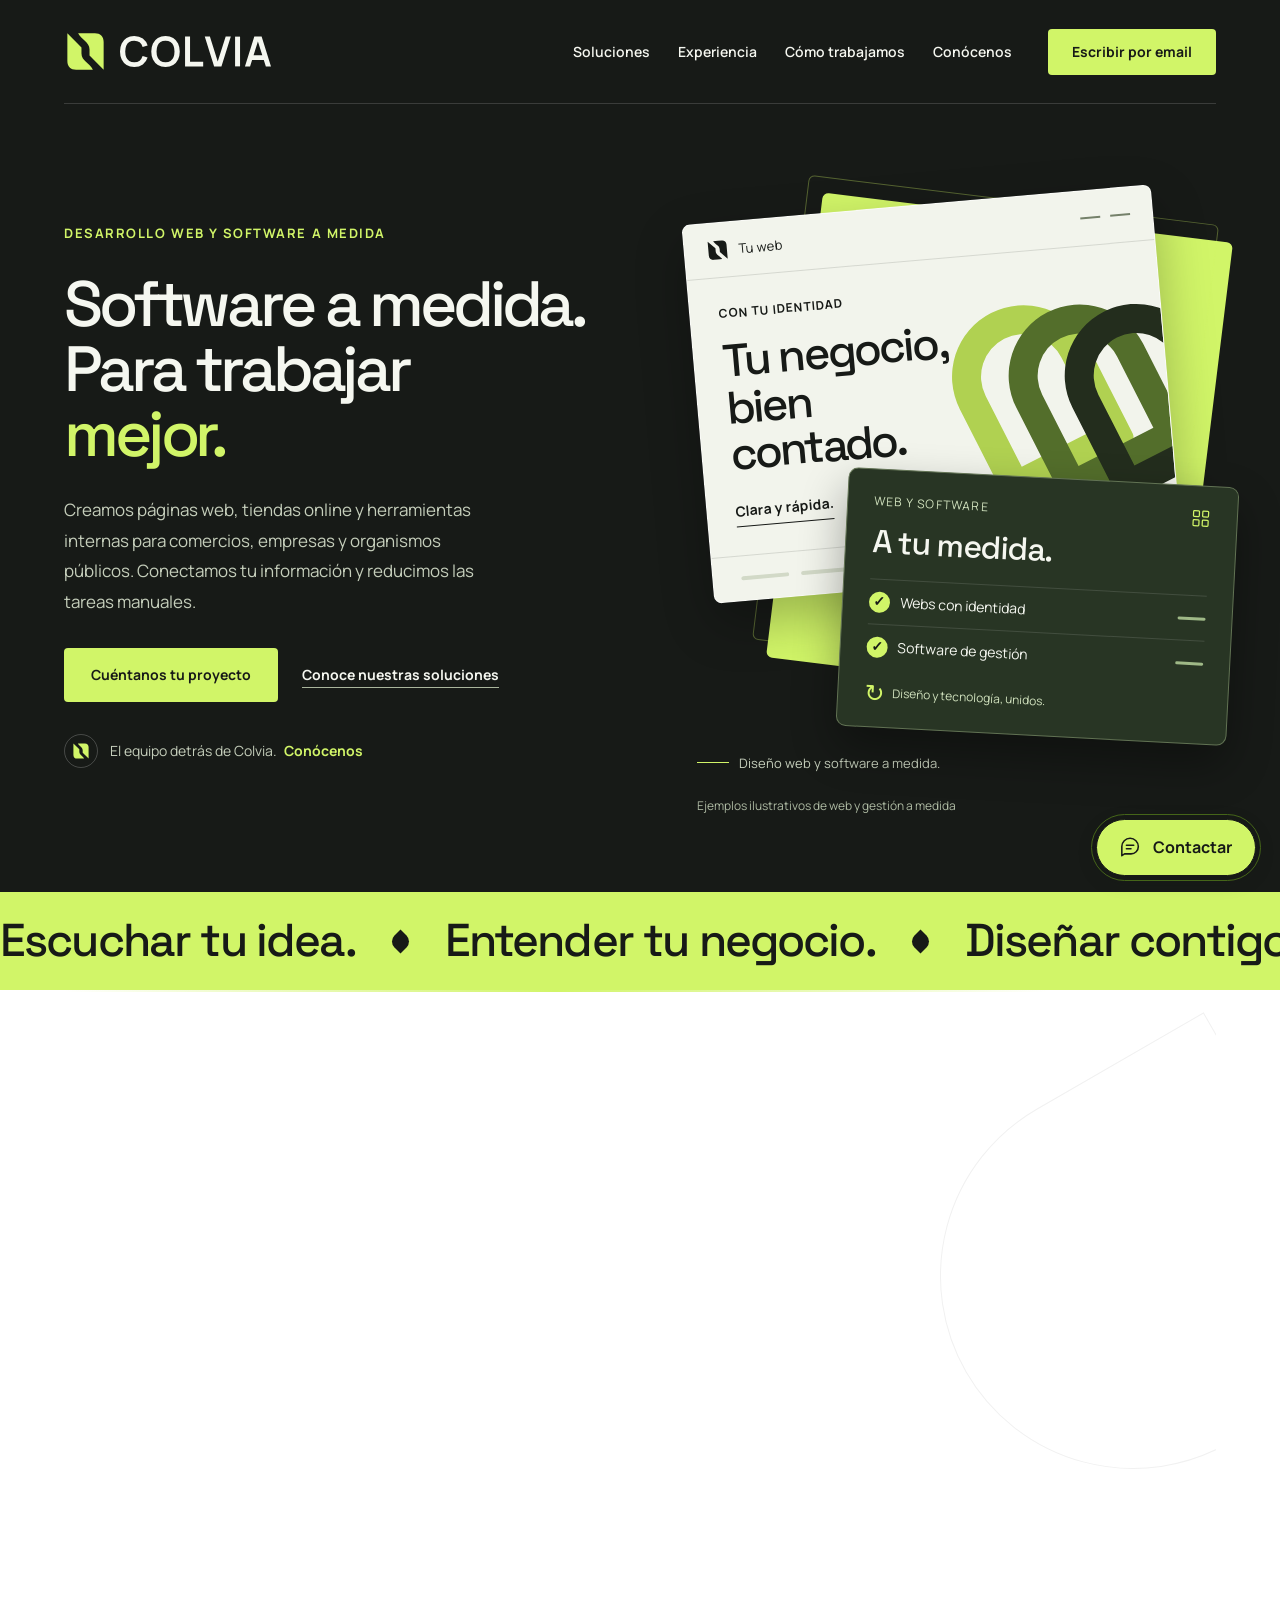
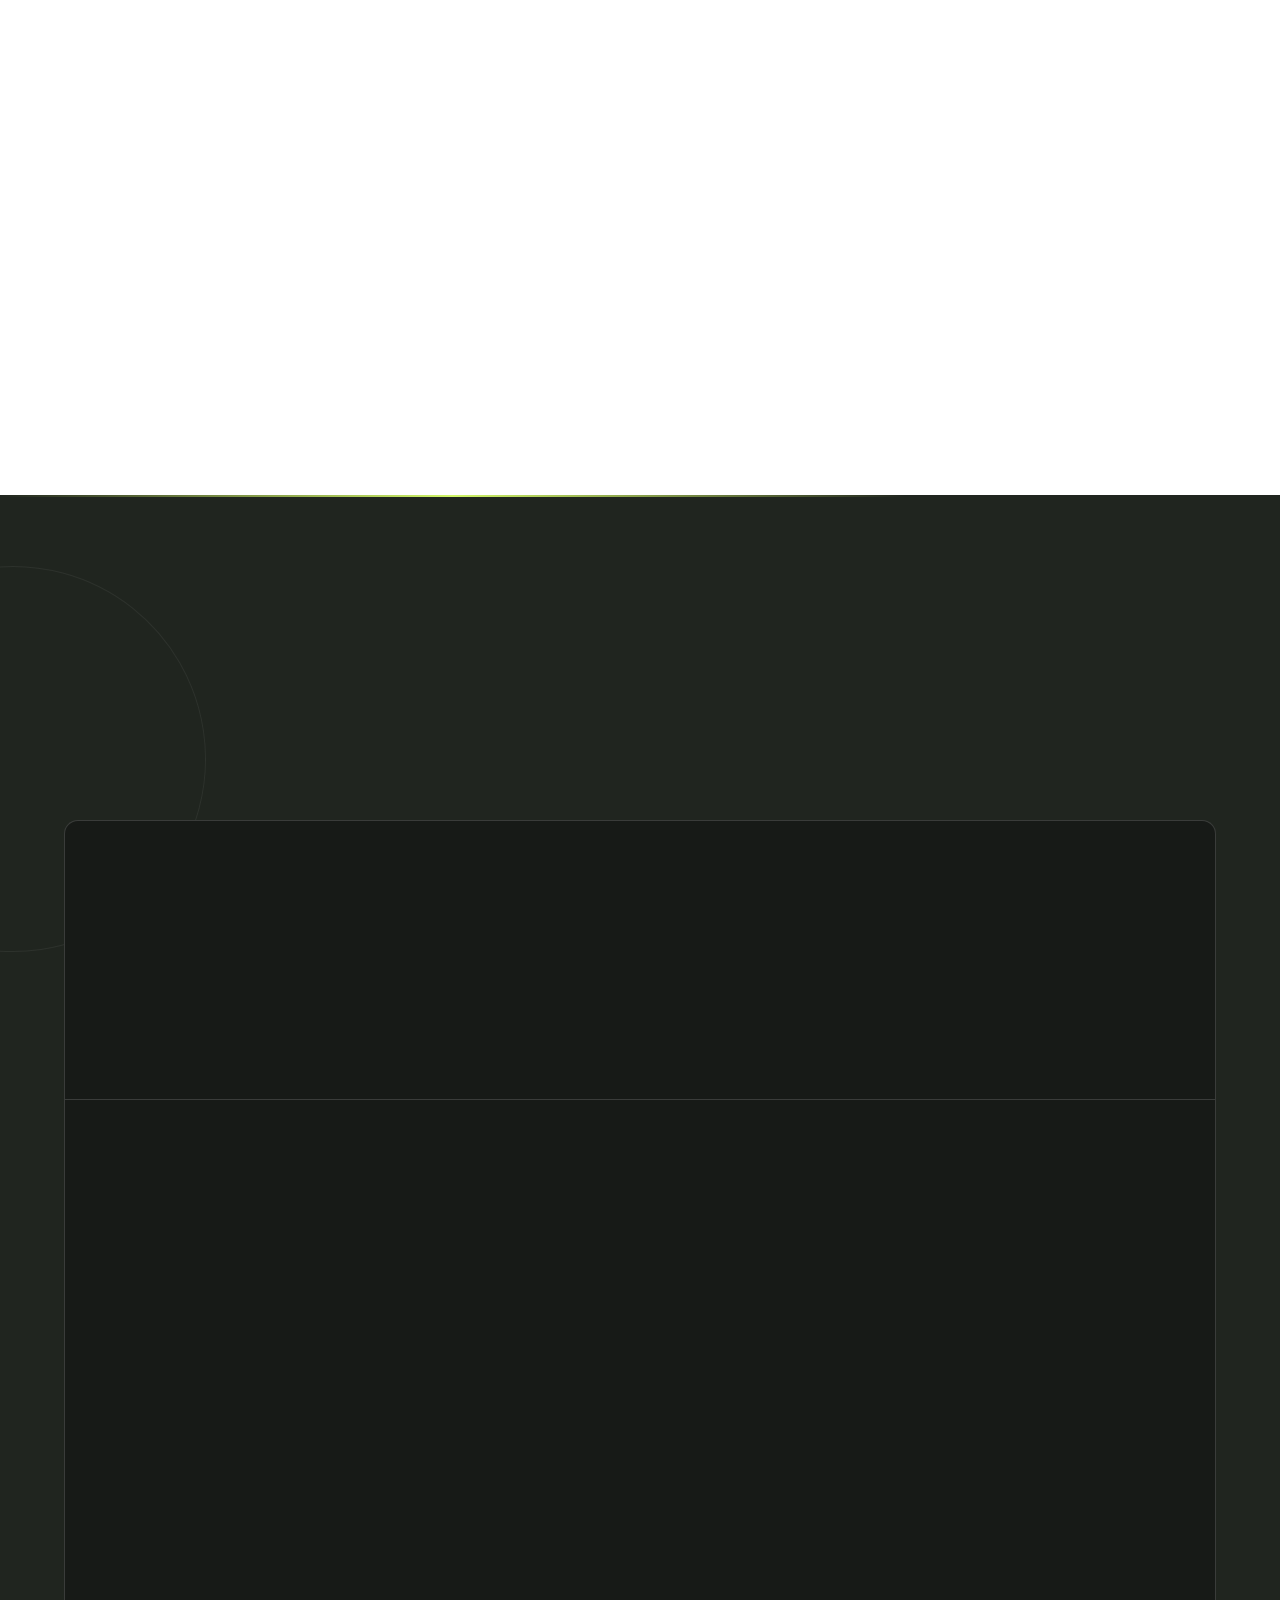
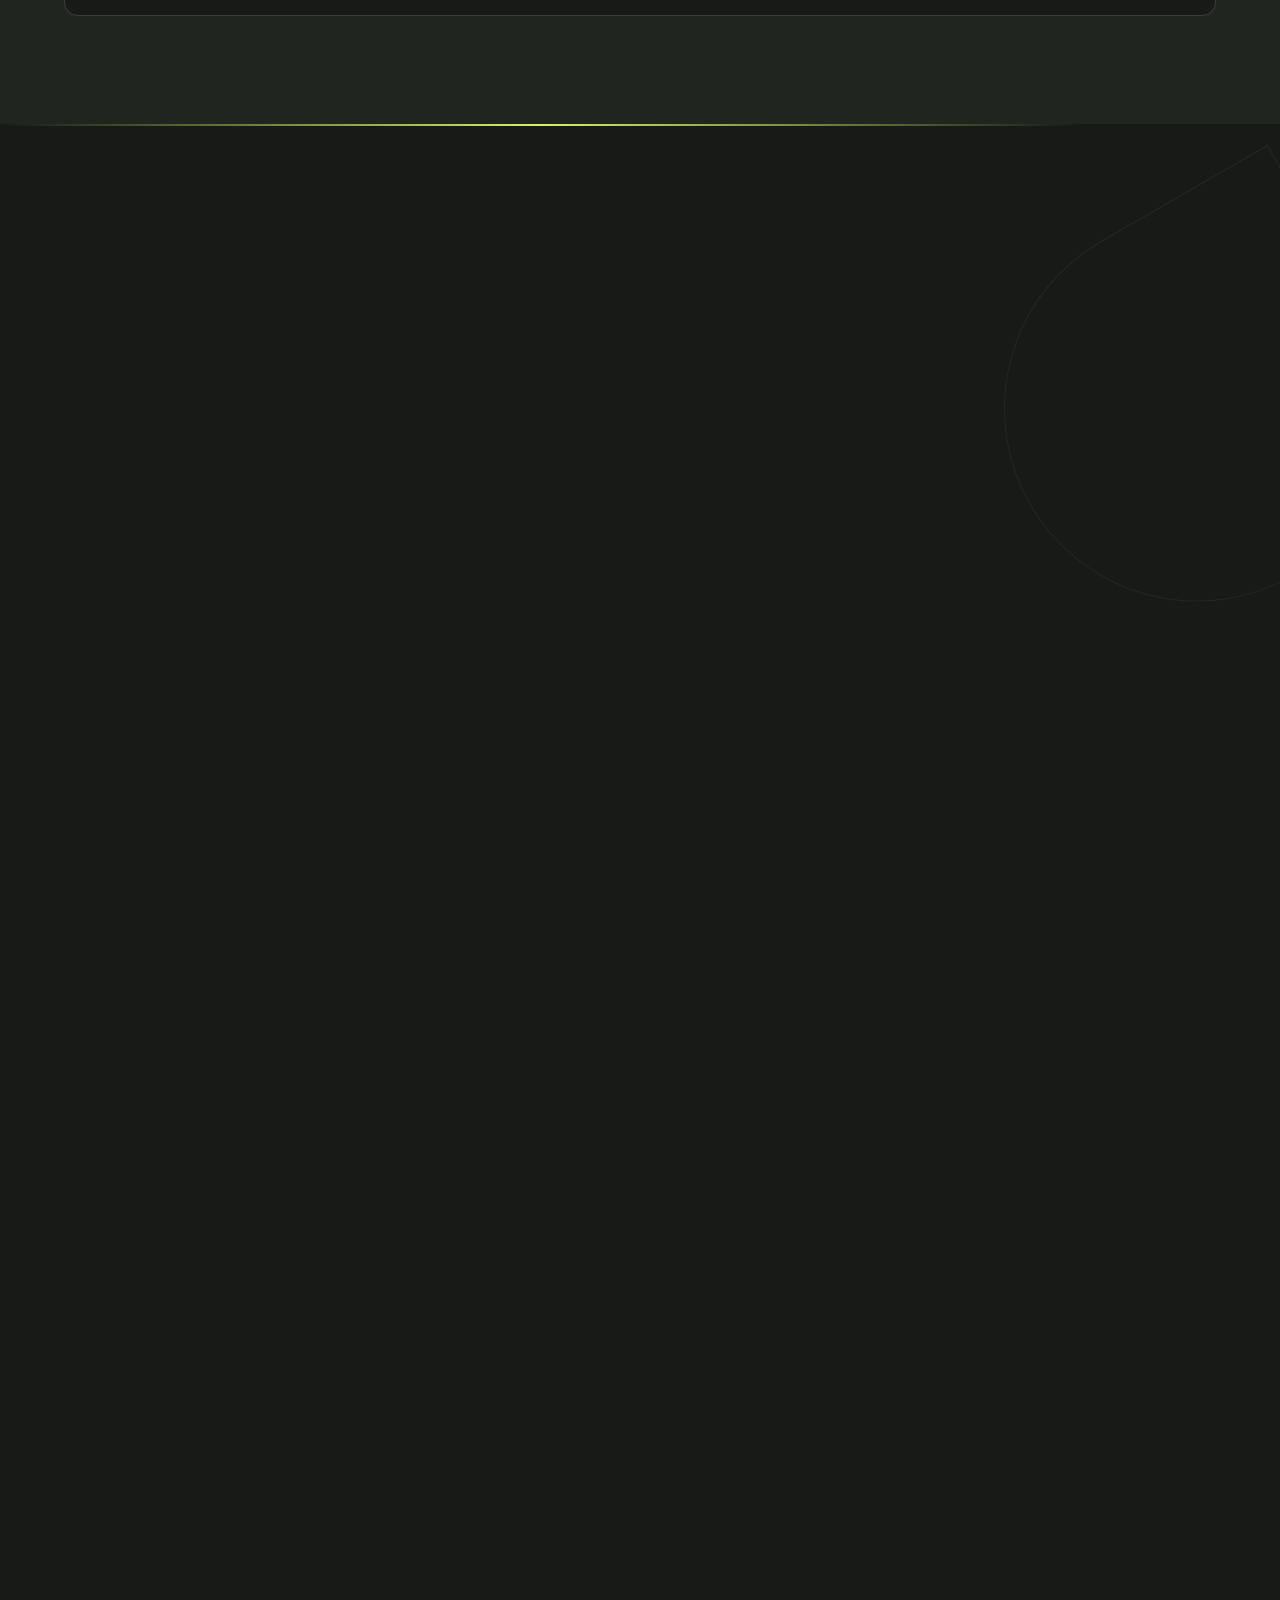
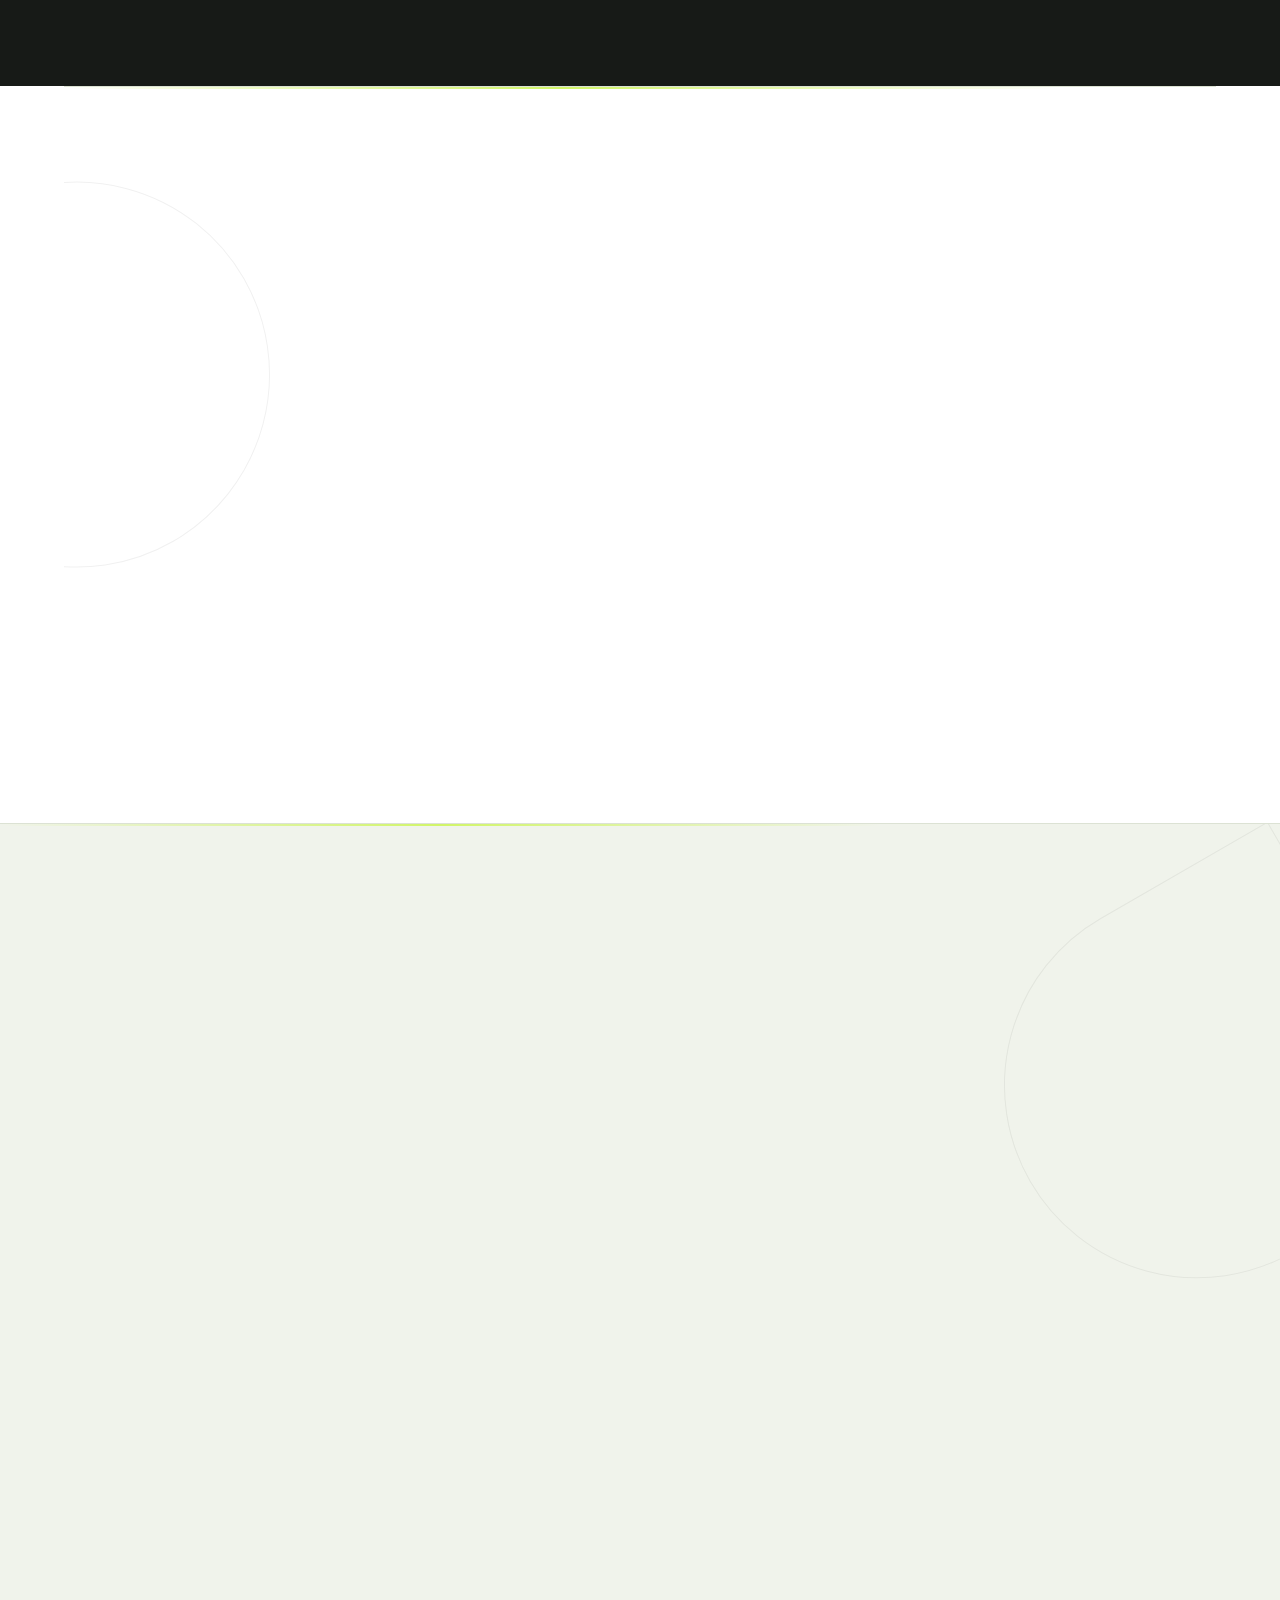
<file: index.html>
<!doctype html>
<html lang="es">
  <head>
    <meta charset="UTF-8" />
    <meta name="viewport" content="width=device-width, initial-scale=1" />
    <meta name="theme-color" content="#171a17" />
    <title>Colvia | Desarrollo web y software a medida</title>
    <meta
      name="description"
      content="Diseño de páginas web, tiendas online y software a medida para negocios, empresas y organismos públicos. Trabajamos en remoto, con trato directo."
    />
    <meta
      name="robots"
      content="index, follow, max-image-preview:large, max-snippet:-1"
    />
    <link rel="canonical" href="https://villarrubi.github.io/colvia/" />
    <meta property="og:type" content="website" />
    <meta property="og:locale" content="es_ES" />
    <meta property="og:site_name" content="Colvia" />
    <meta property="og:url" content="https://villarrubi.github.io/colvia/" />
    <meta
      property="og:title"
      content="Colvia | Desarrollo web y software a medida"
    />
    <meta
      property="og:description"
      content="Webs, tiendas online y herramientas a medida para comercios, empresas y organismos públicos, estén donde estén. Trato directo con quienes lo desarrollan."
    />
    <meta
      property="og:image"
      content="https://villarrubi.github.io/colvia/assets/og-colvia.png?v=2"
    />
    <meta property="og:image:width" content="1200" />
    <meta property="og:image:height" content="630" />
    <meta
      property="og:image:alt"
      content="Colvia. Desarrollo web y software a medida."
    />
    <meta name="twitter:card" content="summary_large_image" />
    <link
      rel="alternate"
      type="text/markdown"
      href="llms.txt"
      title="Resumen de Colvia para agentes de IA"
    />
    <link rel="icon" href="favicon.svg?v=7" type="image/svg+xml" />
    <link rel="apple-touch-icon" href="apple-touch-icon.png" />
    <script type="application/ld+json">
      {
        "@context": "https://schema.org",
        "@graph": [
          {
            "@type": "WebSite",
            "@id": "https://villarrubi.github.io/colvia/#website",
            "url": "https://villarrubi.github.io/colvia/",
            "name": "Colvia",
            "inLanguage": "es-ES",
            "publisher": { "@id": "https://villarrubi.github.io/colvia/#organization" }
          },
          {
            "@type": "Organization",
            "@id": "https://villarrubi.github.io/colvia/#organization",
            "name": "Colvia",
            "description": "Desarrollo de páginas web, tiendas online y software a medida para comercios, empresas, asociaciones y organismos públicos. Trabajo en remoto con clientes de cualquier lugar.",
            "url": "https://villarrubi.github.io/colvia/",
            "logo": "https://villarrubi.github.io/colvia/assets/colvia-logo-512.png",
            "image": "https://villarrubi.github.io/colvia/assets/og-colvia.png?v=2",
            "telephone": "+34 633 58 60 60",
            "email": "avillarrubia2@gmail.com",
            "founder": [
              { "@id": "https://villarrubi.github.io/colvia/conocenos.html#alejandro-villarrubia" },
              { "@id": "https://villarrubi.github.io/colvia/conocenos.html#gonzalo-colina" }
            ],
            "knowsLanguage": "es",
            "areaServed": "Todo el mundo, en remoto",
            "knowsAbout": [
              "Diseño web",
              "Desarrollo web",
              "Tiendas online",
              "Software a medida",
              "Aplicaciones de gestión",
              "Integración de sistemas",
              "Automatización de procesos"
            ],
            "hasOfferCatalog": {
              "@type": "OfferCatalog",
              "name": "Servicios de Colvia",
              "itemListElement": [
                {
                  "@type": "Offer",
                  "url": "https://villarrubi.github.io/colvia/#contacto",
                  "itemOffered": {
                    "@type": "Service",
                    "name": "Software a medida",
                    "serviceType": "Software a medida",
                    "provider": { "@id": "https://villarrubi.github.io/colvia/#organization" },
                    "areaServed": "Todo el mundo, en remoto",
                    "url": "https://villarrubi.github.io/colvia/#servicios",
                    "description": "Aplicaciones y herramientas internas adaptadas a los procesos de cada empresa u organización."
                  }
                },
                {
                  "@type": "Offer",
                  "url": "https://villarrubi.github.io/colvia/#contacto",
                  "itemOffered": {
                    "@type": "Service",
                    "name": "Diseño de páginas web y tiendas online",
                    "serviceType": "Diseño de páginas web y tiendas online",
                    "provider": { "@id": "https://villarrubi.github.io/colvia/#organization" },
                    "areaServed": "Todo el mundo, en remoto",
                    "url": "https://villarrubi.github.io/colvia/#servicios",
                    "description": "Webs corporativas, tiendas online, reservas y catálogos para comercios y negocios locales."
                  }
                },
                {
                  "@type": "Offer",
                  "url": "https://villarrubi.github.io/colvia/#contacto",
                  "itemOffered": {
                    "@type": "Service",
                    "name": "Integración y automatización",
                    "serviceType": "Integración y automatización",
                    "provider": { "@id": "https://villarrubi.github.io/colvia/#organization" },
                    "areaServed": "Todo el mundo, en remoto",
                    "url": "https://villarrubi.github.io/colvia/#servicios",
                    "description": "Conexión de herramientas existentes para evitar duplicar datos y automatizar tareas."
                  }
                }
              ]
            },
            "contactPoint": {
              "@type": "ContactPoint",
              "contactType": "sales",
              "description": "Solicitud de propuesta y presupuesto para un proyecto. Formulario, email, teléfono o WhatsApp.",
              "url": "https://villarrubi.github.io/colvia/#contacto",
              "areaServed": "Todo el mundo, en remoto",
              "telephone": "+34 633 58 60 60",
              "email": "avillarrubia2@gmail.com",
              "availableLanguage": "es"
            }
          },
          {
            "@type": "FAQPage",
            "@id": "https://villarrubi.github.io/colvia/#faq",
            "mainEntity": [
              {
                "@type": "Question",
                "name": "¿Trabajáis con clientes de otras ciudades o países?",
                "acceptedAnswer": {
                  "@type": "Answer",
                  "text": "Sí. Trabajamos en remoto con clientes de cualquier lugar, con videollamadas, avances compartidos y comunicación directa por email o WhatsApp. Si estás cerca, también podemos vernos en persona."
                }
              },
              {
                "@type": "Question",
                "name": "¿Necesito tener una idea completamente definida?",
                "acceptedAnswer": {
                  "@type": "Answer",
                  "text": "Basta con que nos cuentes qué quieres conseguir o qué te está complicando el trabajo. Te ayudamos a ordenar la idea, identificar las prioridades y concretar una primera propuesta. No necesitas preparar documentación técnica."
                }
              },
              {
                "@type": "Question",
                "name": "¿Podéis mejorar un sistema que ya existe?",
                "acceptedAnswer": {
                  "@type": "Answer",
                  "text": "Revisamos su tecnología y los accesos disponibles. Después valoramos si conviene ampliarlo, conectarlo con otras herramientas o crear una nueva solución."
                }
              },
              {
                "@type": "Question",
                "name": "¿Podemos empezar con algo pequeño y ampliarlo después?",
                "acceptedAnswer": {
                  "@type": "Answer",
                  "text": "Sí. Definimos una primera versión con lo esencial y dejamos previstas las posibilidades de ampliación."
                }
              },
              {
                "@type": "Question",
                "name": "¿Cómo se define el presupuesto?",
                "acceptedAnswer": {
                  "@type": "Answer",
                  "text": "Tras revisar el alcance, preparamos una propuesta con presupuesto, calendario y entregables definidos. Los cambios se acuerdan antes de incorporarlos."
                }
              },
              {
                "@type": "Question",
                "name": "¿Podré actualizar el contenido de mi web?",
                "acceptedAnswer": {
                  "@type": "Answer",
                  "text": "Sí, si lo incluimos en el alcance. Acordamos qué textos, imágenes o productos podrás gestionar y te enseñamos a hacerlo."
                }
              },
              {
                "@type": "Question",
                "name": "¿Qué ocurre después de la entrega?",
                "acceptedAnswer": {
                  "@type": "Answer",
                  "text": "Acordamos la puesta en marcha, la documentación y el soporte que necesites. La propuesta concreta el mantenimiento, las responsabilidades y los costes recurrentes que correspondan."
                }
              }
            ]
          }
        ]
      }
    </script>
    <link
      rel="preload"
      href="assets/space-grotesk-latin.woff2"
      as="font"
      type="font/woff2"
      crossorigin
    />
    <link
      rel="preload"
      href="assets/manrope-latin.woff2"
      as="font"
      type="font/woff2"
      crossorigin
    />
    <link rel="stylesheet" href="styles.css?v=20261123-navigation2" />
    <link rel="stylesheet" href="transitions.css?v=20261123-navigation2" />
    <link rel="stylesheet" href="why-colvia.css?v=20261123-navigation2" />
    <link rel="stylesheet" href="portfolio.css?v=20261123-navigation2" />
    <link rel="stylesheet" href="motion.css?v=20261123-navigation2" />
    <link rel="stylesheet" href="hero.css?v=20261123-navigation2" />
    <script src="app.js?v=20261123-navigation2" defer></script>
    <script src="motion.js?v=20261123-navigation2" defer blocking="render"></script>
  <link rel="sitemap" type="application/xml" href="sitemap.xml">
</head>
  <body>
    <div class="reading-progress" aria-hidden="true"></div>
    <a class="skip-link" href="#contenido">Saltar al contenido</a>
    <header class="header-shell" id="inicio">
      <div class="site-header wrap">
        <a class="brand" href="#inicio" aria-label="Colvia, inicio">
          <svg class="brand-mark" viewBox="0 0 64 64" aria-hidden="true">
            <use href="assets/colvia-mark.svg#colvia-mark" />
          </svg>
          <svg
            class="brand-wordmark"
            viewBox="0 0 389.671 80"
            aria-hidden="true"
          >
            <use href="assets/colvia-wordmark.svg#colvia-wordmark" />
          </svg>
        </a>
        <button
          class="menu-toggle"
          type="button"
          aria-expanded="false"
          aria-controls="navigation"
        >
          <span>Menú</span><span class="menu-lines" aria-hidden="true"></span>
        </button>
        <nav id="navigation" aria-label="Navegación principal">
          <a href="#servicios">Soluciones</a>
          <a href="#experiencia">Experiencia</a>
          <a href="#metodo">Cómo trabajamos</a>
          <a href="conocenos.html?v=20261123-navigation2">Conócenos</a>
          <a
            class="button button-primary nav-cta"
            href="mailto:avillarrubia2@gmail.com"
            >Escribir por email</a
          >
        </nav>
      </div>
    </header>
    <main id="contenido">
      <div class="hero-shell hero-renewed">
        <section class="hero wrap" aria-labelledby="hero-title">
          <div class="hero-copy">
            <p class="eyebrow">DESARROLLO WEB Y SOFTWARE A MEDIDA</p>
            <h1 id="hero-title">
              Software a medida.<br />Para trabajar<br /><span>mejor.</span>
            </h1>
            <p class="hero-description">
              Creamos páginas web, tiendas online y herramientas internas para
              comercios, empresas y organismos públicos.
              Conectamos tu información y reducimos las tareas manuales.
            </p>
            <div class="hero-actions">
              <a class="button button-primary" href="#contacto"
                >Cuéntanos tu proyecto</a
              >
              <a class="text-link" href="#servicios"
                >Conoce nuestras soluciones</a
              >
            </div>
            <a class="hero-team about-link" href="conocenos.html?v=20261123-navigation2"
              ><span class="about-link-mark" aria-hidden="true"
                ><svg viewBox="0 0 64 64">
                  <use href="assets/colvia-mark.svg#colvia-mark" /></svg></span
              ><span
                >El equipo detrás de Colvia.<strong>Conócenos</strong></span
              ></a
            >
          </div>
          <figure
            class="hero-visual studio-visual"
            aria-labelledby="studio-caption"
          >
            <div class="system-canvas studio-scene" aria-hidden="true">
              <div class="studio-backplate"></div>
              <div class="studio-browser">
                <div class="studio-browser-bar">
                  <svg viewBox="0 0 64 64">
                    <use href="assets/colvia-mark.svg#colvia-mark" />
                  </svg>
                  <span>Tu web</span>
                  <i></i><i></i>
                </div>
                <div class="studio-web-content">
                  <span class="studio-kicker">CON TU IDENTIDAD</span>
                  <strong>Tu negocio,<br />bien<br />contado.</strong>
                  <div class="studio-sculpture"><i></i><i></i><i></i></div>
                  <span class="studio-web-link">Clara y rápida.</span>
                </div>
                <div class="studio-browser-footer"><i></i><i></i><i></i></div>
              </div>
              <div class="studio-workspace">
                <div class="studio-workspace-top">
                  <span>WEB Y SOFTWARE</span
                  ><svg viewBox="0 0 24 24" fill="none">
                    <rect x="3" y="3" width="7" height="7" rx="1" />
                    <rect x="14" y="3" width="7" height="7" rx="1" />
                    <rect x="3" y="14" width="7" height="7" rx="1" />
                    <rect x="14" y="14" width="7" height="7" rx="1" />
                  </svg>
                </div>
                <strong>A tu medida.</strong>
                <div class="studio-task">
                  <span class="studio-check">✓</span><span>Webs con identidad</span
                  ><span class="studio-task-line"></span>
                </div>
                <div class="studio-task">
                  <span class="studio-check">✓</span><span>Software de gestión</span
                  ><span class="studio-task-line"></span>
                </div>
                <div class="studio-sync">
                  <span class="studio-sync-icon">↻</span>Diseño y tecnología, unidos.
                </div>
              </div>
              <div class="studio-label">
                <span></span>Diseño web y software a medida.
              </div>
            </div>
            <figcaption id="studio-caption">
              Ejemplos ilustrativos de web y gestión a medida
            </figcaption>
          </figure>
        </section>
      </div>
      <section
        class="section wrap services-section"
        id="servicios"
        aria-labelledby="services-title"
      >
        <div class="section-heading reveal">
          <div>
            <p class="eyebrow">QUÉ HACEMOS</p>
            <h2 id="services-title">
              La herramienta adecuada. <br />Para tu forma de trabajar.
            </h2>
          </div>
          <p>
            Desde organizar el trabajo de tu equipo hasta vender online. Te
            ayudamos a elegir por dónde empezar.
          </p>
        </div>
        <div class="service-list">
          <article class="service-row reveal">
            <div class="service-title">
              <svg viewBox="0 0 48 48" aria-hidden="true">
                <rect x="5" y="6" width="16" height="16" rx="2" />
                <rect x="27" y="26" width="16" height="16" rx="2" />
                <path d="M29 7h12v12M7 28v12h12M21 14h6v20" />
              </svg>
              <h3>Software <br />a medida.</h3>
            </div>
            <div class="service-description">
              <p>
                Aplicaciones para gestionar solicitudes, tareas y documentación,
                con las funciones que necesita tu equipo.
              </p>
              <ul class="tag-list">
                <li>Herramientas internas</li>
                <li>Gestión de procesos</li>
                <li>Aplicaciones específicas</li>
              </ul>
            </div>
            <details class="service-options">
              <summary>
                Ver ejemplos de herramientas<span aria-hidden="true">+</span>
              </summary>
              <div class="service-options-content">
                <p>
                  <strong>Gestión interna</strong>Solicitudes, tareas y
                  documentación en una aplicación adaptada al equipo.
                </p>
                <p>
                  <strong>Acceso por perfiles</strong>Pantallas y permisos
                  definidos según quién utiliza la herramienta.
                </p>
                <p>
                  <strong>Seguimiento de actividad</strong>Estados, búsquedas e
                  informes para consultar el trabajo en curso.
                </p>
              </div>
            </details>
          </article>
          <article class="service-row reveal">
            <div class="service-title">
              <svg viewBox="0 0 48 48" aria-hidden="true">
                <rect x="5" y="8" width="38" height="31" rx="3" />
                <path d="M5 17h38M12 12h2m4 0h2M12 25h10m-10 7h22" />
              </svg>
              <h3>Web y <br />comercio digital.</h3>
            </div>
            <div class="service-description">
              <p>
                Webs y tiendas online para presentar tu actividad, vender y
                atender a tus clientes.
              </p>
              <ul class="tag-list">
                <li>Páginas web</li>
                <li>Tiendas online</li>
                <li>Reservas y catálogos</li>
              </ul>
            </div>
            <details class="service-options">
              <summary>
                Explorar formatos de web<span aria-hidden="true">+</span>
              </summary>
              <div class="service-options-content">
                <p>
                  <strong>Web corporativa</strong>Presentar tu actividad,
                  explicar tus servicios y facilitar el contacto.
                </p>
                <p>
                  <strong>Tienda online</strong>Catálogo, compra y gestión de
                  pedidos, con el alcance acordado para tu negocio.
                </p>
                <p>
                  <strong>Reservas y catálogos</strong>Mostrar disponibilidad,
                  recibir solicitudes o ayudar a elegir un producto.
                </p>
              </div>
            </details>
          </article>
          <article class="service-row reveal">
            <div class="service-title">
              <svg viewBox="0 0 48 48" aria-hidden="true">
                <path
                  d="M7 16h13v16h21M28 9h13v14H28zM7 26h13v14H7zM20 16h8M34 23v9"
                />
              </svg>
              <h3>Integración <br />y evolución.</h3>
            </div>
            <div class="service-description">
              <p>
                Conectamos tus herramientas para evitar duplicar datos y
                automatizar tareas. Revisamos qué permite tu sistema antes de
                proponer mejoras.
              </p>
              <ul class="tag-list">
                <li>Integraciones</li>
                <li>Automatización</li>
                <li>Mejora de sistemas</li>
              </ul>
            </div>
            <details class="service-options">
              <summary>
                Qué revisamos de tu sistema<span aria-hidden="true">+</span>
              </summary>
              <div class="service-options-content">
                <p>
                  <strong>Herramientas actuales</strong>Qué utilizáis, qué
                  tareas se repiten y dónde se pierde información.
                </p>
                <p>
                  <strong>Accesos e integraciones</strong>Documentación, APIs y
                  opciones de exportación que permita cada herramienta.
                </p>
                <p>
                  <strong>Alcance de la mejora</strong>Qué conviene conectar,
                  automatizar o ampliar y cómo comprobar el resultado.
                </p>
              </div>
            </details>
          </article>
        </div>
      </section>

      <section
        class="why-section section"
        id="por-que-colvia"
        aria-labelledby="why-title"
      >
        <div class="wrap">
          <div class="section-heading reveal">
            <div>
              <p class="eyebrow">POR QUÉ ELEGIR COLVIA</p>
              <h2 id="why-title">
                Tecnología a medida.<span>Trato de tú a tú.</span>
              </h2>
            </div>
            <p>
              Trabajas directamente con quienes diseñan y desarrollan tu
              proyecto.
            </p>
          </div>
          <div class="why-panel">
            <div class="why-benefits">
              <article class="why-benefit-card reveal">
                <div class="why-card-label">
                  <svg
                    class="why-icon"
                    viewBox="0 0 48 48"
                    fill="none"
                    stroke="currentColor"
                    stroke-width="1.6"
                    aria-hidden="true"
                  >
                    <path
                      d="M8 21v20h32V21M5 20l5-12h28l5 12M5 20c0 7 10 7 10 0 0 7 9 7 9 0 0 7 9 7 9 0 0 7 10 7 10 0M19 41V29h10v12"
                    />
                  </svg>
                  <span>CERCA DE TU NEGOCIO</span>
                </div>
                <h3>Cerca de ti, estés donde estés.</h3>
                <p>
                  Trabajamos en remoto con trato directo. Una tienda, un bar o
                  una empresa: nos interesan tus tareas diarias y lo que
                  necesitas mejorar.
                </p>
              </article>
              <article class="why-benefit-card reveal">
                <div class="why-card-label">
                  <svg
                    class="why-icon"
                    viewBox="0 0 48 48"
                    fill="none"
                    stroke="currentColor"
                    stroke-width="1.6"
                    aria-hidden="true"
                  >
                    <rect x="6" y="8" width="36" height="27" rx="3" />
                    <path
                      d="M6 16h36M18 41h12M24 35v6M19 22l-4 4 4 4M29 22l4 4-4 4"
                    />
                  </svg>
                  <span>DISEÑO Y DESARROLLO</span>
                </div>
                <h3>Diseño y desarrollo, juntos.</h3>
                <p>
                  Cuidamos tanto lo que ve tu cliente como las herramientas que
                  utilizas para atenderlo.
                </p>
              </article>
            </div>
            <div class="why-process" id="metodo">
              <div class="why-process-heading reveal">
                <div>
                  <p class="why-process-label">CÓMO TRABAJAMOS</p>
                  <h3 id="method-title">Claridad en cada fase.</h3>
                </div>
                <p>
                  Conoces el alcance, el presupuesto y los avances. Si algo
                  cambia, lo hablamos antes de continuar.
                </p>
              </div>
              <ol class="process-list" aria-labelledby="method-title">
                <li class="reveal">
                  <span class="process-line" aria-hidden="true"></span>
                  <h4>Entender.</h4>
                  <p>
                    Escuchamos a quienes usarán la solución y concretamos la
                    necesidad que hay que resolver.
                  </p>
                </li>
                <li class="reveal">
                  <span class="process-line" aria-hidden="true"></span>
                  <h4>Definir.</h4>
                  <p>
                    Priorizamos las funciones útiles y acordamos presupuesto y
                    entregables antes de desarrollar.
                  </p>
                </li>
                <li class="reveal">
                  <span class="process-line" aria-hidden="true"></span>
                  <h4>Construir.</h4>
                  <p>
                    Diseñamos, desarrollamos y revisamos avances contigo.
                    Probamos lo construido frente a lo acordado.
                  </p>
                </li>
                <li class="reveal">
                  <span class="process-line" aria-hidden="true"></span>
                  <h4>Dar continuidad.</h4>
                  <p>
                    Preparamos la entrega y la documentación. Definimos el
                    soporte y la evolución que necesites.
                  </p>
                </li>
              </ol>
            </div>
            <div class="why-team reveal">
              <div class="why-team-portraits">
                <img
                  src="assets/alejandro-desarrollando.webp"
                  alt="Alejandro Villarrubia"
                  width="960"
                  height="720"
                  loading="lazy"
                  decoding="async"
                />
                <img
                  src="assets/gonzalo-desarrollando.webp"
                  alt="Gonzalo Colina"
                  width="960"
                  height="720"
                  loading="lazy"
                  decoding="async"
                />
              </div>
              <div class="why-team-copy">
                <p>Alejandro y Gonzalo.</p>
                <strong>Hablas con quienes lo desarrollan.</strong>
              </div>
              <a class="why-team-link" href="conocenos.html?v=20261123-navigation2"
                >Conoce al equipo</a
              >
            </div>
          </div>
        </div>
      </section>

      <section
        class="experience-section portfolio-section section"
        id="experiencia"
        aria-labelledby="experience-title"
      >
        <div class="wrap">
          <div class="section-heading reveal">
            <div>
              <p class="eyebrow">NUESTRA EXPERIENCIA</p>
              <h2 id="experience-title">
                Distintos sectores.<span>Soluciones propias.</span>
              </h2>
            </div>
            <p>
              La trayectoria del equipo abarca estos cuatro ámbitos, con
              necesidades y formas de uso distintas.
            </p>
          </div>
          <div class="portfolio-grid">
            <article class="portfolio-card reveal">
              <div
                class="portfolio-preview sector-professional"
                aria-hidden="true"
              >
                <div class="sector-grid-lines"></div>
                <div class="portfolio-screen sector-paper">
                  <span>Aa</span><i></i><i></i><i></i>
                </div>
                <div class="sector-paper-back"></div>
                <span class="sector-visual-word">Identidad propia.</span>
              </div>
              <div class="portfolio-copy">
                <p class="case-type">PRESENCIA DIGITAL</p>
                <h3>Particulares y profesionales.</h3>
                <p>
                  Webs para profesionales independientes, despachos y estudios:
                  presentar su actividad y facilitar el contacto.
                </p>
              </div>
            </article>
            <article class="portfolio-card reveal">
              <div class="portfolio-preview sector-business" aria-hidden="true">
                <div class="business-stack"><i></i><i></i><i></i></div>
                <div class="coffee-scene">
                  <span class="coffee-saucer"></span
                  ><span class="coffee-cup"></span
                  ><span class="coffee-steam"></span>
                </div>
                <span class="sector-visual-word"
                  >Cada negocio,<br />su manera.</span
                >
              </div>
              <div class="portfolio-copy">
                <p class="case-type">SOLUCIONES PARA NEGOCIOS</p>
                <h3>Empresas privadas.</h3>
                <p>
                  Presencia online y herramientas de gestión para empresas,
                  comercios y hostelería.
                </p>
              </div>
            </article>
            <article class="portfolio-card reveal" id="sector-publico">
              <div class="portfolio-preview sector-public" aria-hidden="true">
                <div class="health-orbit"><i></i><b>+</b></div>
                <svg class="sector-pulse" viewBox="0 0 600 80">
                  <path
                    d="M0 45H170l20-18 24 34 25-47 25 31h336"
                    fill="none"
                    stroke="currentColor"
                    stroke-width="2"
                  /></svg
                ><span class="sector-visual-word"
                  >Necesidades reales.<br />Software a medida.</span
                >
              </div>
              <div class="portfolio-copy">
                <p class="case-type">ENTORNOS ESPECIALIZADOS</p>
                <h3>Sector público.</h3>
                <p>
                  Experiencia en desarrollo e implantación de software a medida
                  en hospitales públicos. También valoramos proyectos y
                  licitaciones para organismos públicos según su alcance,
                  requisitos y nuestra capacidad de ejecución.
                </p>
              </div>
            </article>
            <article class="portfolio-card reveal">
              <div
                class="portfolio-preview sector-community"
                aria-hidden="true"
              >
                <div class="community-orbit">
                  <i></i><i></i><i></i><i></i><span></span>
                </div>
                <span class="sector-visual-word"
                  >Personas.<br />Actividad.<br />Comunidad.</span
                >
              </div>
              <div class="portfolio-copy">
                <p class="case-type">HERRAMIENTAS PARA COMUNIDADES</p>
                <h3>Clubes y asociaciones.</h3>
                <p>
                  Webs y plataformas para dar visibilidad a su actividad,
                  compartir información y organizar recursos para sus miembros.
                </p>
              </div>
            </article>
          </div>
          <div class="portfolio-closing reveal">
            <div>
              <h3>¿Buscas algo parecido?</h3>
              <p>
                Cuéntanos qué necesitas y te hablamos de nuestra experiencia en
                proyectos similares.
              </p>
            </div>
          </div>
        </div>
      </section>

      <section class="faq-section section wrap" aria-labelledby="faq-title">
        <div class="faq-heading reveal">
          <p class="eyebrow">ANTES DE EMPEZAR</p>
          <h2 id="faq-title">Las cosas claras.</h2>
          <p>
            Cada proyecto tiene su contexto. <br />Estas son algunas preguntas
            habituales.
          </p>
        </div>
        <div class="faq-list reveal">
          <details>
            <summary>
              ¿Trabajáis con clientes de otras ciudades o países?<span
                class="faq-plus"
                aria-hidden="true"
              ></span>
            </summary>
            <div class="faq-answer">
              <p>
                Sí. Trabajamos en remoto con clientes de cualquier lugar, con
                videollamadas, avances compartidos y comunicación directa por
                email o WhatsApp. Si estás cerca, también podemos vernos en
                persona.
              </p>
            </div>
          </details>
          <details>
            <summary>
              ¿Necesito tener una idea completamente definida?<span
                class="faq-plus"
                aria-hidden="true"
              ></span>
            </summary>
            <div class="faq-answer">
              <p>
                Basta con que nos cuentes qué quieres conseguir o qué te está
                complicando el trabajo. Te ayudamos a ordenar la idea,
                identificar las prioridades y concretar una primera propuesta.
                No necesitas preparar documentación técnica.
              </p>
            </div>
          </details>
          <details>
            <summary>
              ¿Podéis mejorar un sistema que ya existe?<span
                class="faq-plus"
                aria-hidden="true"
              ></span>
            </summary>
            <div class="faq-answer">
              <p>
                Revisamos su tecnología y los accesos disponibles. Después
                valoramos si conviene ampliarlo, conectarlo con otras
                herramientas o crear una nueva solución.
              </p>
            </div>
          </details>
          <details>
            <summary>
              ¿Podemos empezar con algo pequeño y ampliarlo después?<span
                class="faq-plus"
                aria-hidden="true"
              ></span>
            </summary>
            <div class="faq-answer">
              <p>
                Sí. Definimos una primera versión con lo esencial y dejamos
                previstas las posibilidades de ampliación.
              </p>
            </div>
          </details>
          <details>
            <summary>
              ¿Cómo se define el presupuesto?<span
                class="faq-plus"
                aria-hidden="true"
              ></span>
            </summary>
            <div class="faq-answer">
              <p>
                Tras revisar el alcance, preparamos una propuesta con
                presupuesto, calendario y entregables definidos. Los cambios se
                acuerdan antes de incorporarlos.
              </p>
            </div>
          </details>

          <details>
            <summary>
              ¿Podré actualizar el contenido de mi web?<span
                class="faq-plus"
                aria-hidden="true"
              ></span>
            </summary>
            <div class="faq-answer">
              <p>
                Sí, si lo incluimos en el alcance. Acordamos qué textos,
                imágenes o productos podrás gestionar y te enseñamos a hacerlo.
              </p>
            </div>
          </details>
          <details>
            <summary>
              ¿Qué ocurre después de la entrega?<span
                class="faq-plus"
                aria-hidden="true"
              ></span>
            </summary>
            <div class="faq-answer">
              <p>
                Acordamos la puesta en marcha, la documentación y el soporte que
                necesites. La propuesta concreta el mantenimiento, las
                responsabilidades y los costes recurrentes que correspondan.
              </p>
            </div>
          </details>
        </div>
      </section>

      <section
        class="contact-section section"
        id="contacto"
        aria-labelledby="contact-title"
      >
        <div class="wrap contact-grid">
          <div class="contact-copy reveal">
            <p class="eyebrow">EMPECEMOS POR TU NECESIDAD</p>
            <h2 id="contact-title">¿Qué necesitas <br />resolver?</h2>
            <p>
              Cuéntanos qué quieres mejorar y en qué punto estás. Te ayudamos a
              concretarlo, estés donde estés.
            </p>
            <p>
              Envíanos el formulario o contacta por email, teléfono o WhatsApp.
            </p>
            <div class="contact-direct">
              <a
                class="contact-email"
                data-contact-email
                href="mailto:avillarrubia2@gmail.com"
                >avillarrubia2@gmail.com</a
              ><a class="contact-phone" href="tel:+34633586060">633 58 60 60</a>
              <a
                class="contact-whatsapp"
                href="https://wa.me/34633586060"
                target="_blank"
                rel="noopener noreferrer"
                >Escribir directamente por WhatsApp</a
              >
            </div>
            <div class="contact-note">
              <span>EMPRESAS · COMERCIOS · SECTOR PÚBLICO</span
              ><svg viewBox="0 0 64 64" aria-hidden="true">
                <use href="assets/colvia-mark.svg#colvia-mark" />
              </svg>
            </div>
          </div>
          <form
            id="brief-form"
            class="contact-form reveal"
            action="https://formsubmit.co/avillarrubia2@gmail.com"
            method="POST"
            data-submit-url="https://formsubmit.co/ajax/avillarrubia2@gmail.com"
            toolname="solicitar_propuesta_colvia"
            tooldescription="Envía a Colvia una consulta para pedir propuesta y presupuesto de una web, tienda online, software a medida o integración. Úsala cuando la persona quiera contratar o consultar un proyecto. Colvia responde por email."
          >
            <h3>Hablemos de tu proyecto.</h3>
            <p class="form-intro">
              Envíanos tu consulta y te responderemos por email.
            </p>
            <input
              type="hidden"
              name="_subject"
              value="Nueva consulta desde Colvia"
            />
            <input type="hidden" name="_template" value="table" />
            <input
              class="form-honeypot"
              type="text"
              name="_honey"
              tabindex="-1"
              autocomplete="off"
              aria-hidden="true"
            />
            <div class="field-row">
              <label for="name"
                >Tu nombre<input
                  id="name"
                  name="name"
                  toolparamdescription="Nombre y apellidos de la persona que hace la consulta."
                  autocomplete="name"
                  placeholder="Nombre y apellidos"
                  required
                  maxlength="100"
              /></label>
              <label for="email"
                >Tu correo electrónico<input
                  id="email"
                  name="email"
                  toolparamdescription="Correo donde la persona quiere recibir la respuesta."
                  type="email"
                  autocomplete="email"
                  placeholder="nombre@ejemplo.com"
                  required
                  maxlength="254"
              /></label>
            </div>
            <label for="business"
              >Empresa u organización (opcional)<input
                id="business"
                name="business"
                toolparamdescription="Nombre del negocio, empresa u organismo, si lo hay."
                autocomplete="organization"
                placeholder="Nombre de tu negocio o entidad"
                maxlength="120"
            /></label>
            <label for="service"
              >¿En qué podemos ayudarte?<span class="select-wrap"
                ><select
                  name="service"
                  id="service"
                  toolparamdescription="Tipo de proyecto. Si no está claro, elige Necesito orientación."
                >
                  <option>Software a medida</option>
                  <option>Web y comercio digital</option>
                  <option>Integración o evolución</option>
                  <option>Proyecto para el sector público</option>
                  <option>Necesito orientación</option>
                </select></span
              ></label
            >
            <label for="message"
              >¿Qué necesitas resolver?<textarea
                id="message"
                name="message"
                toolparamdescription="Qué necesita resolver, quién lo usará, en qué punto está, herramientas actuales y, si los conoce, plazos y presupuesto orientativo."
                rows="4"
                placeholder="Qué necesitas, quién lo utilizará y en qué punto está el proyecto…"
                required
                maxlength="1800"
              ></textarea>
            </label>
            <button
              class="button button-primary"
              id="submit-brief"
              type="submit"
            >
              <span id="submit-label">Enviar consulta</span>
            </button>
            <p class="form-footnote" id="form-footnote">
              Usaremos tus datos para responder a tu consulta. El envío se
              gestiona a través de FormSubmit.
              <a class="form-privacy" href="privacidad.html?v=20261123-navigation2" data-privacy>Cómo usamos tus datos</a>
            </p>
            <p id="form-status" role="status" aria-live="polite"></p>
            <noscript
              ><p>
                Al enviar, continuarás en FormSubmit para completar la consulta.
              </p></noscript
            >
          </form>
        </div>
      </section>
    </main>
    <footer class="site-footer">
      <div class="wrap">
        <div class="footer-top">
          <a class="brand" href="#inicio" aria-label="Colvia, volver al inicio"
            ><svg class="brand-mark" viewBox="0 0 64 64" aria-hidden="true">
              <use href="assets/colvia-mark.svg#colvia-mark" /></svg
            ><svg
              class="brand-wordmark"
              viewBox="0 0 389.671 80"
              aria-hidden="true"
            >
              <use href="assets/colvia-wordmark.svg#colvia-wordmark" /></svg
          ></a>
          <p>Software a medida. <br />Relaciones de persona a persona.</p>
          <a class="back-top" href="#inicio">Volver al inicio</a>
        </div>
        <div class="footer-bottom">
          <span>© <span id="year">2026</span> Colvia</span
          ><span>Desarrollo web y software a medida.</span
          ><a href="privacidad.html?v=20261123-navigation2" class="privacy-trigger" data-privacy>Privacidad</a>
          <a class="sitemap-link" href="sitemap.xml">Mapa del sitio</a>
        </div>
      </div>
    </footer>

    <details class="contact-dock">
      <summary>
        <svg viewBox="0 0 24 24" aria-hidden="true">
          <path d="M20 11.5a8 8 0 0 1-8 8H5l-3 2v-10a9 9 0 0 1 18 0Z" />
          <path d="M7 10h8M7 14h5" />
        </svg>
        <span>Contactar</span>
      </summary>
      <div
        class="contact-dock-panel"
        role="region"
        aria-labelledby="quick-contact-title"
      >
        <p id="quick-contact-title">Hablemos de tu proyecto.</p>
        <p class="contact-dock-intro">Elige cómo te viene mejor.</p>
        <a
          href="https://wa.me/34633586060"
          target="_blank"
          rel="noopener noreferrer"
          ><strong>WhatsApp</strong><span>Abrir una conversación</span></a
        >
        <a href="mailto:avillarrubia2@gmail.com"
          ><strong>Email</strong><span>Escribir desde tu correo</span></a
        >
        <a href="tel:+34633586060"
          ><strong>Llamar</strong><span>633 58 60 60</span></a
        >
        <a class="contact-dock-brief" href="#contacto"
          ><strong>Prefiero el formulario</strong
          ><span>Enviar una consulta por email</span></a
        >
      </div>
    </details>
    <dialog
      id="privacy-dialog"
      class="privacy-dialog"
      aria-labelledby="privacy-title"
    >
      <button class="dialog-close" type="button" aria-label="Cerrar privacidad">
        <span aria-hidden="true">×</span>
      </button>
      <p class="eyebrow">TU INFORMACIÓN</p>
      <h2 id="privacy-title">Privacidad, con claridad.</h2>
      <p>
        Usamos tu nombre, correo y mensaje para atender tu consulta. La empresa
        u organización es opcional. Esta web no incorpora analítica ni cookies
        de seguimiento.
      </p>
      <p>
        Al enviar el formulario, tus datos se transmiten a FormSubmit para
        remitirnos la consulta por correo. El servicio indica que conserva los
        envíos durante 30 días. Puedes consultar su
        <a
          href="https://formsubmit.co/privacy.pdf"
          target="_blank"
          rel="noopener noreferrer"
          >política de privacidad</a
        >. Los enlaces de WhatsApp, teléfono y email se abren solo cuando los
        eliges.
      </p>
      <p>
        Atendemos tu solicitud y, si lo pides, preparamos una propuesta. Puedes
        solicitar acceso, rectificación o supresión de tus datos escribiéndonos.
        <a href="privacidad.html?v=20261123-navigation2">Leer la información completa de privacidad</a>.
      </p>
      <p>
        Para cualquier consulta sobre tus datos, escríbenos a
        <a href="mailto:avillarrubia2@gmail.com">avillarrubia2@gmail.com</a>.
      </p>
    </dialog>
  </body>
</html>
</file>
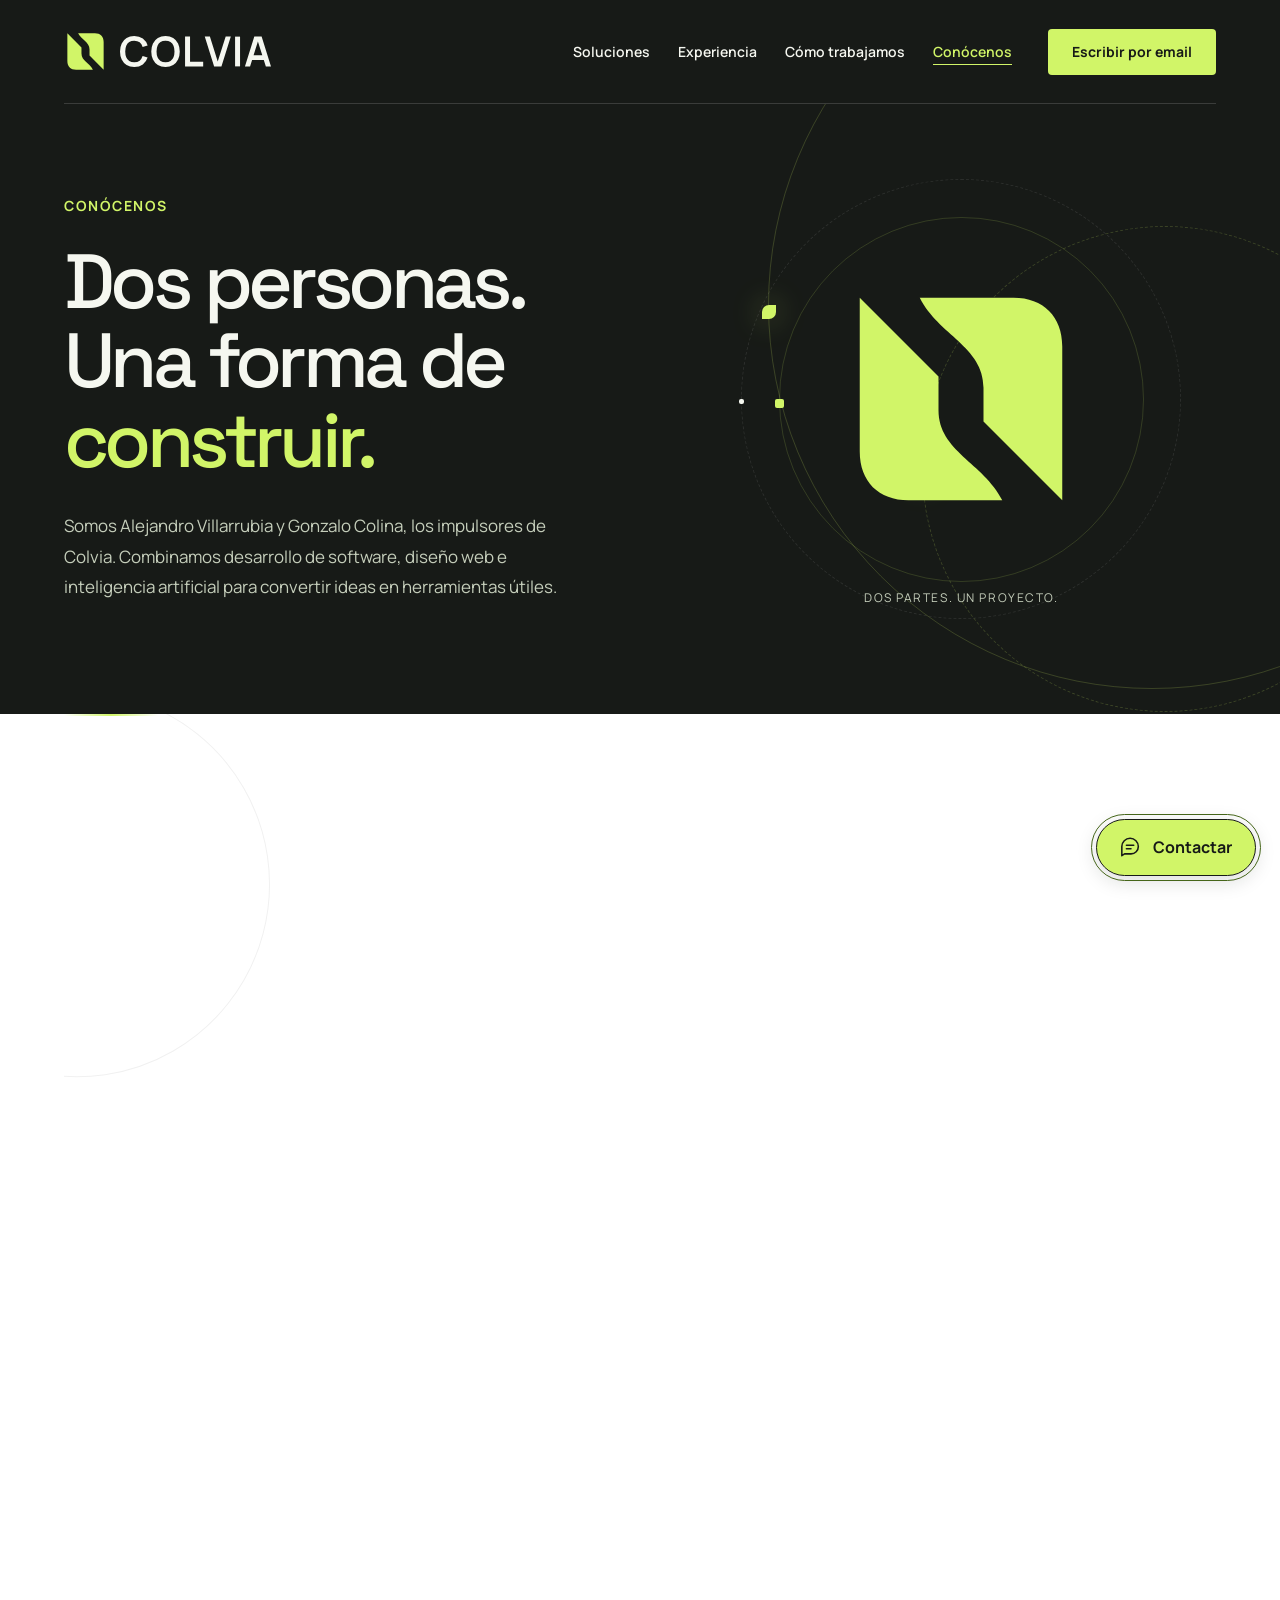
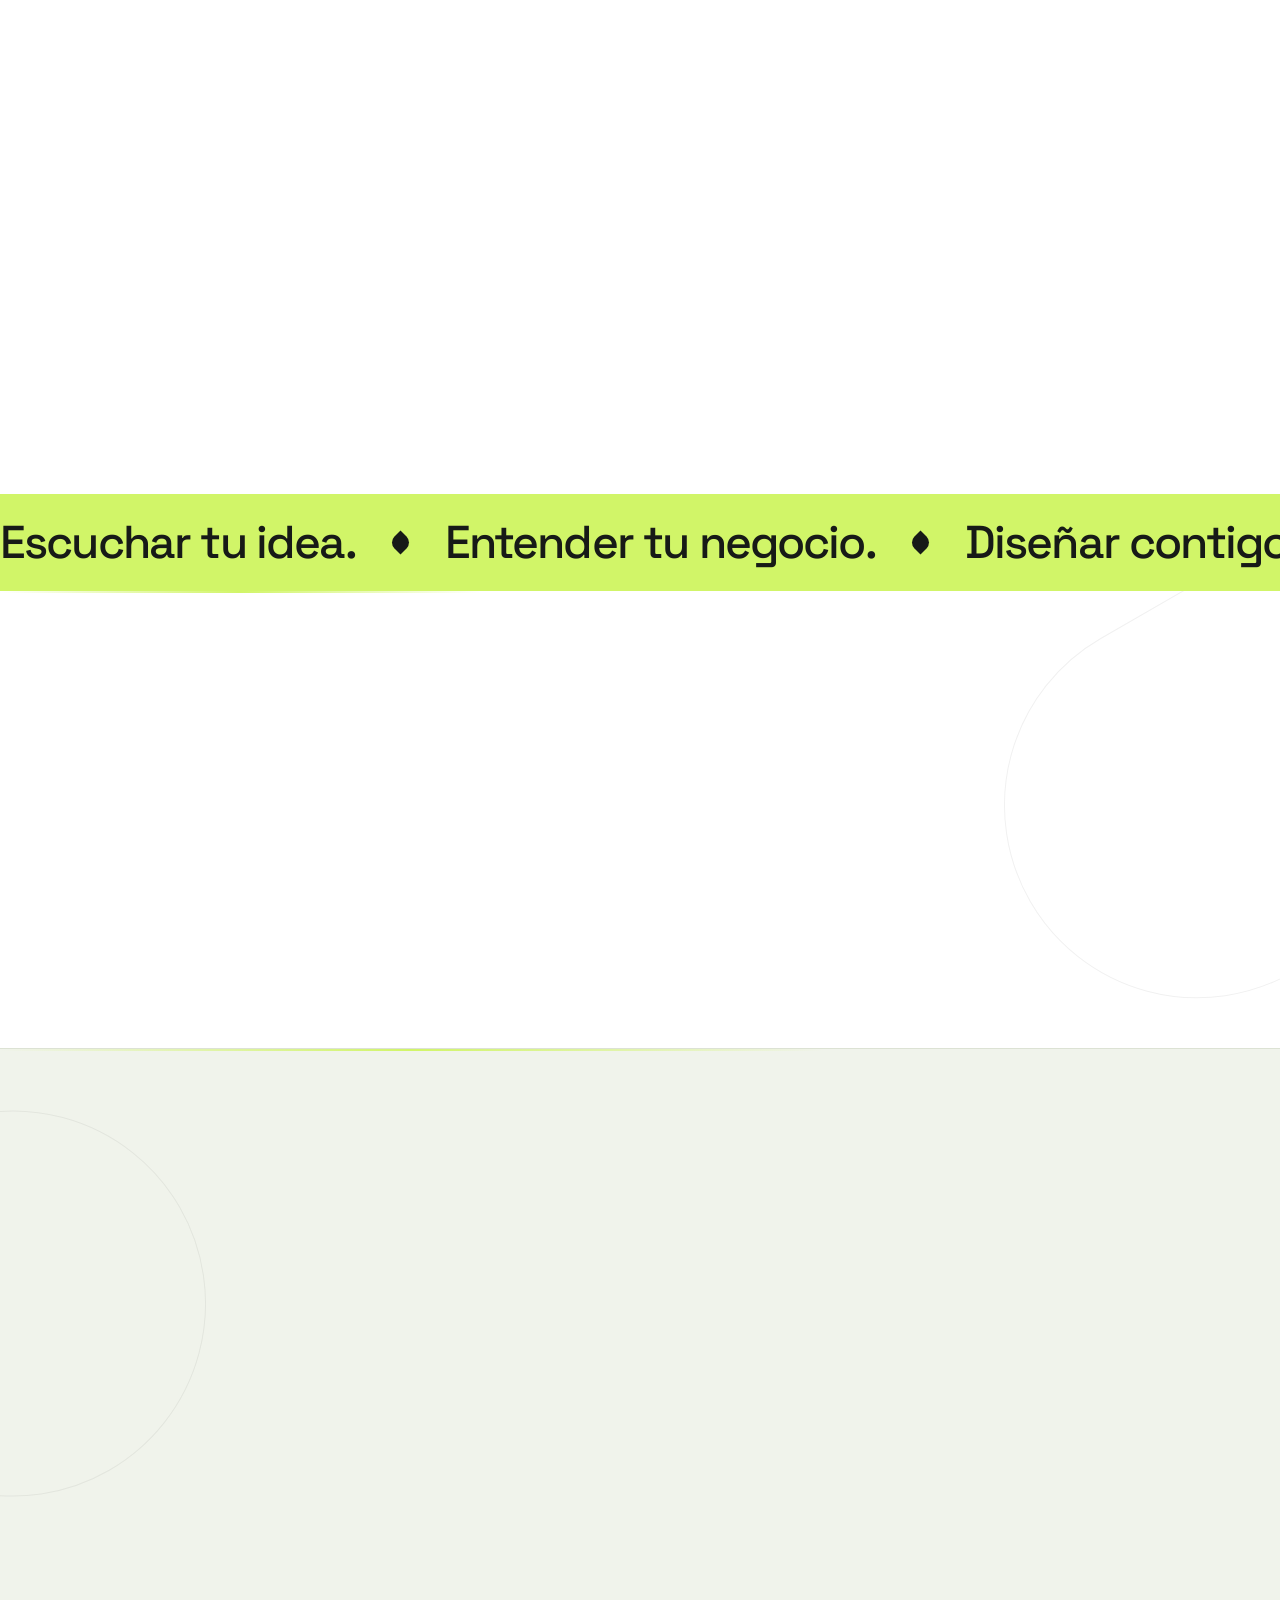
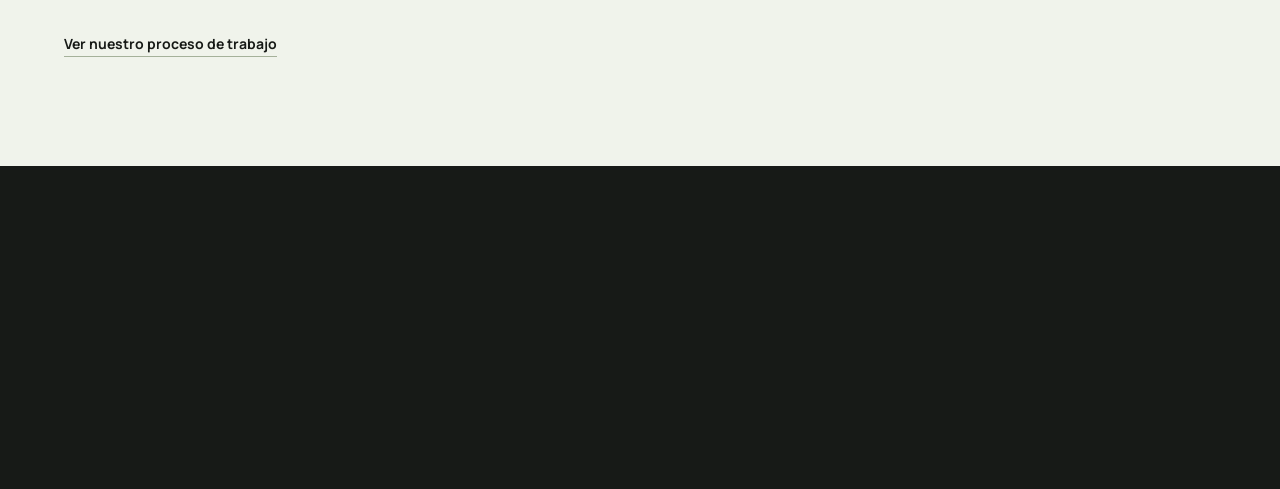
<file: conocenos.html>
<!doctype html>
<html lang="es">
  <head>
    <meta charset="UTF-8" />
    <meta name="viewport" content="width=device-width, initial-scale=1" />
    <meta name="theme-color" content="#171a17" />
    <title>Conócenos | Colvia, desarrollo web y software a medida</title>
    <meta
      name="description"
      content="Conoce a Alejandro Villarrubia y Gonzalo Colina, ingenieros informáticos y fundadores de Colvia, estudio de desarrollo web y software a medida."
    />
    <meta
      name="robots"
      content="index, follow, max-image-preview:large, max-snippet:-1"
    />
    <link rel="canonical" href="https://villarrubi.github.io/colvia/conocenos.html" />
    <meta property="og:type" content="profile" />
    <meta property="og:locale" content="es_ES" />
    <meta property="og:site_name" content="Colvia" />
    <meta property="og:url" content="https://villarrubi.github.io/colvia/conocenos.html" />
    <meta
      property="og:title"
      content="Conócenos | Colvia, desarrollo web y software a medida"
    />
    <meta
      property="og:description"
      content="Dos ingenieros informáticos, un proyecto compartido. El equipo detrás de Colvia y cómo entendemos el desarrollo de software."
    />
    <meta property="og:image" content="https://villarrubi.github.io/colvia/assets/og-colvia.png?v=2" />
    <meta property="og:image:width" content="1200" />
    <meta property="og:image:height" content="630" />
    <meta
      property="og:image:alt"
      content="Colvia. Desarrollo web y software a medida."
    />
    <meta name="twitter:card" content="summary_large_image" />
    <link
      rel="alternate"
      type="text/markdown"
      href="llms.txt"
      title="Resumen de Colvia para agentes de IA"
    />
    <link rel="icon" href="favicon.svg?v=7" type="image/svg+xml" />
    <link rel="apple-touch-icon" href="apple-touch-icon.png" />
    <script type="application/ld+json">
      {
        "@context": "https://schema.org",
        "@graph": [
          {
            "@type": "AboutPage",
            "@id": "https://villarrubi.github.io/colvia/conocenos.html#webpage",
            "url": "https://villarrubi.github.io/colvia/conocenos.html",
            "name": "Conócenos | Colvia",
            "inLanguage": "es-ES",
            "isPartOf": { "@id": "https://villarrubi.github.io/colvia/#website" },
            "about": { "@id": "https://villarrubi.github.io/colvia/#organization" },
            "breadcrumb": {
              "@type": "BreadcrumbList",
              "itemListElement": [
                { "@type": "ListItem", "position": 1, "name": "Inicio", "item": "https://villarrubi.github.io/colvia/" },
                { "@type": "ListItem", "position": 2, "name": "Conócenos", "item": "https://villarrubi.github.io/colvia/conocenos.html" }
              ]
            },
            "mainEntity": [
              { "@id": "https://villarrubi.github.io/colvia/conocenos.html#alejandro-villarrubia" },
              { "@id": "https://villarrubi.github.io/colvia/conocenos.html#gonzalo-colina" }
            ]
          },
          {
            "@type": "Person",
            "@id": "https://villarrubi.github.io/colvia/conocenos.html#alejandro-villarrubia",
            "name": "Alejandro Villarrubia",
            "jobTitle": "Ingeniero informático y cofundador de Colvia",
            "image": "https://villarrubi.github.io/colvia/assets/alejandro-desarrollando.webp",
            "worksFor": { "@id": "https://villarrubi.github.io/colvia/#organization" },
            "knowsAbout": ["Desarrollo de software", "Herramientas de gestión", "Integración de servicios", "Desarrollo web"],
            "sameAs": ["https://villarrubi.github.io/personalWebsite/es/"]
          },
          {
            "@type": "Person",
            "@id": "https://villarrubi.github.io/colvia/conocenos.html#gonzalo-colina",
            "name": "Gonzalo Colina",
            "jobTitle": "Ingeniero informático y cofundador de Colvia",
            "image": "https://villarrubi.github.io/colvia/assets/gonzalo-desarrollando.webp",
            "worksFor": { "@id": "https://villarrubi.github.io/colvia/#organization" },
            "alumniOf": { "@type": "CollegeOrUniversity", "name": "Universidad de Valladolid" },
            "knowsAbout": ["Aplicaciones web", "Aplicaciones móviles", "Sistemas en tiempo real", "Integración de inteligencia artificial"],
            "sameAs": ["https://gonzalocolina.github.io/"]
          }
        ]
      }
    </script>
    <link
      rel="preload"
      href="assets/space-grotesk-latin.woff2"
      as="font"
      type="font/woff2"
      crossorigin
    />
    <link
      rel="preload"
      href="assets/manrope-latin.woff2"
      as="font"
      type="font/woff2"
      crossorigin
    />
    <link rel="stylesheet" href="styles.css?v=20261123-navigation2" />
    <link rel="stylesheet" href="transitions.css?v=20261123-navigation2" />
    <link rel="stylesheet" href="motion.css?v=20261123-navigation2" />
    <link rel="stylesheet" href="about.css?v=20261123-navigation2" />
    <script src="app.js?v=20261123-navigation2" defer></script>
    <script src="motion.js?v=20261123-navigation2" defer blocking="render"></script>
  <link rel="sitemap" type="application/xml" href="sitemap.xml">
</head>
  <body class="about-page">
    <div class="reading-progress" aria-hidden="true"></div>
    <a class="skip-link" href="#contenido">Saltar al contenido</a>
    <header class="header-shell" id="inicio">
      <div class="site-header wrap">
        <a class="brand" href="./?v=20261123-navigation2" aria-label="Colvia, inicio">
          <svg class="brand-mark" viewBox="0 0 64 64" aria-hidden="true">
            <use href="assets/colvia-mark.svg#colvia-mark" />
          </svg>
          <svg
            class="brand-wordmark"
            viewBox="0 0 389.671 80"
            aria-hidden="true"
          >
            <use href="assets/colvia-wordmark.svg#colvia-wordmark" />
          </svg>
        </a>
        <button
          class="menu-toggle"
          type="button"
          aria-expanded="false"
          aria-controls="navigation"
        >
          <span>Menú</span><span class="menu-lines" aria-hidden="true"></span>
        </button>
        <nav id="navigation" aria-label="Navegación principal">
          <a href="./?v=20261123-navigation2#servicios">Soluciones</a>
          <a href="./?v=20261123-navigation2#experiencia">Experiencia</a>
          <a href="./?v=20261123-navigation2#metodo">Cómo trabajamos</a>
          <a href="conocenos.html?v=20261123-navigation2" aria-current="page">Conócenos</a>
          <a
            class="button button-primary nav-cta"
            href="mailto:avillarrubia2@gmail.com"
            >Escribir por email</a
          >
        </nav>
      </div>
    </header>
    <main id="contenido">
      <section class="about-hero hero-shell" aria-labelledby="about-title">
        <div class="wrap about-hero-grid">
          <div class="hero-copy">
            <p class="eyebrow">CONÓCENOS</p>
            <h1 id="about-title">
              <span class="about-title-line"><span>Dos personas.</span></span>
              <span class="about-title-line"><span>Una forma de</span></span>
              <span class="about-title-line"><span>construir.</span></span>
            </h1>
            <p class="hero-description">
              Somos Alejandro Villarrubia y Gonzalo Colina, los impulsores de
              Colvia. Combinamos desarrollo de software, diseño web e
              inteligencia artificial para convertir ideas en herramientas
              útiles.
            </p>
          </div>
          <figure class="about-emblem">
            <div class="emblem-stage" aria-hidden="true">
              <span class="emblem-orbit orbit-one"></span
              ><span class="emblem-orbit orbit-two"></span>
              <svg class="emblem-symbol" viewBox="0 0 64 64">
                <g transform="rotate(90 32 32)" fill="currentColor">
                  <path
                    class="emblem-half half-one"
                    d="M5 29V18C5 10 10 5 18 5H59L38 26H29C18 26 15 38 5 43Z"
                  />
                  <g transform="rotate(180 32 32)">
                    <path
                      class="emblem-half half-two"
                      d="M5 29V18C5 10 10 5 18 5H59L38 26H29C18 26 15 38 5 43Z"
                    />
                  </g>
                </g>
              </svg>
              <span class="emblem-label">DOS PARTES. UN PROYECTO.</span>
            </div>
          </figure>
        </div>
      </section>
      <section
        class="section wrap team-section"
        id="equipo"
        aria-labelledby="team-title"
      >
        <div class="section-heading reveal">
          <div>
            <p class="eyebrow">QUIÉNES ESTAMOS DETRÁS</p>
            <h2 id="team-title">Nombres propios. <br />Trato directo.</h2>
          </div>
          <p>
            Dos perfiles que se complementan, desde la lógica de una aplicación
            hasta la experiencia de quien la utiliza.
          </p>
        </div>
        <div class="founder-grid">
          <article class="founder-card reveal">
            <div class="founder-portrait">
              <img
                src="assets/alejandro-desarrollando.webp"
                alt="Alejandro Villarrubia trabajando con un portátil"
                width="960"
                height="720"
                loading="lazy"
                decoding="async"
              />
            </div>
            <div class="founder-copy">
              <p>Cofundador · Ingeniero informático</p>
              <h3 id="alejandro-villarrubia">Alejandro Villarrubia</h3>
              <p class="founder-specialty">
                Arquitectura de software y sistemas a medida.
              </p>
              <p class="founder-bio">
                Diseña la base técnica de cada proyecto para que el software
                responda bien hoy y siga siendo fácil de mantener con el paso
                del tiempo. Ha desarrollado desde herramientas de gestión y
                aplicaciones web hasta sistemas de cálculo y planificación con
                alta exigencia técnica.
              </p>
              <p class="founder-bio">
                En Colvia lidera la arquitectura, la organización de los datos y
                la integración con otros servicios. Su foco está en tomar
                decisiones técnicas sólidas que eviten problemas futuros y den
                estabilidad al trabajo diario de cada cliente.
              </p>
              <a
                class="text-link"
                href="https://villarrubi.github.io/personalWebsite/es/"
                target="_blank"
                rel="noopener noreferrer"
              >
                Web personal de Alejandro <span aria-hidden="true">↗</span>
              </a>
            </div>
          </article>
          <article class="founder-card reveal">
            <div class="founder-portrait">
              <img
                src="assets/gonzalo-desarrollando.webp"
                alt="Gonzalo Colina trabajando con un portátil"
                width="960"
                height="720"
                loading="lazy"
                decoding="async"
              />
            </div>
            <div class="founder-copy">
              <p>Cofundador · Ingeniero informático</p>
              <h3 id="gonzalo-colina">Gonzalo Colina</h3>
              <p class="founder-specialty">
                Desarrollo integral e inteligencia artificial aplicada.
              </p>
              <p class="founder-bio">
                Desarrolla aplicaciones web y móviles de principio a fin,
                uniendo la lógica del servidor con interfaces claras y cómodas
                de usar. Con máster en inteligencia artificial, tiene
                experiencia en plataformas de gestión, sistemas en tiempo real y
                visión artificial.
              </p>
              <p class="founder-bio">
                En Colvia da forma al conjunto de cada aplicación y valora con
                criterio dónde la inteligencia artificial aporta una mejora
                real. Su prioridad es entregar herramientas útiles, directas y
                pensadas para quienes las utilizan cada día.
              </p>
              <a
                class="text-link"
                href="https://gonzalocolina.github.io/"
                target="_blank"
                rel="noopener noreferrer"
              >
                Web personal de Gonzalo <span aria-hidden="true">↗</span>
              </a>
            </div>
          </article>
        </div>
      </section>
      <section class="about-experience section">
        <div class="wrap about-experience-grid">
          <div class="reveal">
            <p class="eyebrow">NUESTRA HISTORIA</p>
            <h2>Más de siete años. <br />Un camino propio.</h2>
          </div>
          <div class="reveal">
            <p>
              Llevamos más de siete años aprendiendo, programando y
              desarrollando proyectos. Colvia nace de ese recorrido y de las
              ganas de construir juntos.
            </p>
            <p>
              El equipo reúne experiencia con profesionales, empresas,
              hospitales públicos, educación, clubes y asociaciones. Ahora la ponemos al
              servicio de los proyectos de Colvia.
            </p>
            <a class="text-link" href="./?v=20261123-navigation2#servicios"
              >Explorar nuestras soluciones</a
            >
          </div>
        </div>
      </section>
      <section class="about-approach section" aria-labelledby="approach-title">
        <div class="wrap">
          <div class="section-heading reveal">
            <div>
              <p class="eyebrow">NUESTRA FORMA DE TRABAJAR</p>
              <h2 id="approach-title">
                Tecnología con criterio. <br />Relaciones claras.
              </h2>
            </div>
            <p>
              Escuchar, compartir decisiones y preparar cada solución para su
              uso diario.
            </p>
          </div>
          <div class="principles-grid">
            <article class="principle reveal">
              <span
                class="principle-shape shape-talk"
                aria-hidden="true"
              ></span>
              <h3>Hablar claro.</h3>
              <p>
                Explicar las opciones, las prioridades y los límites. Acordar
                presupuesto y entregables antes de empezar.
              </p>
            </article>
            <article class="principle reveal">
              <span
                class="principle-shape shape-build"
                aria-hidden="true"
              ></span>
              <h3>Construir contigo.</h3>
              <p>
                Compartir avances y contrastarlos con el uso real. Tomar las
                decisiones con quienes conocen su actividad.
              </p>
            </article>
            <article class="principle reveal">
              <span
                class="principle-shape shape-grow"
                aria-hidden="true"
              ></span>
              <h3>Dar continuidad.</h3>
              <p>
                Preparar la entrega y la documentación, y definir el soporte y
                la evolución que requiera cada proyecto.
              </p>
            </article>
          </div>
          <a class="text-link approach-link" href="./?v=20261123-navigation2#metodo"
            >Ver nuestro proceso de trabajo</a
          >
        </div>
      </section>
    </main>
    <footer class="site-footer">
      <div class="wrap">
        <div class="footer-top">
          <a class="brand" href="./?v=20261123-navigation2" aria-label="Colvia, volver al inicio"
            ><svg class="brand-mark" viewBox="0 0 64 64" aria-hidden="true">
              <use href="assets/colvia-mark.svg#colvia-mark" /></svg
            ><svg
              class="brand-wordmark"
              viewBox="0 0 389.671 80"
              aria-hidden="true"
            >
              <use href="assets/colvia-wordmark.svg#colvia-wordmark" /></svg
          ></a>
          <p>Software a medida. <br />Relaciones de persona a persona.</p>
          <a class="back-top" href="./?v=20261123-navigation2">Volver al inicio</a>
        </div>
        <div class="footer-bottom">
          <span>© <span id="year">2026</span> Colvia</span
          ><span>Desarrollo web y software a medida.</span
          ><a href="privacidad.html?v=20261123-navigation2" class="privacy-trigger" data-privacy>Privacidad</a>
          <a class="sitemap-link" href="sitemap.xml">Mapa del sitio</a>
        </div>
      </div>
    </footer>

    <details class="contact-dock">
      <summary>
        <svg viewBox="0 0 24 24" aria-hidden="true">
          <path d="M20 11.5a8 8 0 0 1-8 8H5l-3 2v-10a9 9 0 0 1 18 0Z" />
          <path d="M7 10h8M7 14h5" />
        </svg>
        <span>Contactar</span>
      </summary>
      <div
        class="contact-dock-panel"
        role="region"
        aria-labelledby="quick-contact-title"
      >
        <p id="quick-contact-title">Hablemos de tu proyecto.</p>
        <p class="contact-dock-intro">Elige cómo te viene mejor.</p>
        <a
          href="https://wa.me/34633586060"
          target="_blank"
          rel="noopener noreferrer"
          ><strong>WhatsApp</strong><span>Abrir una conversación</span></a
        >
        <a href="mailto:avillarrubia2@gmail.com"
          ><strong>Email</strong><span>Escribir desde tu correo</span></a
        >
        <a href="tel:+34633586060"
          ><strong>Llamar</strong><span>633 58 60 60</span></a
        >
        <a class="contact-dock-brief" href="./?v=20261123-navigation2#contacto"
          ><strong>Prefiero el formulario</strong
          ><span>Enviar una consulta por email</span></a
        >
      </div>
    </details>
    <dialog
      id="privacy-dialog"
      class="privacy-dialog"
      aria-labelledby="privacy-title"
    >
      <button class="dialog-close" type="button" aria-label="Cerrar privacidad">
        <span aria-hidden="true">×</span>
      </button>
      <p class="eyebrow">TU INFORMACIÓN</p>
      <h2 id="privacy-title">Privacidad, con claridad.</h2>
      <p>
        Usamos tu nombre, correo y mensaje para atender tu consulta. La empresa
        u organización es opcional. Esta web no incorpora analítica ni cookies
        de seguimiento.
      </p>
      <p>
        Al enviar el formulario, tus datos se transmiten a FormSubmit para
        remitirnos la consulta por correo. El servicio indica que conserva los
        envíos durante 30 días. Puedes consultar su
        <a
          href="https://formsubmit.co/privacy.pdf"
          target="_blank"
          rel="noopener noreferrer"
          >política de privacidad</a
        >. Los enlaces de WhatsApp, teléfono y email se abren solo cuando los
        eliges.
      </p>
      <p>
        Atendemos tu solicitud y, si lo pides, preparamos una propuesta. Puedes
        solicitar acceso, rectificación o supresión de tus datos escribiéndonos.
        <a href="privacidad.html?v=20261123-navigation2">Leer la información completa de privacidad</a>.
      </p>
      <p>
        Para cualquier consulta sobre tus datos, escríbenos a
        <a href="mailto:avillarrubia2@gmail.com">avillarrubia2@gmail.com</a>.
      </p>
    </dialog>
  </body>
</html>
</file>
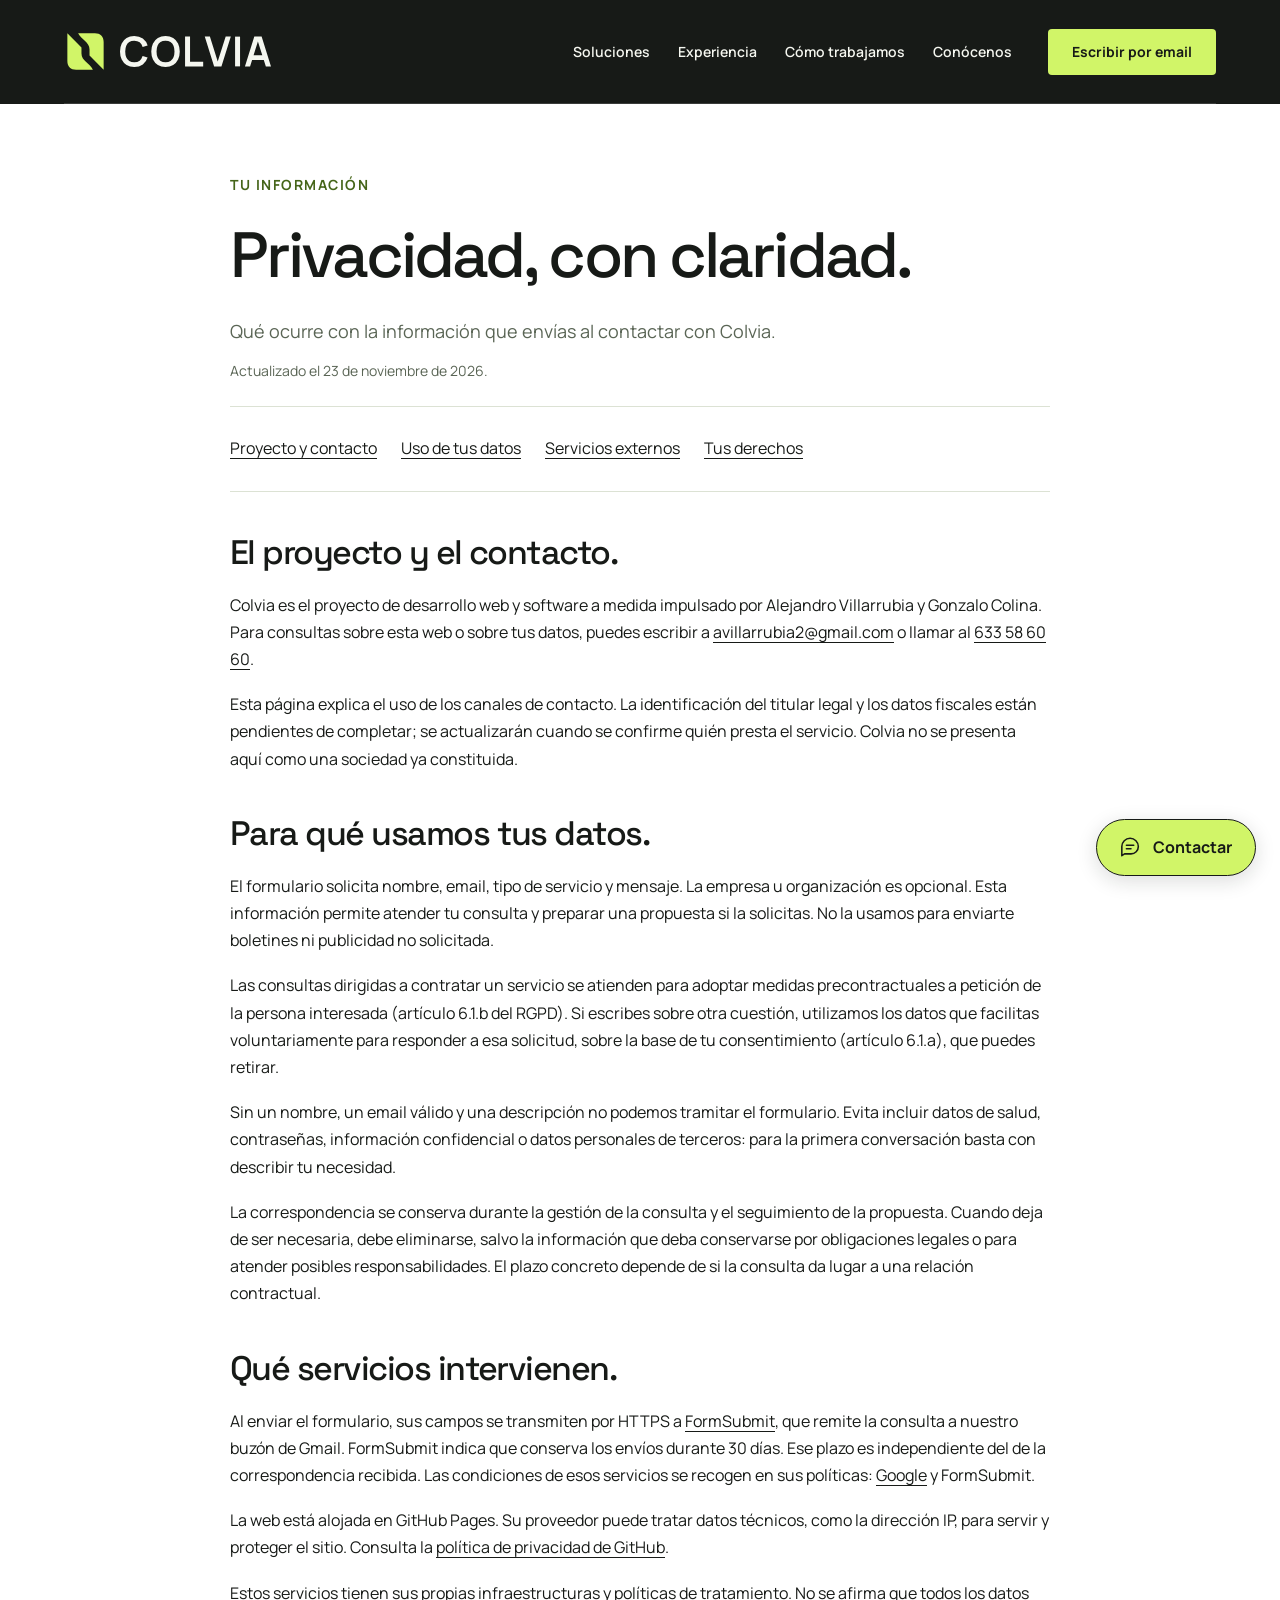
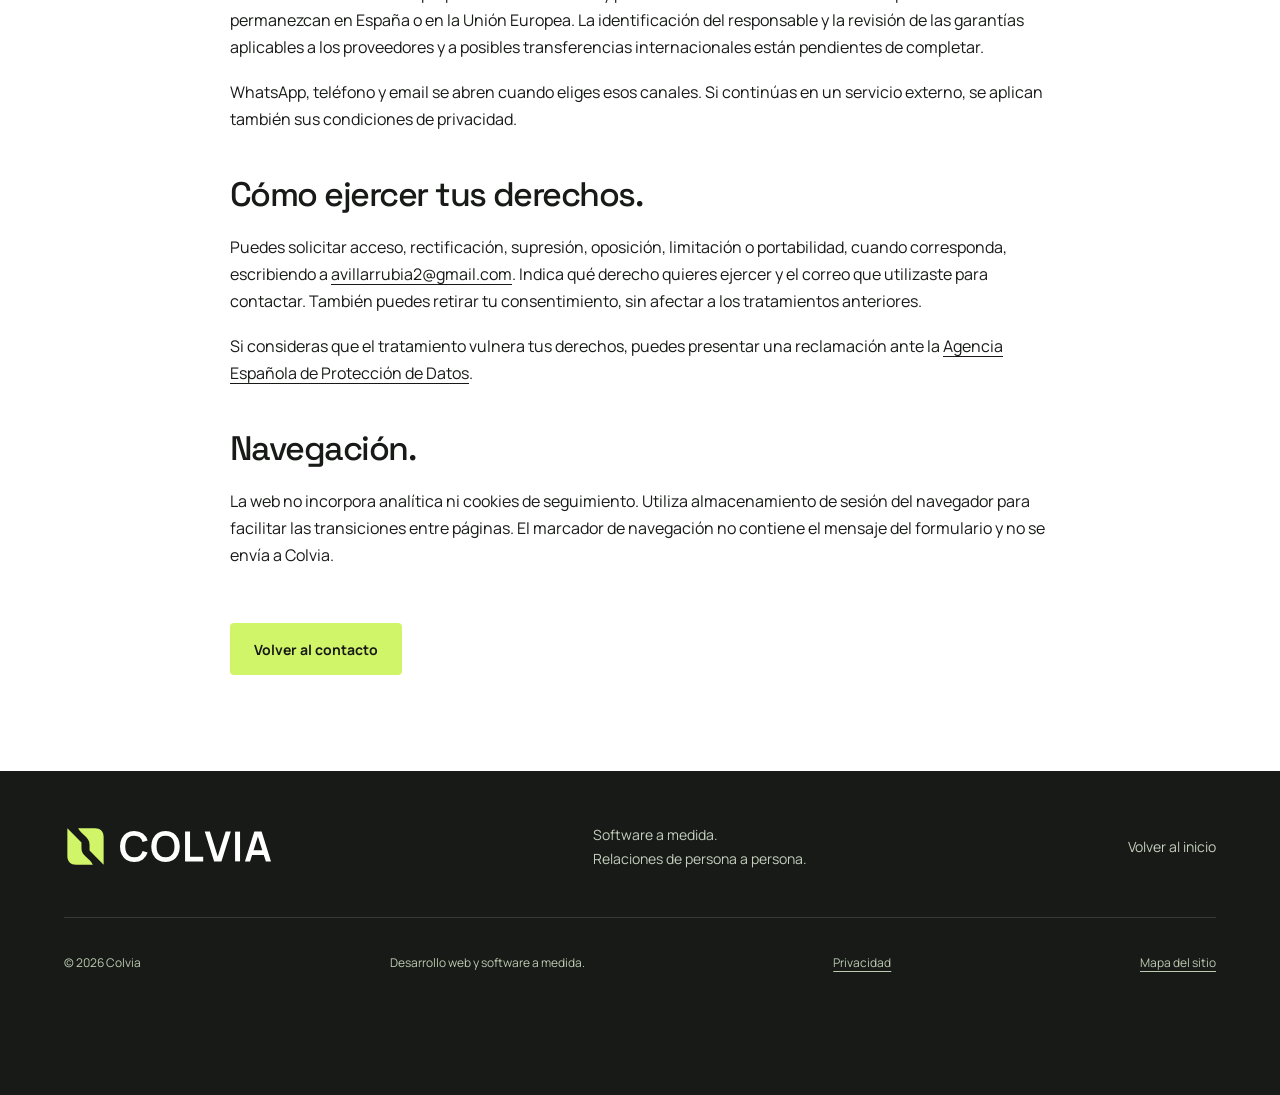
<file: privacidad.html>
<!doctype html>
<html lang="es">
  <head>
    <meta charset="UTF-8" />
    <meta name="viewport" content="width=device-width, initial-scale=1" />
    <meta name="theme-color" content="#171a17" />
    <title>Privacidad y contacto | Colvia</title>
    <meta
      name="description"
      content="Información sobre el formulario de contacto de Colvia, el uso de datos, los servicios externos y cómo ejercer tus derechos."
    />
    <link
      rel="canonical"
      href="https://villarrubi.github.io/colvia/privacidad.html"
    />
    <link rel="icon" href="favicon.svg?v=7" type="image/svg+xml" />
    <link rel="stylesheet" href="styles.css?v=20261123-navigation2" />
    <link rel="stylesheet" href="transitions.css?v=20261123-navigation2" />
    <link rel="stylesheet" href="legal.css?v=20261123-navigation2" />
    <script src="app.js?v=20261123-navigation2" defer></script>
    <link rel="sitemap" type="application/xml" href="sitemap.xml" />
  </head>
  <body>
    <a class="skip-link" href="#contenido">Saltar al contenido</a>
    <header class="header-shell" id="inicio">
      <div class="site-header wrap">
        <a class="brand" href="./?v=20261123-navigation2" aria-label="Colvia, inicio">
          <svg class="brand-mark" viewBox="0 0 64 64" aria-hidden="true">
            <use href="assets/colvia-mark.svg#colvia-mark" />
          </svg>
          <svg
            class="brand-wordmark"
            viewBox="0 0 389.671 80"
            aria-hidden="true"
          >
            <use href="assets/colvia-wordmark.svg#colvia-wordmark" />
          </svg>
        </a>
        <button
          class="menu-toggle"
          type="button"
          aria-expanded="false"
          aria-controls="navigation"
        >
          <span>Menú</span><span class="menu-lines" aria-hidden="true"></span>
        </button>
        <nav id="navigation" aria-label="Navegación principal">
          <a href="./?v=20261123-navigation2#servicios">Soluciones</a>
          <a href="./?v=20261123-navigation2#experiencia">Experiencia</a>
          <a href="./?v=20261123-navigation2#metodo">Cómo trabajamos</a>
          <a href="conocenos.html?v=20261123-navigation2">Conócenos</a>
          <a
            class="button button-primary nav-cta"
            href="mailto:avillarrubia2@gmail.com"
            >Escribir por email</a
          >
        </nav>
      </div>
    </header>
    <main id="contenido" class="legal-content wrap">
      <p class="eyebrow">TU INFORMACIÓN</p>
      <h1>Privacidad, con claridad.</h1>
      <p class="legal-lead">
        Qué ocurre con la información que envías al contactar con Colvia.
      </p>
      <p class="legal-date">Actualizado el 23 de noviembre de 2026.</p>
      <nav class="legal-index" aria-label="En esta página">
        <a href="#contacto-privacidad">Proyecto y contacto</a
        ><a href="#uso-datos">Uso de tus datos</a
        ><a href="#proveedores">Servicios externos</a
        ><a href="#derechos">Tus derechos</a>
      </nav>
      <section id="contacto-privacidad" aria-labelledby="proyecto-title">
        <h2 id="proyecto-title">El proyecto y el contacto.</h2>
        <p>
          Colvia es el proyecto de desarrollo web y software a medida impulsado
          por Alejandro Villarrubia y Gonzalo Colina. Para consultas sobre esta
          web o sobre tus datos, puedes escribir a
          <a href="mailto:avillarrubia2@gmail.com">avillarrubia2@gmail.com</a> o
          llamar al <a href="tel:+34633586060">633 58 60 60</a>.
        </p>
        <p>
          Esta página explica el uso de los canales de contacto. La
          identificación del titular legal y los datos fiscales están pendientes
          de completar; se actualizarán cuando se confirme quién presta el
          servicio. Colvia no se presenta aquí como una sociedad ya constituida.
        </p>
      </section>
      <section id="uso-datos" aria-labelledby="datos-title">
        <h2 id="datos-title">Para qué usamos tus datos.</h2>
        <p>
          El formulario solicita nombre, email, tipo de servicio y mensaje. La
          empresa u organización es opcional. Esta información permite atender
          tu consulta y preparar una propuesta si la solicitas. No la usamos
          para enviarte boletines ni publicidad no solicitada.
        </p>
        <p>
          Las consultas dirigidas a contratar un servicio se atienden para
          adoptar medidas precontractuales a petición de la persona interesada
          (artículo 6.1.b del RGPD). Si escribes sobre otra cuestión, utilizamos
          los datos que facilitas voluntariamente para responder a esa
          solicitud, sobre la base de tu consentimiento (artículo 6.1.a), que
          puedes retirar.
        </p>
        <p>
          Sin un nombre, un email válido y una descripción no podemos tramitar
          el formulario. Evita incluir datos de salud, contraseñas, información
          confidencial o datos personales de terceros: para la primera
          conversación basta con describir tu necesidad.
        </p>
        <p>
          La correspondencia se conserva durante la gestión de la consulta y el
          seguimiento de la propuesta. Cuando deja de ser necesaria, debe
          eliminarse, salvo la información que deba conservarse por obligaciones
          legales o para atender posibles responsabilidades. El plazo concreto
          depende de si la consulta da lugar a una relación contractual.
        </p>
      </section>
      <section id="proveedores" aria-labelledby="proveedores-title">
        <h2 id="proveedores-title">Qué servicios intervienen.</h2>
        <p>
          Al enviar el formulario, sus campos se transmiten por HTTPS a
          <a
            href="https://formsubmit.co/privacy.pdf"
            target="_blank"
            rel="noopener noreferrer"
            >FormSubmit</a
          >, que remite la consulta a nuestro buzón de Gmail. FormSubmit indica
          que conserva los envíos durante 30 días. Ese plazo es independiente
          del de la correspondencia recibida. Las condiciones de esos servicios
          se recogen en sus políticas:
          <a
            href="https://policies.google.com/privacy?hl=es"
            target="_blank"
            rel="noopener noreferrer"
            >Google</a
          >
          y FormSubmit.
        </p>
        <p>
          La web está alojada en GitHub Pages. Su proveedor puede tratar datos
          técnicos, como la dirección IP, para servir y proteger el sitio.
          Consulta la
          <a
            href="https://docs.github.com/es/site-policy/privacy-policies/github-general-privacy-statement"
            target="_blank"
            rel="noopener noreferrer"
            >política de privacidad de GitHub</a
          >.
        </p>
        <p>
          Estos servicios tienen sus propias infraestructuras y políticas de
          tratamiento. No se afirma que todos los datos permanezcan en España o
          en la Unión Europea. La identificación del responsable y la revisión
          de las garantías aplicables a los proveedores y a posibles
          transferencias internacionales están pendientes de completar.
        </p>
        <p>
          WhatsApp, teléfono y email se abren cuando eliges esos canales. Si
          continúas en un servicio externo, se aplican también sus condiciones
          de privacidad.
        </p>
      </section>
      <section id="derechos" aria-labelledby="derechos-title">
        <h2 id="derechos-title">Cómo ejercer tus derechos.</h2>
        <p>
          Puedes solicitar acceso, rectificación, supresión, oposición,
          limitación o portabilidad, cuando corresponda, escribiendo a
          <a href="mailto:avillarrubia2@gmail.com">avillarrubia2@gmail.com</a>.
          Indica qué derecho quieres ejercer y el correo que utilizaste para
          contactar. También puedes retirar tu consentimiento, sin afectar a los
          tratamientos anteriores.
        </p>
        <p>
          Si consideras que el tratamiento vulnera tus derechos, puedes
          presentar una reclamación ante la
          <a
            href="https://www.aepd.es/"
            target="_blank"
            rel="noopener noreferrer"
            >Agencia Española de Protección de Datos</a
          >.
        </p>
      </section>
      <section aria-labelledby="navegacion-title">
        <h2 id="navegacion-title">Navegación.</h2>
        <p>
          La web no incorpora analítica ni cookies de seguimiento. Utiliza
          almacenamiento de sesión del navegador para facilitar las transiciones
          entre páginas. El marcador de navegación no contiene el mensaje del
          formulario y no se envía a Colvia.
        </p>
      </section>
      <a class="button button-primary" href="./?v=20261123-navigation2#contacto">Volver al contacto</a>
    </main>
    <footer class="site-footer">
      <div class="wrap">
        <div class="footer-top">
          <a class="brand" href="./?v=20261123-navigation2" aria-label="Colvia, volver al inicio"
            ><svg class="brand-mark" viewBox="0 0 64 64" aria-hidden="true">
              <use href="assets/colvia-mark.svg#colvia-mark" /></svg
            ><svg
              class="brand-wordmark"
              viewBox="0 0 389.671 80"
              aria-hidden="true"
            >
              <use href="assets/colvia-wordmark.svg#colvia-wordmark" /></svg
          ></a>
          <p>Software a medida. <br />Relaciones de persona a persona.</p>
          <a class="back-top" href="./?v=20261123-navigation2">Volver al inicio</a>
        </div>
        <div class="footer-bottom">
          <span>© <span id="year">2026</span> Colvia</span
          ><span>Desarrollo web y software a medida.</span
          ><a href="privacidad.html?v=20261123-navigation2" class="privacy-trigger" data-privacy
            >Privacidad</a
          >
          <a class="sitemap-link" href="sitemap.xml">Mapa del sitio</a>
        </div>
      </div>
    </footer>
    <details class="contact-dock">
      <summary>
        <svg viewBox="0 0 24 24" aria-hidden="true">
          <path d="M20 11.5a8 8 0 0 1-8 8H5l-3 2v-10a9 9 0 0 1 18 0Z" />
          <path d="M7 10h8M7 14h5" />
        </svg>
        <span>Contactar</span>
      </summary>
      <div
        class="contact-dock-panel"
        role="region"
        aria-labelledby="quick-contact-title"
      >
        <p id="quick-contact-title">Hablemos de tu proyecto.</p>
        <p class="contact-dock-intro">Elige cómo te viene mejor.</p>
        <a
          href="https://wa.me/34633586060"
          target="_blank"
          rel="noopener noreferrer"
          ><strong>WhatsApp</strong><span>Abrir una conversación</span></a
        >
        <a href="mailto:avillarrubia2@gmail.com"
          ><strong>Email</strong><span>Escribir desde tu correo</span></a
        >
        <a href="tel:+34633586060"
          ><strong>Llamar</strong><span>633 58 60 60</span></a
        >
        <a class="contact-dock-brief" href="./?v=20261123-navigation2#contacto"
          ><strong>Prefiero el formulario</strong
          ><span>Enviar una consulta por email</span></a
        >
      </div>
    </details>
  </body>
</html>
</file>
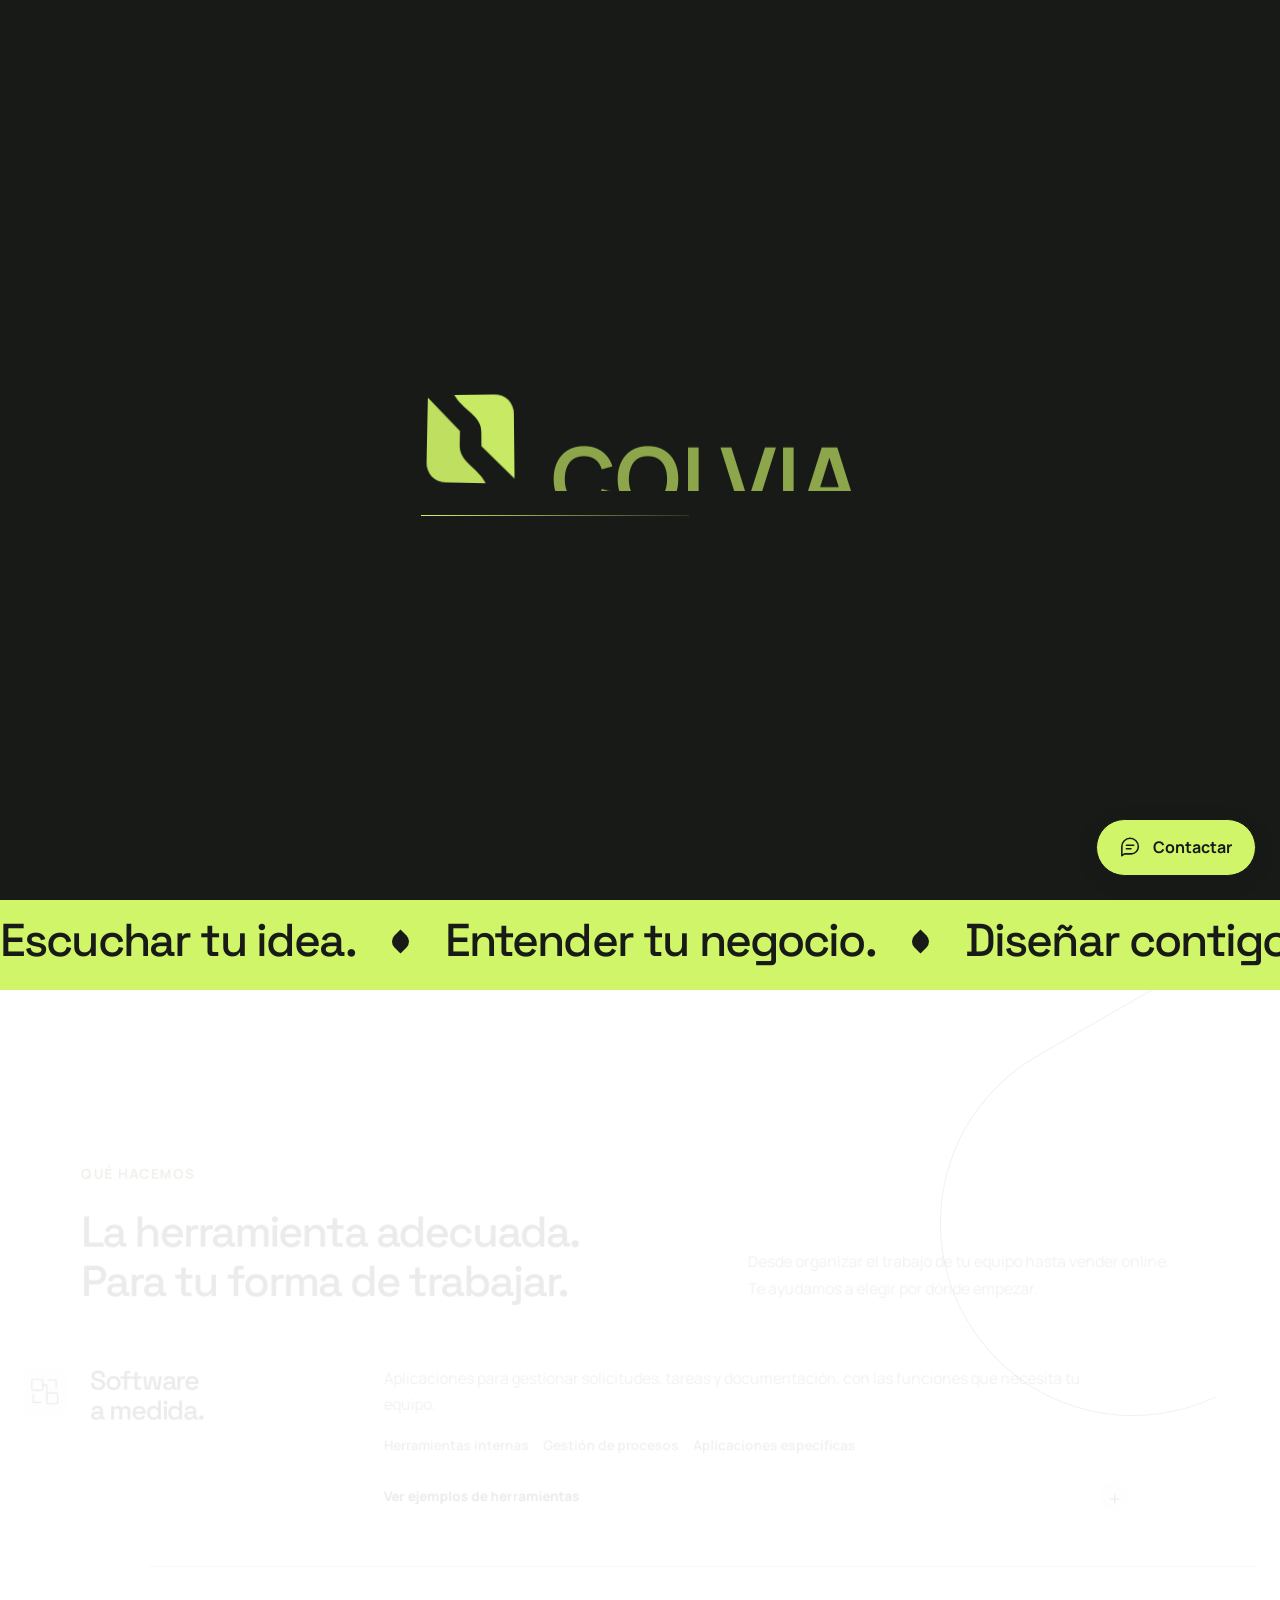
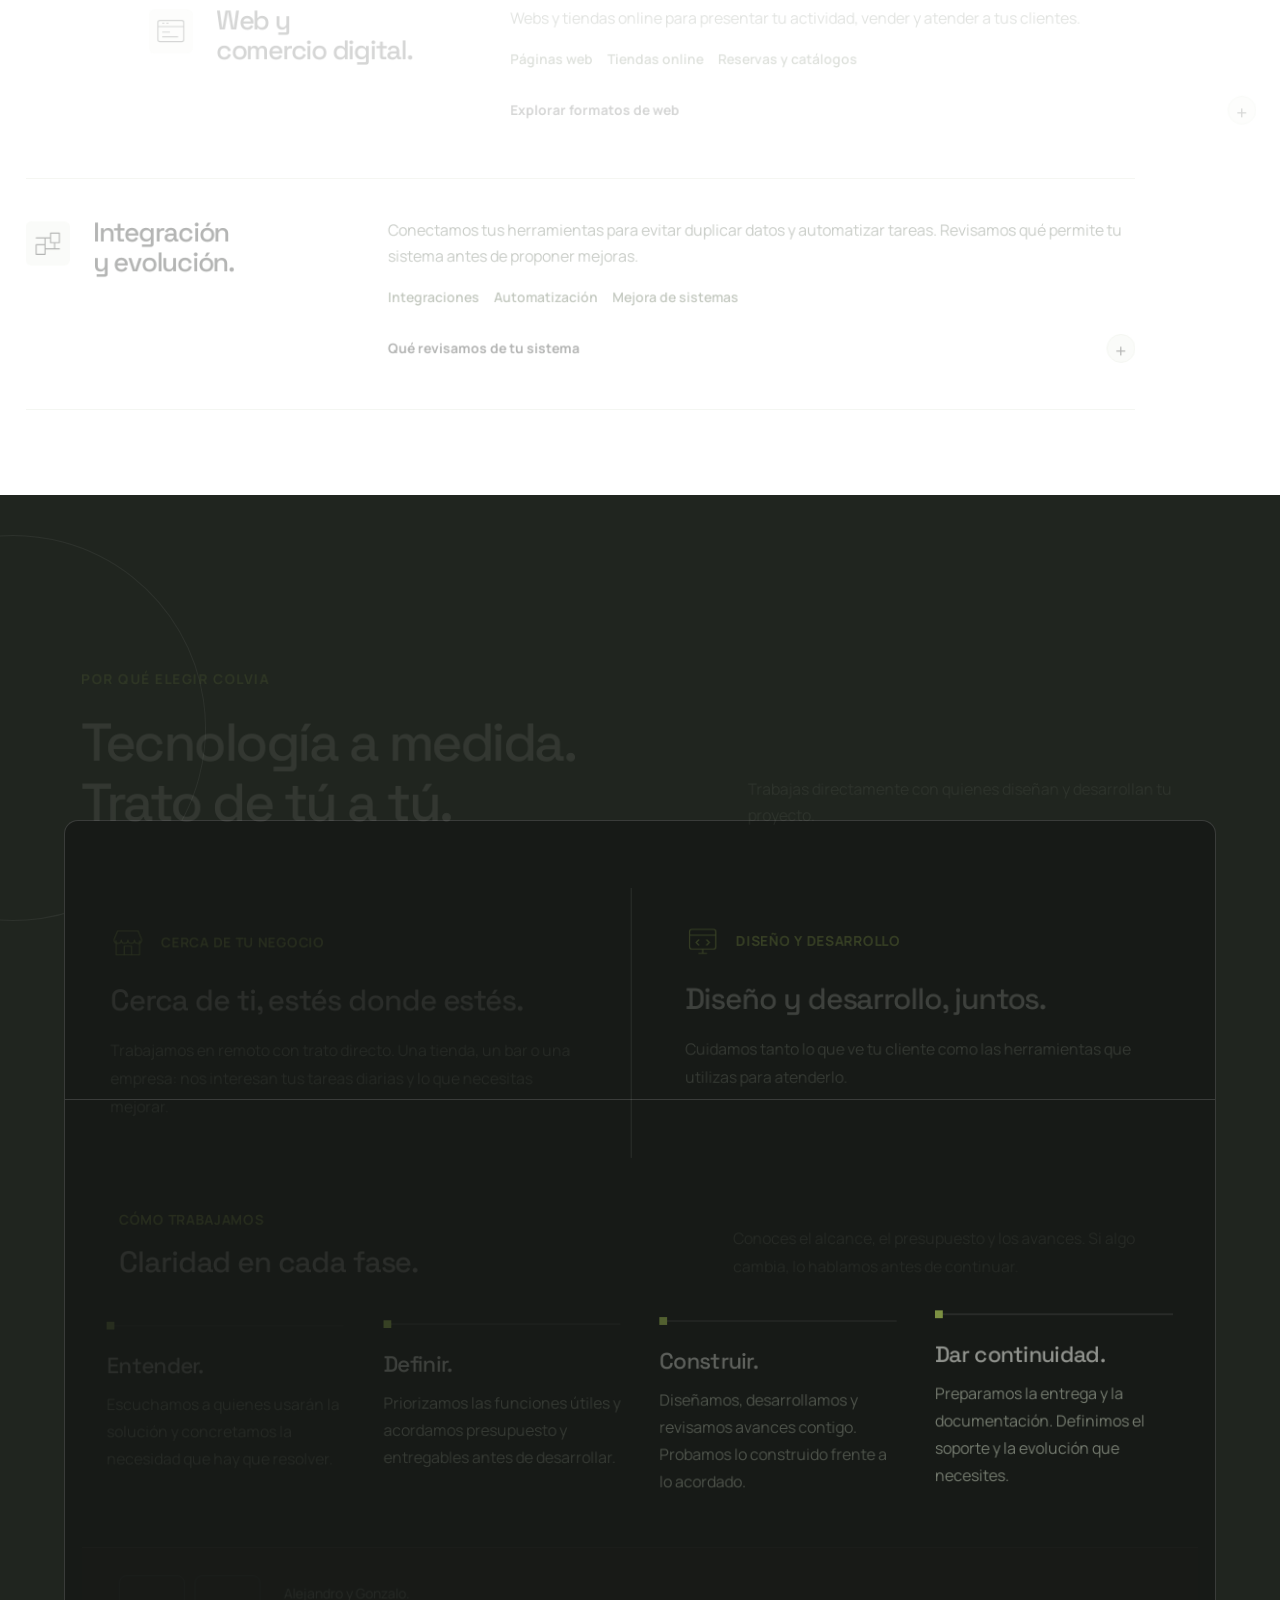
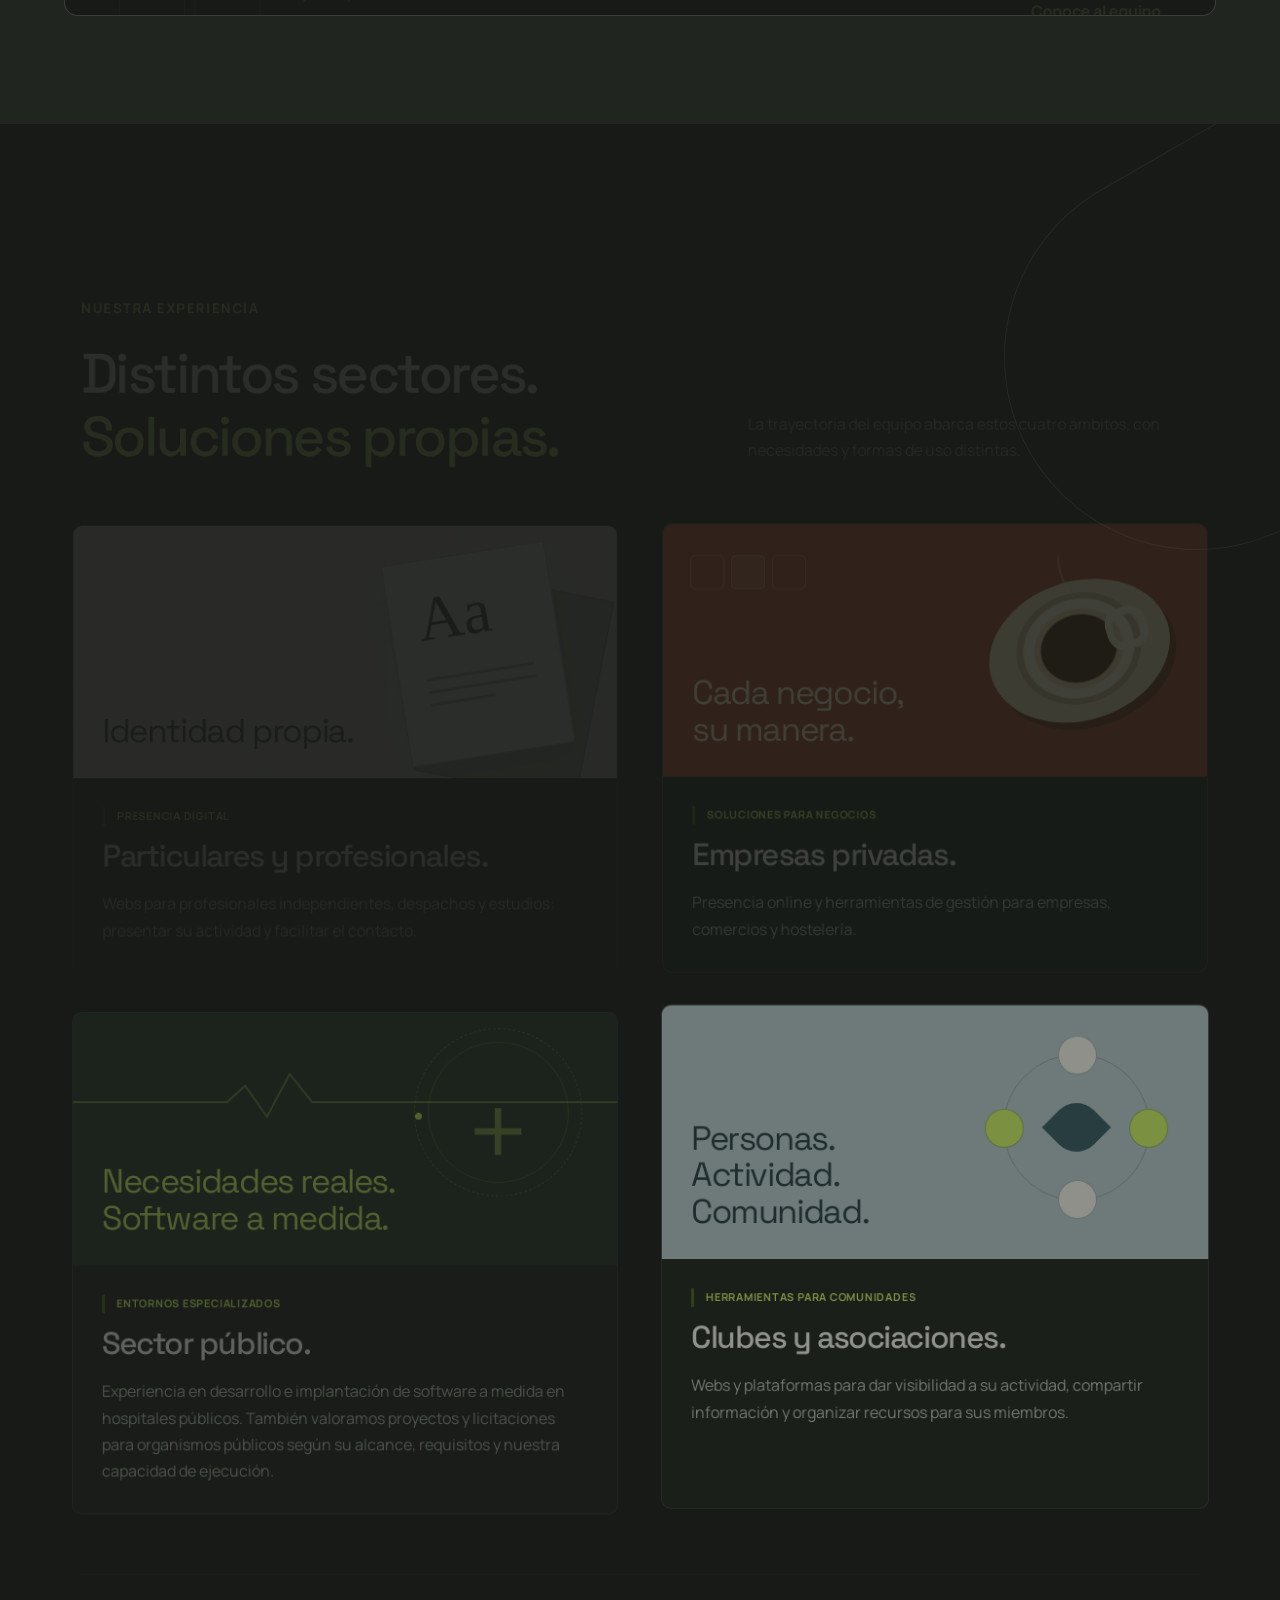
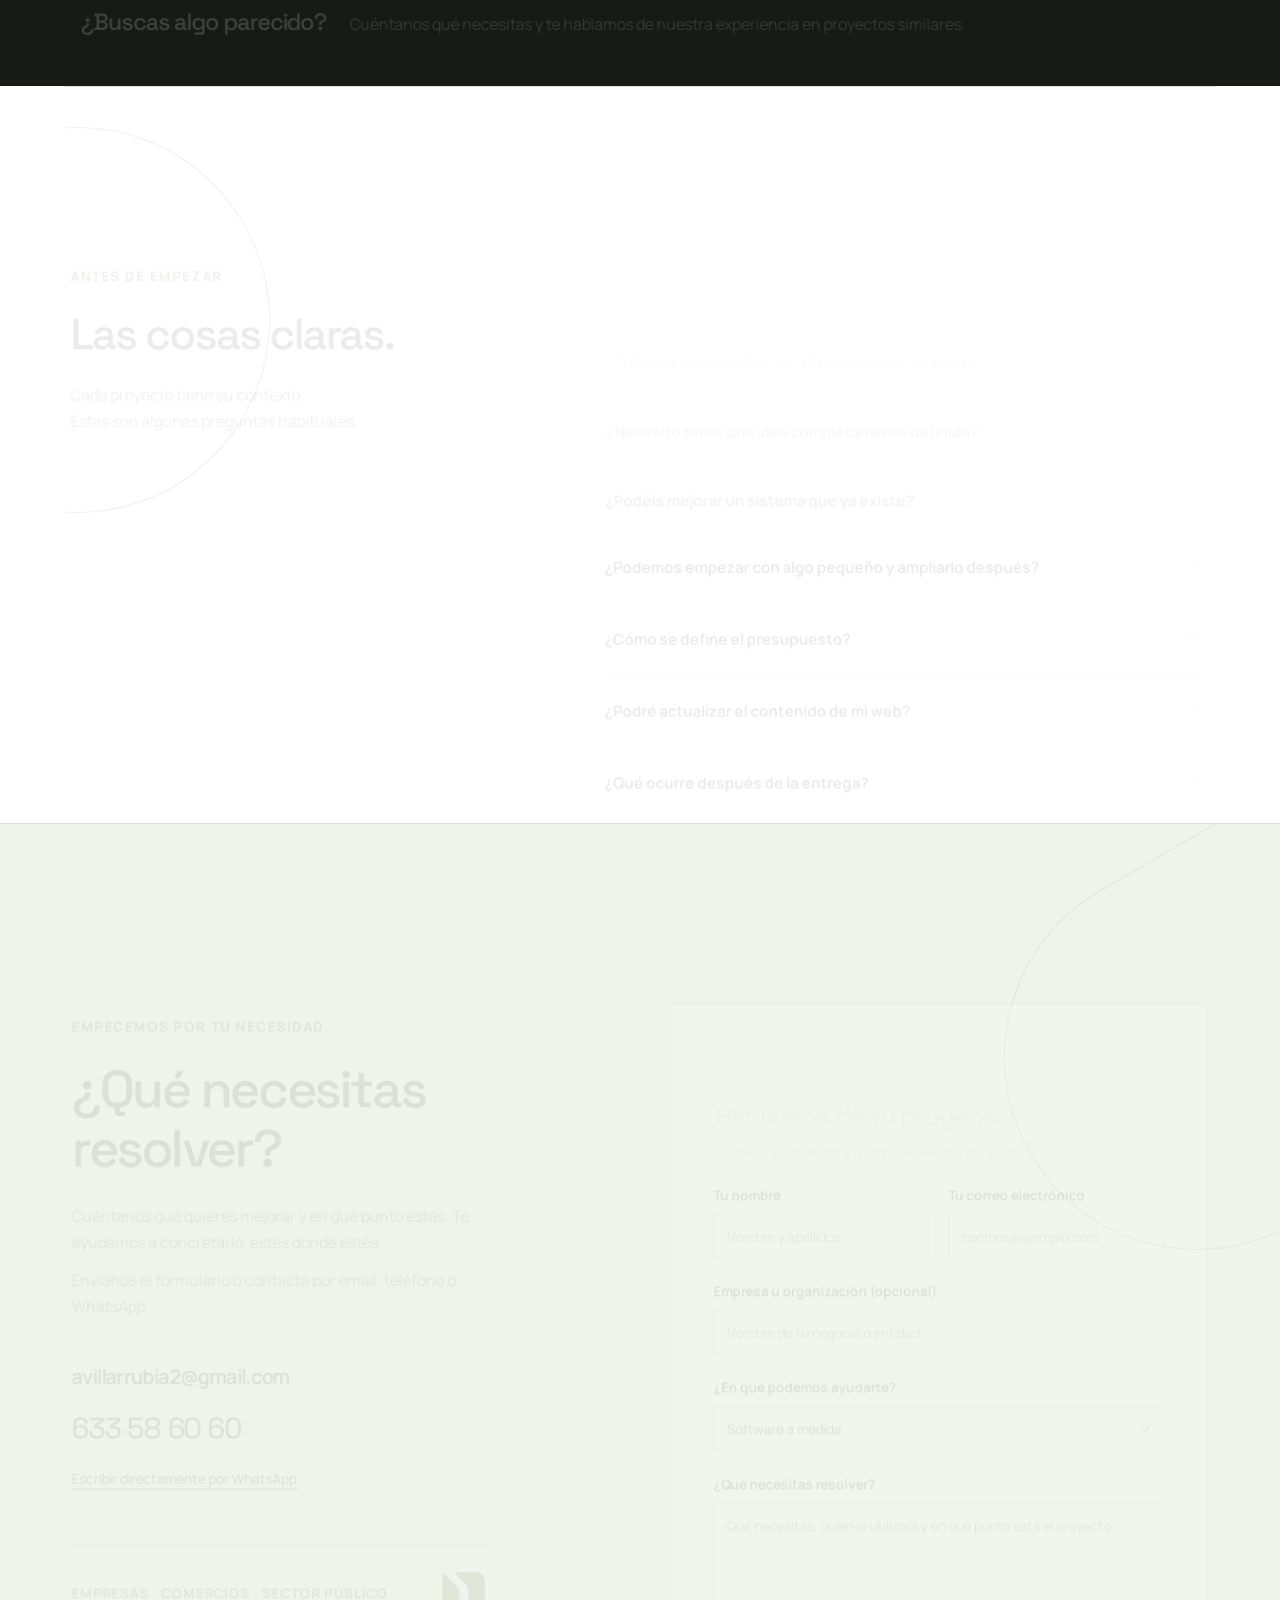
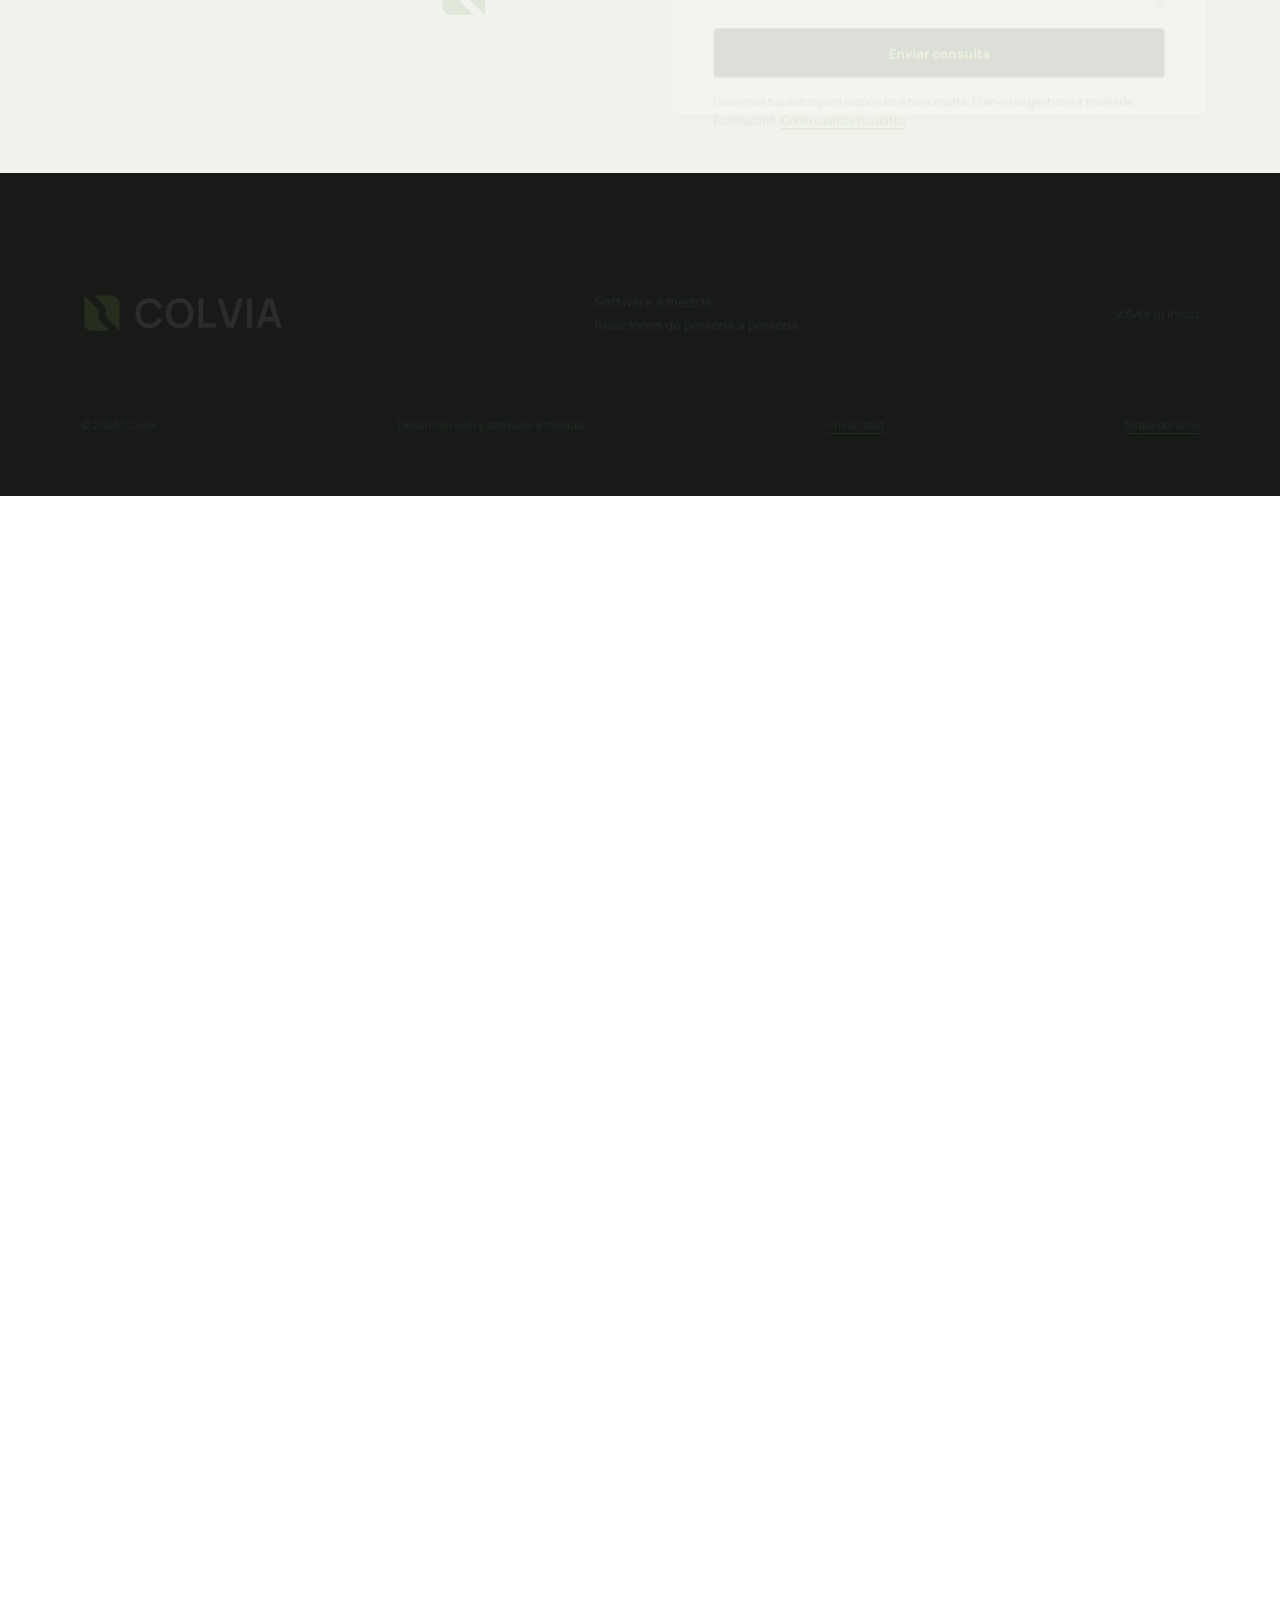
<file: versiones.html>
<!doctype html>
<html lang="es">
  <head>
    <meta charset="UTF-8" />
    <meta name="viewport" content="width=device-width, initial-scale=1" />
    <meta name="robots" content="noindex, nofollow" />
    <meta http-equiv="refresh" content="0;url=./" />
    <title>Colvia — Negro y lima</title>
    <link rel="stylesheet" href="styles.css" />
  </head>
  <body>
    <main class="wrap section">
      <h1>Colvia. Negro y lima.</h1>
      <p><a class="text-link" href="./">Abrir la web de Colvia</a></p>
    </main>
  </body>
</html>
</file>
<file: styles.css>
@font-face {
  font-family: "Space Grotesk";
  src: url("assets/space-grotesk-latin.woff2") format("woff2");
  font-style: normal;
  font-weight: 300 700;
  font-display: swap;
}
@font-face {
  font-family: Manrope;
  src: url("assets/manrope-latin.woff2") format("woff2");
  font-style: normal;
  font-weight: 200 800;
  font-display: swap;
}
:root {
  --ink: #171a17;
  --accent: #d1f568;
  --accent-hover: #e0ff8e;
  --accent-ink: #456519;
  --paper: #fff;
  --hero-bg: var(--ink);
  --hero-text: #f5f7f0;
  --hero-muted: #c5cebb;
  --dark-section: var(--ink);
  --surface-soft: #f6f8f1;
  --surface-strong: #e6ebdd;
  --surface: #f0f3eb;
  --muted: #5a6555;
  --line: #dce2d4;
  --heading: "Space Grotesk", Arial, sans-serif;
  --body: Manrope, Arial, sans-serif;
  --gutter: clamp(24px, 5vw, 80px);
}
* {
  box-sizing: border-box;
}
html {
  scroll-behavior: smooth;
  scroll-padding-top: 24px;
  scroll-padding-bottom: 100px;
}
body {
  margin: 0;
  background: var(--paper);
  color: var(--ink);
  font-family: var(--body);
  font-size: 16px;
  line-height: 1.7;
  -webkit-font-smoothing: antialiased;
}
a {
  color: inherit;
  text-decoration: none;
}
button,
input,
select,
textarea {
  font: inherit;
}
button {
  cursor: pointer;
}
button,
a,
input,
select,
textarea,
summary {
  -webkit-tap-highlight-color: transparent;
}
button,
a {
  touch-action: manipulation;
}
button {
  color: inherit;
}
svg,
img {
  display: block;
  max-width: 100%;
}
h1,
h2,
h3,
p,
figure {
  margin: 0;
}
h1,
h2,
h3 {
  font-family: var(--heading);
  font-weight: 500;
  line-height: 1.12;
  letter-spacing: -0.045em;
}
h2 {
  font-size: clamp(36px, 3.5vw, 52px);
}
h3 {
  font-size: 28px;
}
ul,
ol {
  margin: 0;
  padding: 0;
  list-style: none;
}
[hidden] {
  display: none !important;
}
::selection {
  background: #e1f1b8;
  color: var(--ink);
}
:focus-visible {
  outline: 3px solid var(--accent-ink);
  outline-offset: 5px;
}
.wrap {
  width: min(calc(100% - var(--gutter) * 2), 1360px);
  margin-inline: auto;
}
.section {
  padding-block: 108px;
}
.eyebrow {
  font-size: 0.875rem;
  letter-spacing: 0.11em;
  line-height: 1.6;
  font-weight: 700;
  color: var(--accent-ink);
  margin-bottom: 24px;
}
.button {
  display: inline-flex;
  justify-content: center;
  align-items: center;
  gap: 20px;
  min-height: 52px;
  padding: 14px 23px;
  border: 1px solid transparent;
  border-radius: 4px;
  font-weight: 700;
  font-size: 0.875rem;
  line-height: 1.5;
  transition:
    background 0.18s,
    box-shadow 0.18s;
}
.button-primary {
  color: var(--ink);
  background: var(--accent);
}
.button-primary:hover {
  background: var(--accent-hover);
  box-shadow: 0 4px 12px #b4d65a1a;
}
.button-light {
  background: #fff;
  color: var(--ink);
}
.button-light:hover {
  background: #e9f5cc;
}
.button:disabled {
  opacity: 0.6;
  cursor: default;
}
.text-link {
  font-weight: 700;
  font-size: 0.875rem;
  text-decoration: underline;
  text-decoration-color: #a5b19a;
  text-underline-offset: 7px;
}
.text-link:hover {
  color: var(--accent-ink);
  text-decoration-color: currentColor;
}
.skip-link {
  position: fixed;
  left: 16px;
  top: -100px;
  z-index: 100;
  background: var(--ink);
  color: white;
  padding: 12px 20px;
  clip-path: inset(100%);
}
.skip-link:focus {
  top: 12px;
  clip-path: none;
}
.header-shell {
  background: #fff;
  position: relative;
  z-index: 20;
}
.site-header {
  height: 104px;
  display: flex;
  align-items: center;
  justify-content: space-between;
  gap: 28px;
  border-bottom: 1px solid var(--line);
  position: relative;
  z-index: 10;
}
.brand {
  display: inline-flex;
  align-items: center;
  gap: 13px;
  flex-shrink: 0;
}
.brand-mark {
  width: 43px;
  height: 43px;
  color: var(--accent-ink);
}
.brand-wordmark {
  width: 151px;
  height: auto;
  aspect-ratio: 389.671/80;
  color: var(--ink);
}
.site-header nav {
  display: flex;
  align-items: center;
  gap: 28px;
  font-size: 0.875rem;
  font-weight: 600;
}
.site-header nav > a:not(.button):hover {
  color: var(--accent-ink);
}
.nav-cta {
  min-height: 46px;
  margin-left: 8px;
  padding: 11px 23px;
}
.menu-toggle {
  display: none;
}
.hero {
  display: grid;
  grid-template-columns: 1.04fr 1fr;
  align-items: center;
  gap: 48px;
  padding-block: 76px 92px;
}
.hero-copy {
  min-width: 0;
}
.hero .eyebrow {
  font-size: 0.75rem;
  letter-spacing: 0.1em;
}
.hero h1 {
  font-size: clamp(48px, 5.2vw, 78px);
  font-weight: 500;
  letter-spacing: -0.06em;
  line-height: 1.04;
}
.hero h1 span {
  color: var(--accent-ink);
}
.hero-description {
  font-size: 1.0625rem;
  max-width: 520px;
  line-height: 1.8;
  margin-top: 30px;
  color: var(--muted);
}
.hero-actions {
  display: flex;
  align-items: center;
  flex-wrap: wrap;
  gap: 24px;
  margin-top: 32px;
}
.hero-actions .button {
  padding-inline: 22px;
}
.hero-visual {
  min-width: 0;
}
.system-canvas {
  position: relative;
  min-height: 493px;
  background: #edf2e4;
  border: 1px solid #dee5d6;
  border-radius: 5px;
  overflow: hidden;
  padding: 27px 28px 36px;
  background-image:
    linear-gradient(#fff6 1px, transparent 1px),
    linear-gradient(90deg, #fff6 1px, transparent 1px);
  background-size: 38px 38px;
}
.canvas-heading {
  display: flex;
  align-items: center;
  justify-content: space-between;
  gap: 20px;
  font-size: 10px;
  letter-spacing: 0.13em;
  color: #536447;
  font-weight: 700;
}
.canvas-heading svg {
  width: 28px;
  height: 28px;
  color: var(--accent-ink);
}
.application-preview {
  position: relative;
  z-index: 1;
  background: #fff;
  border: 1px solid #d5deca;
  border-radius: 6px;
  box-shadow: 0 18px 30px -20px #0c120866;
  margin-top: 32px;
  margin-right: -50px;
  margin-left: 0;
  transform: translateX(-3px);
}
.app-topbar {
  height: 46px;
  display: flex;
  align-items: center;
  gap: 9px;
  padding: 0 17px;
  border-bottom: 1px solid #e3e8dc;
  font-weight: 700;
  font-size: 11px;
}
.app-monogram svg {
  width: 18px;
  height: 18px;
  color: var(--accent-ink);
}
.app-avatar {
  margin-left: auto;
  background: #edf2e4;
  width: 23px;
  height: 23px;
  display: grid;
  place-items: center;
  font-size: 8px;
  border-radius: 50%;
}
.app-body {
  display: flex;
  min-height: 263px;
}
.app-sidebar {
  width: 46px;
  background: #f7f9f2;
  display: flex;
  flex-direction: column;
  align-items: center;
  gap: 11px;
  padding-top: 17px;
  flex-shrink: 0;
  border-right: 1px solid #e3e8dc;
}
.sidebar-icon {
  display: grid;
  place-items: center;
  width: 28px;
  height: 28px;
  border-radius: 4px;
  color: #687860;
  font-size: 18px;
  line-height: 1;
}
.sidebar-icon.selected {
  background: #edf3df;
  color: var(--accent-ink);
}
.app-content {
  padding: 20px 24px 17px;
  flex: 1;
  min-width: 0;
}
.app-breadcrumb {
  font-size: 9px;
  color: #64705e;
  margin-bottom: 9px;
}
.app-title {
  display: flex;
  align-items: center;
  justify-content: space-between;
  gap: 12px;
  font-family: var(--heading);
  font-size: 22px;
  letter-spacing: -0.04em;
}
.app-add {
  font-family: var(--body);
  font-size: 9px;
  letter-spacing: 0;
  padding: 5px 8px;
  background: var(--accent);
  color: var(--ink);
  border-radius: 3px;
}
.app-tabs {
  display: flex;
  gap: 18px;
  border-bottom: 1px solid #e0e7d9;
  margin-top: 16px;
  font-size: 9px;
  color: #65725e;
}
.app-tabs span {
  padding-bottom: 7px;
}
.app-tabs .active {
  color: var(--accent-ink);
  border-bottom: 2px solid var(--accent-ink);
  font-weight: 700;
}
.app-table-head {
  display: flex;
  justify-content: space-between;
  color: #69775f;
  font-size: 8px;
  padding: 11px 0 3px;
}
.app-table-row {
  display: flex;
  align-items: center;
  justify-content: space-between;
  gap: 15px;
  padding: 10px 0;
  border-bottom: 1px solid #edf1e7;
  font-size: 10px;
  white-space: nowrap;
}
.app-table-row > span {
  display: flex;
  align-items: center;
  gap: 9px;
}
.app-table-row i {
  width: 9px;
  height: 9px;
  border: 1px solid #c4cfb8;
  border-radius: 2px;
}
.app-table-row b {
  font-size: 8px;
  font-weight: 500;
  padding: 2px 7px;
  border-radius: 3px;
}
.state-review {
  background: #edf3df;
  color: #4b651f;
}
.state-done {
  background: #e9f2ef;
  color: #31685e;
}
.state-new {
  background: #f2eee4;
  color: #7a6232;
}
.muted-row {
  opacity: 0.6;
  border: 0;
}
.integration-card {
  position: relative;
  z-index: 2;
  display: flex;
  align-items: center;
  gap: 12px;
  width: max-content;
  max-width: 100%;
  margin-top: -13px;
  margin-left: 24px;
  background: var(--ink);
  color: #fff;
  border-radius: 4px;
  padding: 16px 20px;
  box-shadow: 0 8px 20px #0c120820;
}
.integration-icon {
  width: 30px;
  height: 30px;
  border: 1px solid #68795d;
  display: grid;
  place-items: center;
  color: var(--accent);
  font-size: 22px;
  line-height: 1;
}
.integration-card strong {
  display: block;
  font-family: var(--heading);
  font-size: 15px;
  font-weight: 500;
}
.integration-card div > span {
  display: block;
  font-size: 10px;
  color: #c4cfba;
}
.canvas-bottom {
  display: flex;
  align-items: center;
  gap: 11px;
  font-size: 9px;
  letter-spacing: 0.12em;
  color: #56694c;
  margin-top: 28px;
}
.canvas-bottom i {
  width: 17px;
  height: 1px;
  background: #8e9f80;
}
.hero-visual figcaption {
  text-align: right;
  font-size: 0.75rem;
  margin-top: 12px;
  color: #67735e;
}
.audience-strip {
  border-block: 1px solid var(--line);
  background: var(--surface-soft);
}
.audience-strip > .wrap {
  display: flex;
  justify-content: space-between;
  align-items: center;
  gap: 28px;
  padding-block: 24px;
}
.audience-strip p {
  color: var(--muted);
  font-size: 0.875rem;
}
.audience-strip ul {
  display: flex;
  gap: 36px;
  flex-wrap: wrap;
  font-size: 0.875rem;
  font-weight: 600;
}
.section-heading {
  display: grid;
  grid-template-columns: 1.35fr 1fr;
  gap: 60px;
  align-items: end;
  margin-bottom: 48px;
}
.section-heading > p {
  color: var(--muted);
  max-width: 440px;
  padding-bottom: 4px;
}
.service-row {
  display: grid;
  grid-template-columns: 1fr 1.45fr 0.85fr;
  align-items: center;
  gap: 38px;
  padding: 40px 0;
  border-top: 1px solid var(--line);
}
.service-row:last-child {
  border-bottom: 1px solid var(--line);
}
.service-title {
  display: flex;
  align-items: flex-start;
  gap: 24px;
}
.service-title svg {
  width: 38px;
  height: 38px;
  flex-shrink: 0;
  fill: none;
  stroke: var(--accent-ink);
  stroke-width: 1.6;
  stroke-linecap: round;
  stroke-linejoin: round;
  margin-top: 4px;
}
.service-description p {
  font-size: 1rem;
  color: var(--muted);
}
.tag-list {
  display: flex;
  flex-wrap: wrap;
  gap: 8px 15px;
  margin-top: 17px;
  font-size: 0.75rem;
  color: #48583d;
  font-weight: 600;
}
.experience-section {
  background: var(--surface);
}
.experience-grid {
  display: grid;
  grid-template-columns: 1fr 1fr;
  gap: 28px;
}
.experience-card {
  background: #fff;
  border: 1px solid var(--line);
  border-radius: 5px;
  overflow: hidden;
}
.case-visual {
  height: 245px;
  position: relative;
  display: flex;
  align-items: center;
  justify-content: center;
  overflow: hidden;
  border-bottom: 1px solid var(--line);
}
.hospital-visual {
  background: var(--surface-strong);
}
.hospital-drawing {
  width: 88%;
  height: 90%;
  align-self: flex-end;
}
.diagram-line {
  stroke: #71845f;
  stroke-width: 1.4;
}
.diagram-detail {
  stroke: #92a67f;
  stroke-width: 1.2;
}
.diagram-cross {
  fill: var(--accent);
}
.case-visual-label {
  position: absolute;
  left: 24px;
  top: 22px;
  letter-spacing: 0.1em;
  font-size: 10px;
  font-weight: 700;
  color: #5c714b;
}
.business-visual {
  background: #edf0e7;
}
.business-diagram {
  display: flex;
  align-items: center;
  justify-content: center;
  width: 80%;
}
.diagram-module {
  width: 98px;
  height: 106px;
  border: 1px solid #b7c4a7;
  border-radius: 4px;
  background: #f7f9f2;
  display: flex;
  flex-direction: column;
  justify-content: center;
  gap: 12px;
  padding: 18px;
}
.diagram-module span {
  height: 5px;
  background: #c9d4bd;
  border-radius: 1px;
}
.diagram-module span:first-child {
  width: 70%;
  background: #97ad7b;
}
.diagram-module span:last-child {
  width: 50%;
}
.diagram-bridge {
  height: 1px;
  width: 40px;
  background: #9bad88;
}
.diagram-core {
  width: 88px;
  height: 88px;
  display: grid;
  place-items: center;
  background: #fff;
  border: 1px solid #b7c4a7;
  border-radius: 5px;
  box-shadow: 0 10px 30px #1720100a;
}
.diagram-core svg {
  width: 42px;
  height: 42px;
  color: var(--accent-ink);
}
.module-end span {
  height: 13px;
  width: 100% !important;
  background: #e4ebda !important;
  border: 1px solid #cad6bc;
}
.case-copy {
  padding: 32px 35px 36px;
}
.case-type {
  color: var(--accent-ink);
  font-size: 0.75rem;
  letter-spacing: 0.08em;
  font-weight: 700;
  margin-bottom: 15px;
}
.case-copy h3 {
  font-size: 30px;
  line-height: 1.2;
}
.case-copy > p:not(.case-type) {
  color: var(--muted);
  margin-top: 20px;
  font-size: 1rem;
}
.public-section {
  background: var(--ink);
  color: white;
  position: relative;
}
.public-grid {
  display: grid;
  grid-template-columns: 1.1fr 1fr;
  gap: 100px;
}
.public-copy .eyebrow {
  color: var(--accent);
}
.public-copy h2 {
  font-size: clamp(38px, 3.9vw, 57px);
}
.public-copy > p:not(.eyebrow) {
  color: #c6cfbd;
  max-width: 500px;
  margin-top: 23px;
}
.public-copy .button {
  margin-top: 33px;
}
.public-section :focus-visible,
.site-footer :focus-visible {
  outline-color: var(--accent);
}
.public-intro {
  font-size: 0.875rem;
  font-weight: 600;
  color: #becdaf;
  margin-bottom: 24px;
  max-width: 290px;
}
.public-details article {
  border-top: 1px solid #ffffff28;
  padding-block: 24px;
}
.public-details article:last-child {
  padding-bottom: 0;
}
.public-details h3 {
  font-size: 23px;
  letter-spacing: -0.025em;
}
.public-details article > p {
  font-size: 1rem;
  color: #c6cfbd;
  margin-top: 10px;
  max-width: 430px;
}
.process-list {
  display: grid;
  grid-template-columns: repeat(4, 1fr);
  gap: 32px;
  margin-top: 60px;
}
.process-line {
  display: block;
  height: 2px;
  width: 100%;
  background: var(--line);
  position: relative;
  margin-bottom: 28px;
}
.process-line::before {
  content: "";
  position: absolute;
  left: 0;
  top: -3px;
  width: 8px;
  height: 8px;
  background: var(--accent);
}
.process-list h3 {
  font-size: 25px;
  margin-bottom: 15px;
}
.process-list p {
  font-size: 1rem;
  color: var(--muted);
}
.company-note {
  border-top: 1px solid var(--line);
  padding-top: 36px;
  margin-top: 65px;
  display: flex;
  align-items: center;
  gap: 24px;
}
.company-note > svg {
  width: 39px;
  height: 39px;
  color: var(--accent-ink);
  flex-shrink: 0;
}
.company-note strong {
  display: block;
  font-family: var(--heading);
  font-weight: 500;
  font-size: 20px;
  letter-spacing: -0.03em;
}
.company-note span {
  display: block;
  font-size: 0.875rem;
  color: var(--muted);
  margin-top: 5px;
}
.faq-section {
  display: grid;
  grid-template-columns: 0.9fr 1.3fr;
  gap: 90px;
  border-top: 1px solid var(--line);
}
.faq-heading > p:last-child {
  margin-top: 23px;
  color: var(--muted);
  font-size: 1rem;
}
.faq-list details {
  border-bottom: 1px solid var(--line);
}
.faq-list details:first-child {
  border-top: 1px solid var(--line);
}
.faq-list summary {
  display: flex;
  align-items: center;
  justify-content: space-between;
  gap: 24px;
  list-style: none;
  padding-block: 23px;
  font-weight: 600;
  cursor: pointer;
  font-size: 1rem;
}
.faq-list summary::-webkit-details-marker {
  display: none;
}
.faq-plus {
  position: relative;
  width: 14px;
  height: 14px;
  flex-shrink: 0;
}
.faq-plus::before,
.faq-plus::after {
  content: "";
  position: absolute;
  left: 0;
  top: 6px;
  width: 14px;
  height: 1px;
  background: var(--accent);
}
.faq-plus::after {
  transform: rotate(90deg);
}
details[open] .faq-plus::after {
  transform: rotate(0);
}
.faq-answer {
  padding: 0 30px 24px 0;
  font-size: 1rem;
  color: var(--muted);
}
.contact-section {
  background: #eaf0df;
  border-top: 1px solid #dde6ce;
}
.contact-grid {
  display: grid;
  grid-template-columns: 1fr 1.08fr;
  gap: 85px;
  align-items: start;
}
.contact-copy {
  padding-top: 12px;
}
.contact-copy h2 {
  font-size: clamp(46px, 4.2vw, 64px);
}
.contact-copy > p:not(.eyebrow) {
  color: var(--muted);
  max-width: 410px;
  margin-top: 26px;
}
.contact-copy > p:not(.eyebrow) + p {
  margin-top: 12px;
}
.contact-direct {
  display: flex;
  flex-direction: column;
  align-items: flex-start;
  gap: 11px;
  margin-top: 40px;
}
.contact-email {
  font-size: clamp(17px, 1.6vw, 23px);
  font-weight: 600;
  letter-spacing: -0.03em;
  overflow-wrap: anywhere;
}
.contact-phone {
  font-family: var(--heading);
  font-size: 30px;
  letter-spacing: -0.04em;
}
.contact-direct a:hover {
  color: var(--accent-ink);
}
.contact-note {
  border-top: 1px solid #cddabd;
  display: flex;
  align-items: center;
  justify-content: space-between;
  gap: 25px;
  margin-top: 55px;
  padding-top: 24px;
  max-width: 430px;
}
.contact-note span {
  font-size: 0.75rem;
  letter-spacing: 0.06em;
  color: #526742;
  font-weight: 700;
}
.contact-note svg {
  width: 52px;
  height: 52px;
  color: #aabd8c;
  flex-shrink: 0;
}
.contact-form {
  background: white;
  padding: 36px 38px;
  border: 1px solid #dce5cf;
  border-radius: 5px;
  box-shadow: 0 15px 30px #26331808;
}
.contact-form h3 {
  font-size: 28px;
}
.form-intro {
  font-size: 0.875rem;
  color: var(--muted);
  margin-top: 12px;
  margin-bottom: 28px;
}
.contact-form label {
  display: block;
  font-size: 0.875rem;
  font-weight: 600;
  margin-bottom: 20px;
}
.field-row {
  display: grid;
  grid-template-columns: 1fr 1fr;
  gap: 20px;
}
input,
select,
textarea {
  width: 100%;
  min-width: 0;
  color: var(--ink);
  background: #fff;
  border: 1px solid #c6d1bb;
  border-radius: 3px;
  padding: 12px 13px;
  line-height: 1.5;
  margin-top: 8px;
  font-size: 0.875rem;
  font-weight: 400;
}
input::placeholder,
textarea::placeholder {
  color: #64725a;
}
input:hover,
select:hover,
textarea:hover {
  border-color: #80996a;
}
input:focus,
select:focus,
textarea:focus {
  outline: 2px solid var(--accent-ink);
  outline-offset: 1px;
  border-color: var(--accent-ink);
}
textarea {
  resize: vertical;
  min-height: 110px;
  display: block;
}
.select-wrap {
  display: block;
  position: relative;
}
select {
  appearance: none;
  padding-right: 35px;
  cursor: pointer;
}
.select-wrap::after {
  content: "";
  width: 7px;
  height: 7px;
  border-right: 1.5px solid #6c7e5c;
  border-bottom: 1.5px solid #6c7e5c;
  transform: rotate(45deg);
  position: absolute;
  right: 17px;
  top: 25px;
  pointer-events: none;
}
.contact-form .button {
  width: 100%;
}
.form-footnote {
  font-size: 0.75rem;
  color: var(--muted);
  margin-top: 14px;
  line-height: 1.65;
}
.contact-form .form-honeypot {
  display: none;
}
.form-privacy {
  border: 0;
  padding: 0;
  background: transparent;
  color: var(--accent-ink);
  font: inherit;
  text-decoration: underline;
  text-underline-offset: 3px;
  cursor: pointer;
}
#form-status:not(:empty) {
  font-size: 0.875rem;
  background: #eff5e2;
  border-left: 2px solid var(--accent-ink);
  padding: 13px;
  margin-top: 16px;
}
#form-status a {
  text-decoration: underline;
  text-underline-offset: 3px;
  font-weight: 600;
}
.site-footer {
  background: var(--ink);
  color: white;
  padding: 52px 0 calc(110px + env(safe-area-inset-bottom, 0px));
}
.site-footer .brand-mark {
  color: var(--accent);
}
.site-footer .brand-wordmark {
  color: white;
}
.footer-top {
  display: flex;
  justify-content: space-between;
  align-items: center;
  gap: 35px;
  padding-bottom: 46px;
}
.footer-top > p {
  font-size: 0.875rem;
  color: #c6cfbd;
}
.back-top {
  font-size: 0.875rem;
  color: #c6cfbd;
}
.back-top:hover {
  text-decoration: underline;
  text-underline-offset: 5px;
}
.footer-bottom {
  display: flex;
  justify-content: space-between;
  align-items: center;
  gap: 25px;
  border-top: 1px solid #ffffff24;
  padding-top: 23px;
  font-size: 0.75rem;
  color: #bdcbb1;
}
.privacy-trigger {
  background: transparent;
  border: 0;
  padding: 5px 0;
  color: inherit;
  font-size: inherit;
}
.privacy-trigger:hover {
  text-decoration: underline;
}
dialog {
  border: 1px solid var(--line);
  border-radius: 5px;
  padding: 45px;
  background: white;
  color: var(--ink);
  width: min(600px, calc(100% - 36px));
  max-height: calc(100dvh - 50px);
  overflow: auto;
  box-shadow: 0 25px 80px #11180d50;
}
dialog::backdrop {
  background: #10160cb0;
  backdrop-filter: blur(4px);
}
.dialog-close {
  position: absolute;
  right: 16px;
  top: 12px;
  border: 0;
  background: transparent;
  font-size: 29px;
  width: 36px;
  height: 36px;
}
.privacy-dialog h2 {
  font-size: 37px;
}
.privacy-dialog p:not(.eyebrow) {
  font-size: 1rem;
  color: var(--muted);
  margin-top: 22px;
}
.privacy-dialog a {
  text-decoration: underline;
}
.dialog-open {
  overflow: hidden;
}
.will-reveal {
  opacity: 0;
  transform: translateY(16px);
}
.reveal {
  transition:
    opacity 0.5s,
    transform 0.5s;
}
@media (min-width: 1600px) {
  .hero {
    gap: 75px;
    padding-block: 90px 108px;
  }
  .system-canvas {
    min-height: 520px;
  }
  .application-preview {
    margin-top: 42px;
  }
  .app-body {
    min-height: 280px;
  }
  .app-table-row {
    padding-block: 12px;
  }
}
@media (max-width: 1200px) {
  .site-header nav {
    gap: 20px;
  }
  .hero {
    gap: 30px;
  }
  .hero-actions {
    gap: 18px;
  }
  .hero-description {
    font-size: 1rem;
  }
  .system-canvas {
    padding: 23px 20px;
    min-height: 465px;
  }
  .app-content {
    padding-inline: 18px;
  }
  .integration-card {
    margin-left: 0;
  }
  .service-row {
    gap: 25px;
    grid-template-columns: 1fr 1.25fr 0.8fr;
  }
  .service-title {
    gap: 18px;
  }
  .service-title h3 {
    font-size: 25px;
  }
  .public-grid {
    gap: 65px;
  }
  .contact-grid {
    gap: 45px;
  }
  .contact-form {
    padding: 30px;
  }
}
@media (max-width: 1100px) {
  .site-header {
    height: 90px;
  }
  .menu-toggle {
    display: flex;
    align-items: center;
    gap: 12px;
    padding: 10px 14px;
    background: white;
    border: 1px solid #c0ceaf;
    border-radius: 3px;
    font-size: 0.875rem;
  }
  .menu-lines {
    width: 17px;
    height: 10px;
    border-block: 1px solid var(--ink);
    position: relative;
  }
  .menu-lines::after {
    content: "";
    position: absolute;
    top: 3px;
    left: 0;
    width: 17px;
    height: 1px;
    background: var(--ink);
  }
  .menu-toggle[aria-expanded="true"] .menu-lines {
    border-color: transparent;
  }
  .menu-toggle[aria-expanded="true"] .menu-lines::after {
    transform: rotate(45deg);
    top: 4px;
  }
  .menu-toggle[aria-expanded="true"] .menu-lines::before {
    content: "";
    position: absolute;
    top: 4px;
    left: 0;
    width: 17px;
    height: 1px;
    background: var(--ink);
    transform: rotate(-45deg);
  }
  .site-header nav {
    display: none;
    position: absolute;
    left: 0;
    right: 0;
    top: calc(100% - 1px);
    padding: 18px 24px 24px;
    border: 1px solid var(--line);
    background: #fff;
    box-shadow: 0 15px 25px #171a1710;
  }
  .site-header nav.is-open {
    display: flex;
    flex-direction: column;
    align-items: stretch;
    gap: 0;
  }
  .site-header nav > a:not(.button) {
    padding: 13px 0;
    border-bottom: 1px solid var(--line);
  }
  .site-header nav .button {
    margin: 18px 0 0;
  }
  .hero .eyebrow {
    font-size: 0.75rem;
  }
  .system-canvas {
    min-height: 440px;
  }
  .canvas-heading {
    font-size: 8px;
  }
  .app-body {
    min-height: 250px;
  }
  .app-table-row {
    font-size: 9px;
  }
  .app-content {
    padding-inline: 14px;
  }
  .app-sidebar {
    width: 36px;
  }
  .integration-card {
    padding: 12px 15px;
  }
  .integration-card div > span {
    font-size: 9px;
  }
  .audience-strip ul {
    gap: 20px;
    font-size: 0.875rem;
  }
  .section {
    padding-block: 82px;
  }
  .section-heading {
    gap: 40px;
  }
  .service-row {
    grid-template-columns: 1fr 1.4fr;
  }
  .service-description {
    grid-row: span 1;
  }
  .service-title {
    align-self: start;
  }
  .service-row {
    row-gap: 18px;
  }
  .case-copy {
    padding: 27px;
  }
  .case-copy h3 {
    font-size: 27px;
  }
  .public-grid {
    gap: 50px;
  }
  .process-list {
    gap: 25px;
  }
  .process-list h3 {
    font-size: 23px;
  }
  .faq-section {
    gap: 55px;
  }
  .field-row {
    grid-template-columns: 1fr;
    gap: 0;
  }
  .contact-grid {
    grid-template-columns: 0.9fr 1fr;
  }
}
@media (max-width: 900px) {
  .hero {
    grid-template-columns: 1fr;
    gap: 50px;
    padding-block: 60px 55px;
  }
  .hero-copy {
    max-width: 650px;
  }
  .hero h1 {
    font-size: clamp(51px, 8vw, 72px);
  }
  .hero-description {
    max-width: 580px;
  }
  .hero .eyebrow {
    font-size: 0.75rem;
  }
  .hero-visual {
    width: 100%;
    max-width: 620px;
    justify-self: center;
  }
  .system-canvas {
    min-height: 470px;
    padding: 26px 28px;
  }
  .canvas-heading {
    font-size: 10px;
  }
  .application-preview {
    margin-right: 0;
    margin-left: 0;
  }
  .app-content {
    padding-inline: 22px;
  }
  .app-sidebar {
    width: 44px;
  }
  .app-table-row {
    font-size: 10px;
  }
  .integration-card {
    margin-left: 25px;
    width: max-content;
    padding: 15px 20px;
  }
  .integration-card div > span {
    font-size: 10px;
  }
  .audience-strip > .wrap {
    align-items: flex-start;
    flex-direction: column;
    gap: 10px;
  }
  .audience-strip ul {
    gap: 25px;
  }
  .section-heading {
    grid-template-columns: 1fr;
    gap: 25px;
  }
  .section-heading > p {
    max-width: 620px;
  }
  .section-heading h2 br {
    display: none;
  }
  .service-row {
    grid-template-columns: 0.9fr 1.2fr;
  }
  .service-title h3 {
    font-size: 26px;
  }
  .public-grid {
    gap: 38px;
  }
  .public-copy h2 {
    font-size: 38px;
  }
  .public-copy h2 br {
    display: none;
  }
  .public-details h3 {
    font-size: 22px;
  }
  .process-list {
    grid-template-columns: 1fr 1fr;
    gap: 40px;
  }
  .company-note {
    margin-top: 45px;
  }
  .faq-section {
    grid-template-columns: 1fr;
    gap: 35px;
  }
  .faq-heading > p:last-child br {
    display: none;
  }
  .contact-grid {
    grid-template-columns: 1fr;
    gap: 40px;
  }
  .contact-copy {
    max-width: 620px;
  }
  .contact-copy > p:not(.eyebrow) {
    max-width: 550px;
  }
  .contact-copy h2 {
    font-size: 53px;
  }
  .contact-direct {
    margin-top: 28px;
  }
  .contact-note {
    display: none;
  }
  .contact-form {
    max-width: 650px;
    width: 100%;
  }
  .field-row {
    grid-template-columns: 1fr 1fr;
    gap: 20px;
  }
  .footer-top {
    gap: 25px;
  }
  .footer-bottom {
    flex-wrap: wrap;
    gap: 10px 25px;
  }
  .footer-bottom > span:nth-child(2) {
    margin-left: auto;
  }
  .footer-bottom button {
    margin-left: auto;
  }
}
@media (max-width: 600px) {
  :root {
    --gutter: 24px;
  }
  .site-header {
    height: 85px;
  }
  .brand-mark {
    width: 36px;
    height: 36px;
  }
  .brand-wordmark {
    width: 129px;
  }
  .brand {
    gap: 8px;
  }
  .hero {
    padding-top: 43px;
    gap: 40px;
  }
  .hero .eyebrow {
    font-size: 0.75rem;
    letter-spacing: 0.07em;
    max-width: 300px;
    margin-bottom: 23px;
  }
  .hero h1 {
    font-size: clamp(40px, 9.9vw, 57px);
    letter-spacing: -0.055em;
    line-height: 1.08;
  }
  .hero-description {
    font-size: 1rem;
    margin-top: 25px;
  }
  .hero-actions {
    gap: 21px;
    margin-top: 27px;
    align-items: flex-start;
    flex-direction: column;
  }
  .hero-actions .button {
    font-size: 0.875rem;
    min-height: 50px;
  }
  .hero-actions .text-link {
    font-size: 0.875rem;
  }
  .system-canvas {
    min-height: 355px;
    padding: 20px 16px 23px;
  }
  .canvas-heading {
    font-size: 7px;
    letter-spacing: 0.08em;
    gap: 8px;
  }
  .canvas-heading svg {
    width: 22px;
    height: 22px;
  }
  .application-preview {
    margin-top: 22px;
    margin-right: 0;
    transform: none;
  }
  .app-topbar {
    height: 36px;
    font-size: 9px;
    padding-inline: 13px;
  }
  .app-body {
    min-height: 216px;
  }
  .app-sidebar {
    width: 31px;
    gap: 5px;
    padding-top: 13px;
  }
  .sidebar-icon {
    width: 23px;
    height: 23px;
    font-size: 15px;
  }
  .app-content {
    padding: 13px 15px 10px;
  }
  .app-breadcrumb {
    font-size: 8px;
  }
  .app-title {
    font-size: 19px;
  }
  .app-add {
    font-size: 8px;
  }
  .app-tabs {
    margin-top: 11px;
    gap: 13px;
    font-size: 8px;
  }
  .app-table-row {
    font-size: 8px;
    padding-block: 8px;
  }
  .app-table-row b {
    font-size: 7px;
  }
  .app-table-head {
    font-size: 7px;
    padding-top: 8px;
  }
  .app-table-row > span {
    gap: 6px;
  }
  .app-table-row i {
    width: 7px;
    height: 7px;
  }
  .integration-card {
    margin-left: 8px;
    margin-top: -8px;
    padding: 12px 13px;
    gap: 10px;
  }
  .integration-card strong {
    font-size: 13px;
  }
  .integration-card div > span {
    font-size: 8px;
  }
  .integration-icon {
    width: 26px;
    height: 26px;
    font-size: 19px;
  }
  .canvas-bottom {
    margin-top: 21px;
    gap: 8px;
    font-size: 7px;
    letter-spacing: 0.07em;
  }
  .canvas-bottom i {
    width: 12px;
  }
  .hero-visual figcaption {
    font-size: 0.75rem;
    margin-top: 9px;
  }
  .audience-strip > .wrap {
    padding-block: 21px;
  }
  .audience-strip p {
    font-size: 0.875rem;
  }
  .audience-strip ul {
    gap: 8px 22px;
    font-size: 0.75rem;
  }
  .section {
    padding-block: 64px;
  }
  .eyebrow {
    font-size: 0.75rem;
    margin-bottom: 18px;
  }
  .section-heading {
    gap: 22px;
    margin-bottom: 32px;
  }
  .section-heading h2 {
    font-size: 36px;
    line-height: 1.16;
  }
  .section-heading > p {
    font-size: 1rem;
  }
  .service-row {
    grid-template-columns: 1fr;
    padding-block: 31px;
    gap: 22px;
  }
  .service-title {
    gap: 20px;
    align-items: center;
  }
  .service-title svg {
    width: 34px;
    height: 34px;
    margin: 0;
  }
  .service-title h3 {
    font-size: 28px;
  }
  .service-title h3 br {
    display: none;
  }
  .service-description p {
    font-size: 1rem;
  }
  .tag-list {
    font-size: 0.75rem;
    gap: 7px 13px;
    margin-top: 14px;
  }
  .experience-grid {
    grid-template-columns: 1fr;
    gap: 24px;
  }
  .case-visual {
    height: 210px;
  }
  .case-visual-label {
    font-size: 9px;
    left: 24px;
    top: 20px;
  }
  .case-copy {
    padding: 25px 24px 29px;
  }
  .case-copy h3 {
    font-size: 27px;
  }
  .case-copy > p:not(.case-type) {
    font-size: 1rem;
  }
  .diagram-module {
    width: 74px;
    height: 88px;
    padding: 14px;
    gap: 9px;
  }
  .diagram-core {
    width: 68px;
    height: 68px;
  }
  .diagram-core svg {
    width: 32px;
    height: 32px;
  }
  .diagram-bridge {
    width: 26px;
  }
  .public-grid {
    grid-template-columns: 1fr;
    gap: 45px;
  }
  .public-copy h2 {
    font-size: 39px;
  }
  .public-copy > p:not(.eyebrow) {
    font-size: 1rem;
    margin-top: 22px;
  }
  .public-copy .button {
    margin-top: 28px;
    font-size: 0.875rem;
  }
  .public-intro {
    max-width: none;
    margin-bottom: 20px;
  }
  .public-details article {
    padding-block: 22px;
  }
  .public-details article > p {
    font-size: 1rem;
  }
  .process-list {
    margin-top: 38px;
    gap: 34px 23px;
  }
  .process-list h3 {
    font-size: 23px;
  }
  .process-list p {
    font-size: 0.875rem;
    line-height: 1.75;
  }
  .process-line {
    margin-bottom: 23px;
  }
  .company-note {
    align-items: flex-start;
    gap: 18px;
    padding-top: 27px;
  }
  .company-note > svg {
    width: 30px;
    height: 30px;
    margin-top: 2px;
  }
  .company-note strong {
    font-size: 19px;
  }
  .company-note span {
    font-size: 0.875rem;
    margin-top: 8px;
  }
  .faq-heading h2 {
    font-size: 38px;
  }
  .faq-heading > p:last-child {
    font-size: 1rem;
  }
  .faq-list summary {
    font-size: 1rem;
    padding-block: 21px;
    gap: 17px;
  }
  .faq-answer {
    font-size: 0.875rem;
    padding-right: 0;
  }
  .contact-copy {
    padding: 0;
  }
  .contact-copy h2 {
    font-size: 45px;
  }
  .contact-copy > p:not(.eyebrow) {
    font-size: 1rem;
    margin-top: 23px;
  }
  .contact-email {
    font-size: 19px;
  }
  .contact-phone {
    font-size: 28px;
  }
  .contact-grid {
    gap: 34px;
  }
  .contact-form {
    padding: 27px 22px;
  }
  .contact-form h3 {
    font-size: 25px;
  }
  .form-intro {
    font-size: 0.875rem;
    margin-bottom: 24px;
  }
  .field-row {
    grid-template-columns: 1fr;
    gap: 0;
  }
  .contact-form label {
    font-size: 0.875rem;
    margin-bottom: 19px;
  }
  .contact-form input,
  .contact-form select,
  .contact-form textarea {
    font-size: 16px;
  }
  .contact-form .button {
    font-size: 0.875rem;
  }
  .form-footnote {
    font-size: 0.75rem;
  }
  .site-footer {
    padding-top: 40px;
  }
  .footer-top {
    flex-wrap: wrap;
    gap: 24px;
    padding-bottom: 30px;
  }
  .footer-top > p {
    width: 100%;
    order: 3;
    font-size: 0.875rem;
  }
  .back-top {
    font-size: 0.75rem;
    margin-left: auto;
  }
  .footer-bottom {
    font-size: 0.75rem;
    gap: 10px;
  }
  .footer-bottom > span:nth-child(2) {
    width: 100%;
    margin-left: 0;
    order: 3;
  }
  .footer-bottom button {
    margin-left: auto;
  }
  .privacy-dialog {
    padding: 36px 25px 30px;
  }
  .privacy-dialog h2 {
    font-size: 32px;
  }
  .privacy-dialog p:not(.eyebrow) {
    font-size: 0.875rem;
  }
}
@media (max-width: 360px) {
  :root {
    --gutter: 20px;
  }
  .brand-mark {
    width: 32px;
    height: 32px;
  }
  .brand-wordmark {
    width: 115px;
  }
  .menu-toggle {
    padding: 9px 11px;
    font-size: 0.875rem;
  }
  .hero h1 {
    font-size: 39px;
  }
  .hero .eyebrow {
    font-size: 0.625rem;
  }
  .section-heading h2 {
    font-size: 32px;
  }
  .process-list {
    grid-template-columns: 1fr;
  }
  .process-list h3 {
    font-size: 25px;
  }
  .contact-form {
    padding-inline: 18px;
  }
  .contact-form h3 {
    font-size: 23px;
  }
  .contact-email {
    font-size: 17px;
  }
  .public-copy h2 {
    font-size: 35px;
  }
  .hero-visual figcaption {
    text-align: left;
  }
  .integration-card {
    margin-left: 0;
  }
  .canvas-bottom {
    font-size: 6px;
    gap: 7px;
  }
  .case-copy {
    padding-inline: 21px;
  }
  .case-copy h3 {
    font-size: 25px;
  }
  .back-top {
    font-size: 0.75rem;
  }
}
@media (prefers-reduced-motion: reduce) {
  html:not(.motion-force) {
    scroll-behavior: auto;
  }
  html:not(.motion-force) *,
  html:not(.motion-force) *::before,
  html:not(.motion-force) *::after {
    animation: none !important;
    transition: none !important;
  }
  html:not(.motion-force) .will-reveal {
    opacity: 1;
    transform: none;
  }
}

/* Colvia: definitive black and lime identity. */
.header-shell,
.hero-shell {
  background: var(--hero-bg);
  color: var(--hero-text);
}
.site-header {
  border-bottom-color: #ffffff26;
}
.header-shell .brand-wordmark {
  color: var(--hero-text);
}
.header-shell .brand-mark,
.hero .eyebrow,
.hero h1 span,
.site-header nav > a:not(.button):hover {
  color: var(--accent);
}
.hero-description,
.hero-team {
  color: var(--hero-muted);
}
.hero-team {
  margin-top: 28px;
  padding-top: 20px;
  border-top: 1px solid #ffffff26;
  font-size: 0.875rem;
  line-height: 1.7;
  max-width: 440px;
}
.hero-actions .text-link {
  text-decoration-color: #a9b59c;
}
.hero-actions .text-link:hover {
  color: var(--accent);
}
.hero-visual figcaption {
  color: var(--hero-muted);
}
.system-canvas {
  color: #171a17;
}
.header-shell :focus-visible,
.hero-shell :focus-visible {
  outline-color: var(--accent);
}
.public-section,
.site-footer {
  background: var(--dark-section);
}
.public-copy .eyebrow,
.site-footer .brand-mark {
  color: var(--accent);
}
.button-primary {
  color: #171a17;
}
.contact-direct .contact-whatsapp {
  font-size: 0.875rem;
  text-decoration: underline;
  text-underline-offset: 5px;
  margin-top: 4px;
}
.eyebrow,
.tag-list,
.case-type,
.contact-note span {
  font-size: 0.875rem;
}
.hero .eyebrow {
  font-size: 0.875rem;
}
.process-list p,
.faq-answer {
  font-size: 1rem;
}

@media (max-width: 1100px) {
  .menu-toggle {
    background: transparent;
    color: var(--hero-text);
    border-color: #ffffff50;
  }
  .menu-lines {
    border-color: var(--hero-text);
  }
  .menu-lines::after,
  .menu-toggle[aria-expanded="true"] .menu-lines::before {
    background: var(--hero-text);
  }
  .site-header nav {
    background: var(--hero-bg);
    border-color: #ffffff35;
  }
  .site-header nav > a:not(.button) {
    border-bottom-color: #ffffff26;
  }
}
@media (max-width: 600px) {
  .hero-team {
    font-size: 0.875rem;
    margin-top: 25px;
  }
  .hero .eyebrow {
    font-size: 0.75rem;
  }
  .hero h1 {
    font-size: clamp(34px, 8.8vw, 53px);
  }
  .process-list p,
  .faq-answer {
    font-size: 1rem;
  }
}

/* Repeated brand cues use the same palette, with dark text on lime. */
.button-primary:hover {
  box-shadow: 0 4px 16px #171a1726;
}
.button-light {
  background: var(--accent);
  color: var(--ink);
}
.button-light:hover {
  background: var(--accent-hover);
}
.service-title svg {
  background: var(--surface);
  padding: 6px;
  border-radius: 6px;
  width: 46px;
  height: 46px;
  stroke: var(--ink);
}
.case-type {
  color: var(--ink);
  border-left: 3px solid var(--accent-ink);
  padding-left: 12px;
}
.case-visual-label {
  color: var(--ink);
}
.contact-section {
  background: var(--surface);
  border-color: var(--line);
}
.contact-form {
  border-color: var(--line);
  box-shadow: 0 16px 40px #171a1708;
}
.contact-form .button-primary {
  background: var(--ink);
  color: var(--accent);
}
.contact-form .button-primary:hover {
  background: #303a28;
}
.contact-note svg {
  color: var(--accent-ink);
}
.faq-list details[open] summary {
  color: var(--accent-ink);
}
@media (max-width: 600px) {
  .service-title svg {
    width: 42px;
    height: 42px;
  }
}

/* Service disclosures explain the offer in place, without repeated sales links. */
.service-row {
  grid-template-columns: 1fr 2.3fr;
  gap: 18px 38px;
}
.service-title {
  grid-row: 1 / 3;
  align-self: start;
}
.service-description,
.service-options {
  grid-column: 2;
}
.service-options summary {
  display: flex;
  align-items: center;
  justify-content: space-between;
  gap: 20px;
  cursor: pointer;
  list-style: none;
  font-weight: 700;
  font-size: 0.875rem;
  padding-block: 8px;
}
.service-options summary::-webkit-details-marker {
  display: none;
}
.service-options summary > span {
  display: grid;
  place-items: center;
  width: 30px;
  height: 30px;
  flex: 0 0 30px;
  border: 1px solid var(--line);
  border-radius: 50%;
  background: var(--surface);
  font-size: 20px;
  font-weight: 400;
}
.service-options summary:hover > span,
.service-options[open] summary > span {
  background: var(--accent);
}
.service-options[open] summary > span {
  transform: rotate(45deg);
}
.service-options-content {
  display: grid;
  grid-template-columns: repeat(3, 1fr);
  gap: 24px;
  padding: 24px;
  margin-top: 12px;
  background: var(--surface);
  border-radius: 6px;
}
.service-options-content p {
  color: var(--muted);
  font-size: 1rem;
}
.service-options-content strong {
  display: block;
  color: var(--ink);
  font-size: 1rem;
  margin-bottom: 8px;
}

/* Persistent contact entry, independent from the navigation and page scroll. */
.contact-dock {
  position: fixed;
  z-index: 40;
  right: 24px;
  bottom: calc(24px + env(safe-area-inset-bottom, 0px));
  color: var(--ink);
}
.contact-dock > summary {
  display: flex;
  align-items: center;
  justify-content: center;
  gap: 11px;
  min-height: 54px;
  padding: 14px 23px;
  list-style: none;
  cursor: pointer;
  background: var(--accent);
  border: 1px solid var(--ink);
  border-radius: 100px;
  box-shadow: 0 5px 20px #171a1726;
  font-size: 1rem;
  font-weight: 700;
}
.contact-dock > summary::-webkit-details-marker {
  display: none;
}
.contact-dock > summary:hover {
  background: var(--accent-hover);
}
.contact-dock > summary:focus-visible {
  outline: 3px solid var(--ink);
  outline-offset: 3px;
  box-shadow: 0 0 0 7px white;
}
.contact-dock > summary svg {
  width: 22px;
  height: 22px;
  fill: none;
  stroke: currentColor;
  stroke-width: 1.7;
  stroke-linecap: round;
  stroke-linejoin: round;
}
.contact-dock-panel {
  position: absolute;
  right: 0;
  bottom: calc(100% + 12px);
  width: 330px;
  max-width: calc(100vw - 32px);
  max-height: calc(100dvh - 120px - env(safe-area-inset-bottom, 0px));
  overflow: auto;
  overscroll-behavior: contain;
  padding: 24px;
  background: var(--paper);
  border: 1px solid var(--line);
  border-radius: 12px;
  box-shadow: 0 15px 55px #171a1733;
}
#quick-contact-title {
  font-family: var(--heading);
  font-size: 22px;
  font-weight: 600;
  letter-spacing: -0.04em;
  line-height: 1.25;
}
.contact-dock-intro {
  color: var(--muted);
  font-size: 0.875rem;
  margin-top: 8px;
  margin-bottom: 18px;
}
.contact-dock-panel a {
  display: block;
  padding: 13px 12px;
  border-radius: 5px;
  border-top: 1px solid var(--line);
}
.contact-dock-panel a:hover {
  background: var(--surface);
}
.contact-dock-panel strong {
  display: block;
  font-size: 1rem;
}
.contact-dock-panel a span {
  display: block;
  font-size: 0.875rem;
  color: var(--muted);
  margin-top: 2px;
}
.contact-dock-panel .contact-dock-brief {
  background: var(--surface);
  margin-top: 12px;
  border: 1px solid var(--line);
}
@media (max-width: 900px) {
  .service-options-content {
    grid-template-columns: 1fr;
    gap: 20px;
  }
}
@media (max-width: 600px) {
  .service-row {
    grid-template-columns: 1fr;
    gap: 18px;
  }
  .service-title {
    grid-row: auto;
  }
  .service-description,
  .service-options {
    grid-column: 1;
  }
  .contact-dock {
    right: 16px;
    bottom: calc(16px + env(safe-area-inset-bottom, 0px));
  }
  .contact-dock > summary {
    min-height: 50px;
    padding: 12px 18px;
  }
  .contact-dock-panel {
    padding: 20px;
  }
}
@media print {
  .contact-dock {
    display: none;
  }
}

/* Ordinary privacy links retain their native no-JavaScript destination. */
.privacy-trigger, .form-privacy { display: inline-block; text-decoration: underline; text-underline-offset: 4px; }
.footer-bottom .privacy-trigger { min-height: 44px; display: inline-flex; align-items: center; }
.dialog-close { width: 44px; height: 44px; }
@media (max-width: 1100px) {
  html:not(.js-ready) .site-header { height: auto; padding-block: 22px; flex-wrap: wrap; }
  html:not(.js-ready) .menu-toggle { display: none; }
  html:not(.js-ready) .site-header nav { display: flex; flex-wrap: wrap; width: 100%; position: static; box-shadow: none; gap: 10px 20px; padding: 0; border: 0; }
  html:not(.js-ready) .site-header nav .button { margin-top: 0; }
}

/* A shorter mobile reading path, preserving readable text and every section. */
@media (max-width: 600px) {
  .section { padding-block: 48px; }
  .service-row { padding-block: 24px; gap: 16px; }
  .faq-section { gap: 28px; }
  .faq-list summary { padding-block: 18px; }
  .faq-answer, .process-list p { font-size: 1rem; }
  .contact-copy > p:not(.eyebrow) { margin-top: 18px; }
  .form-footnote { font-size: .875rem; }
  .site-footer { padding-bottom: 96px; }
}

.footer-bottom { flex-wrap: wrap; gap: 12px 24px; }
.sitemap-link { display: inline-flex; align-items: center; min-height: 44px; text-decoration: underline; text-underline-offset: 4px; }
</file>
<file: transitions.css>
/* A continuous crossfade between documents, with stable navigation controls. */
@view-transition { navigation: auto; }
.header-shell { view-transition-name: site-header; }
.contact-dock > summary { view-transition-name: contact-shortcut; }
::view-transition-group(*) {
  animation-duration: 0.48s;
  animation-timing-function: cubic-bezier(0.22, 1, 0.36, 1);
}
::view-transition-image-pair(root) {
  isolation: isolate;
}
::view-transition-old(root),
::view-transition-new(root) {
  mix-blend-mode: plus-lighter;
}
::view-transition-old(root) {
  animation: page-dissolve-out 0.48s ease both;
}
::view-transition-new(root) {
  animation: page-dissolve-in 0.48s ease both;
}
::view-transition-group(site-header),
::view-transition-group(contact-shortcut),
::view-transition-old(site-header),
::view-transition-new(site-header),
::view-transition-old(contact-shortcut),
::view-transition-new(contact-shortcut) {
  animation: none;
}
::view-transition-old(site-header),
::view-transition-old(contact-shortcut) {
  opacity: 0;
}
@keyframes page-dissolve-out { to { opacity: 0; } }
@keyframes page-dissolve-in { from { opacity: 0; } }
</file>
<file: why-colvia.css>
.why-section {
  background: #20251f;
  color: #f5f7f0;
}
.why-section .eyebrow {
  color: var(--accent);
}
.why-section .section-heading {
  align-items: end;
}
.why-section .section-heading > p {
  color: #c5cebb;
}
.why-section h2 {
  font-size: clamp(38px, 4.3vw, 64px);
}
.why-section h2 span {
  display: block;
}
.why-panel {
  background: #171a17;
  border: 1px solid #ffffff26;
  border-radius: 14px;
  overflow: hidden;
}
.why-benefits {
  display: grid;
  grid-template-columns: repeat(2, minmax(0, 1fr));
}
.why-benefit-card {
  padding: clamp(26px, 3vw, 44px);
  min-width: 0;
  position: relative;
  transition: background 0.4s ease;
}
.why-benefit-card:nth-child(odd) {
  border-right: 1px solid #ffffff26;
}
.why-benefit-card:nth-child(n + 3) {
  border-top: 1px solid #ffffff26;
}
.why-benefit-card:hover {
  background: #1d231b;
}
.why-card-label {
  display: flex;
  align-items: center;
  gap: 16px;
  color: var(--accent);
  margin-bottom: 24px;
}
.why-card-label span {
  font-size: 0.875rem;
  font-weight: 700;
  letter-spacing: 0.05em;
}
.why-icon {
  width: 36px;
  height: 36px;
  flex-shrink: 0;
}
.why-icon rect {
  fill: #171a17;
}
.why-benefit-card h3 {
  font-size: clamp(25px, 2.4vw, 34px);
  line-height: 1.2;
  margin-bottom: 18px;
  letter-spacing: -0.035em;
}
.why-benefit-card p {
  color: #c5cebb;
  line-height: 1.8;
  max-width: 55ch;
}
.why-process {
  padding: clamp(30px, 3.4vw, 48px) clamp(26px, 3vw, 44px);
  border-top: 1px solid #ffffff26;
  scroll-margin-top: 24px;
}
.why-process-heading {
  display: flex;
  align-items: end;
  justify-content: space-between;
  gap: 24px 48px;
}
.why-process-label {
  color: var(--accent);
  font-size: 0.875rem;
  font-weight: 700;
  letter-spacing: 0.05em;
  margin-bottom: 14px;
}
.why-process-heading h3 {
  font-size: clamp(25px, 2.4vw, 34px);
  line-height: 1.2;
  letter-spacing: -0.035em;
}
.why-process-heading > p {
  color: #c5cebb;
  line-height: 1.8;
  max-width: 44ch;
}
.why-process .process-list {
  margin-top: 40px;
}
.why-process .process-line {
  background: #ffffff26;
}
.why-process .process-list h4 {
  font-family: var(--heading);
  font-size: 23px;
  font-weight: 500;
  line-height: 1.12;
  letter-spacing: -0.03em;
  margin: 0 0 12px;
}
.why-process .process-list p {
  color: #c5cebb;
  line-height: 1.75;
}
.why-team {
  display: flex;
  align-items: center;
  gap: 24px;
  padding: 28px clamp(26px, 3vw, 44px);
  border-top: 1px solid #ffffff26;
  background: #242b21;
}
.why-team-portraits {
  display: flex;
  gap: 10px;
  flex-shrink: 0;
}
.why-team-portraits img {
  width: 68px;
  height: 76px;
  object-fit: cover;
  object-position: 60% 30%;
  border-radius: 8px;
  border: 1px solid #ffffff26;
  transition: transform 0.4s ease;
}
.why-team-portraits img:hover {
  transform: translateY(-4px);
}
.why-team-copy {
  flex: 1;
  min-width: 0;
}
.why-team-copy p {
  color: #c5cebb;
  margin-bottom: 4px;
  font-size: 0.875rem;
}
.why-team-copy strong {
  display: block;
  font-family: var(--heading);
  font-size: clamp(20px, 2vw, 27px);
  font-weight: 500;
  line-height: 1.3;
  letter-spacing: -0.025em;
}
.why-team-link {
  color: var(--accent);
  font-weight: 700;
  text-decoration: underline;
  text-underline-offset: 6px;
  white-space: nowrap;
}
.why-team-link:hover {
  color: #fff;
}
.why-team-link:focus-visible {
  outline: 2px solid var(--accent);
  outline-offset: 6px;
}
.motion-ready .why-section.motion-in-view .why-icon {
  animation: why-icon-float 6s ease-in-out infinite;
}
.motion-ready .why-benefit-card:nth-child(even) .why-icon {
  animation-delay: -3s;
}
@keyframes why-icon-float {
  0%,
  100% {
    transform: translateY(0);
  }
  50% {
    transform: translateY(-4px);
  }
}
@media (max-width: 1000px) {
  .why-team {
    flex-wrap: wrap;
    gap: 18px;
  }
  .why-team-link {
    margin-left: auto;
  }
}
@media (max-width: 650px) {
  .why-process-heading {
    flex-direction: column;
    align-items: flex-start;
  }
  .why-process .process-list {
    grid-template-columns: 1fr;
    gap: 28px;
    margin-top: 32px;
  }
  .why-process .process-line {
    margin-bottom: 18px;
  }
  .why-benefits {
    grid-template-columns: 1fr;
  }
  .why-benefit-card:nth-child(odd) {
    border-right: 0;
  }
  .why-benefit-card + .why-benefit-card {
    border-top: 1px solid #ffffff26;
  }
  .why-card-label {
    margin-bottom: 18px;
    gap: 12px;
  }
  .why-section h2 {
    font-size: clamp(34px, 7vw, 44px);
  }
  .why-card-label span {
    font-size: 0.875rem;
    letter-spacing: 0.025em;
  }
  .why-team {
    gap: 18px;
  }
  .why-team-copy {
    flex-basis: calc(100% - 132px);
  }
  .why-team-portraits {
    gap: 6px;
  }
  .why-team-portraits img {
    width: 48px;
    height: 60px;
  }
  .why-team-link {
    margin-left: 0;
  }
}

@media (max-width: 650px) {
  .why-benefit-card { padding: 22px; }
  .why-benefit-card h3 { margin-bottom: 12px; }
  .why-card-label { margin-bottom: 14px; }
  .why-process { padding: 26px 22px; }
  .why-process-heading { gap: 18px; }
  .why-process .process-list { gap: 22px; margin-top: 24px; }
  .why-process .process-line { margin-bottom: 12px; }
  .why-team { padding: 22px; }
}
</file>
<file: portfolio.css>
.portfolio-section {
  background: #171a17;
  color: #f5f7f0;
}
.portfolio-section .eyebrow,
.portfolio-section h2 span {
  color: var(--accent);
}
.portfolio-section .section-heading > p {
  color: #c2c9bb;
}
.portfolio-section h2 {
  font-size: clamp(38px, 4.5vw, 66px);
}
.portfolio-section h2 span {
  display: block;
}
.portfolio-section :focus-visible {
  outline: 3px solid var(--accent);
  outline-offset: 5px;
}
.portfolio-grid {
  display: grid;
  grid-template-columns: repeat(2, minmax(0, 1fr));
  gap: 28px;
}
.portfolio-card {
  min-width: 0;
  background: #20251f;
  border: 1px solid #ffffff1c;
  border-radius: 10px;
  overflow: hidden;
}
.portfolio-preview {
  height: 260px;
  overflow: hidden;
  position: relative;
  isolation: isolate;
}
.portfolio-copy {
  padding: 30px;
}
.portfolio-section .case-type {
  color: var(--accent);
  font-size: 11px;
  letter-spacing: 0.07em;
  margin-bottom: 13px;
}
.portfolio-copy h3 {
  color: #f5f7f0;
  font-size: clamp(26px, 2.5vw, 36px);
  line-height: 1.15;
  margin-bottom: 18px;
}
.portfolio-copy > p:not(.case-type) {
  color: #c2c9bb;
  font-size: 16px;
  line-height: 1.7;
}
.sector-visual-word {
  position: absolute;
  left: 30px;
  bottom: 30px;
  font-family: var(--heading);
  font-size: clamp(25px, 2.7vw, 39px);
  line-height: 1.08;
  letter-spacing: -0.04em;
  z-index: 2;
}
.sector-professional {
  background: #e3ded3;
  color: #333d34;
}
.sector-grid-lines {
  position: absolute;
  inset: 0;
  background-image:
    linear-gradient(#333d3410 1px, transparent 1px),
    linear-gradient(90deg, #333d3410 1px, transparent 1px);
  background-size: 40px 40px;
}
.sector-paper {
  position: absolute;
  width: 170px;
  height: 210px;
  right: 58px;
  top: 27px;
  padding: 28px;
  border: 1px solid #bbbcae;
  background: #f9f8f2;
  box-shadow: 0 12px 28px #333d3420;
  z-index: 1;
  transform: rotate(-9deg);
}
.sector-paper span {
  display: block;
  font:
    65px/1 Georgia,
    serif;
  margin-bottom: 28px;
}
.sector-paper i {
  display: block;
  height: 3px;
  background: #b2b6a7;
  margin-block: 10px;
}
.sector-paper i:last-child {
  width: 60%;
}
.sector-paper-back {
  position: absolute;
  width: 170px;
  height: 210px;
  right: 21px;
  top: 60px;
  background: #a2ad94;
  border: 1px solid #7a8c70;
  transform: rotate(11deg);
}
.sector-business {
  background: #a94831;
  color: #ffedcf;
}
.business-stack {
  position: absolute;
  left: 28px;
  top: 32px;
  display: flex;
  gap: 7px;
}
.business-stack i {
  height: 35px;
  width: 35px;
  border: 1px solid #ffedcf55;
  border-radius: 5px;
}
.business-stack i:nth-child(2) {
  background: #ffedcf20;
}
.coffee-scene {
  position: absolute;
  right: 38px;
  top: 47px;
  width: 190px;
  height: 155px;
  transform: rotate(-18deg);
}
.coffee-saucer {
  position: absolute;
  inset: 12px 0 0;
  border-radius: 50%;
  background: #efdeba;
  box-shadow: 4px 9px 0 #743520;
}
.coffee-cup {
  position: absolute;
  inset: 24px 30px 17px;
  border-radius: 50%;
  background: radial-gradient(
    ellipse,
    #4d291a 0 42%,
    #f0cea4 44% 49%,
    #fff0ce 51% 62%,
    #ceb48e 64%
  );
}
.coffee-cup::after {
  content: "";
  position: absolute;
  right: -10px;
  top: 30px;
  width: 27px;
  height: 28px;
  border: 8px solid #fff0ce;
  border-radius: 40%;
}
.coffee-steam {
  position: absolute;
  left: 100px;
  top: -20px;
  height: 50px;
  width: 17px;
  border-left: 2px solid #ffedcf70;
  border-radius: 50%;
}
.sector-public {
  color: #d1f568;
  background: #2a392a;
}
.health-orbit {
  position: absolute;
  right: 50px;
  top: 30px;
  width: 145px;
  height: 145px;
  border: 1px solid #d1f56835;
  border-radius: 50%;
}
.health-orbit b {
  position: absolute;
  inset: 0;
  display: grid;
  place-items: center;
  font-size: 105px;
  font-weight: 400;
  opacity: 0.5;
}
.health-orbit i {
  position: absolute;
  inset: -15px;
  border: 1px dashed #d1f56845;
  border-radius: 50%;
}
.health-orbit i::after {
  content: "";
  position: absolute;
  left: 0;
  top: 50%;
  width: 7px;
  height: 7px;
  background: var(--accent);
  border-radius: 50%;
}
.sector-pulse {
  position: absolute;
  top: 50px;
  left: 0;
  width: 100%;
  opacity: 0.4;
}
.sector-community {
  background: #b7cbcc;
  color: #263f43;
}
.community-orbit {
  position: absolute;
  width: 150px;
  height: 150px;
  right: 60px;
  top: 50px;
  border: 1px solid #385c6350;
  border-radius: 50%;
}
.community-orbit > i {
  position: absolute;
  width: 40px;
  height: 40px;
  background: #f3f5e9;
  border: 1px solid #385c6360;
  border-radius: 50%;
}
.community-orbit > i:nth-child(1) {
  top: -20px;
  left: 55px;
}
.community-orbit > i:nth-child(2) {
  top: 55px;
  right: -20px;
  background: #d1f568;
}
.community-orbit > i:nth-child(3) {
  bottom: -20px;
  left: 55px;
}
.community-orbit > i:nth-child(4) {
  top: 55px;
  left: -20px;
  background: #d1f568;
}
.community-orbit > span {
  position: absolute;
  inset: 49px;
  background: #385c63;
  border-radius: 50% 0;
  transform: rotate(45deg);
}
.portfolio-closing {
  border-top: 1px solid #ffffff30;
  margin-top: 48px;
  padding-top: 36px;
}
.portfolio-closing > div {
  display: flex;
  align-items: baseline;
  flex-wrap: wrap;
  gap: 8px 24px;
}
.portfolio-closing h3 {
  font-size: 24px;
  margin: 0;
}
.portfolio-closing p {
  color: #c2c9bb;
  max-width: none;
}
.motion-ready .motion-in-view .portfolio-screen {
  animation: portfolio-float 7s ease-in-out infinite;
}
.motion-ready .motion-in-view .coffee-steam {
  animation: portfolio-steam 3s ease-in-out infinite;
}
.motion-ready .motion-in-view .health-orbit i {
  animation: orbit-turn 18s linear infinite;
}
.motion-ready .motion-in-view .community-orbit {
  animation: orbit-turn 36s linear infinite;
}
.portfolio-card:hover {
  border-color: #d1f56880;
}
@keyframes portfolio-float {
  0%,
  100% {
    transform: translateY(0) rotate(-9deg);
  }
  50% {
    transform: translateY(-9px) rotate(-6deg);
  }
}
@keyframes portfolio-steam {
  0%,
  100% {
    opacity: 0;
    transform: translateY(6px);
  }
  50% {
    opacity: 1;
    transform: translateY(-6px);
  }
}
@media (max-width: 1000px) {
  .portfolio-grid {
    gap: 20px;
  }
  .portfolio-copy {
    padding: 24px;
  }
  .sector-paper {
    right: 30px;
  }
  .sector-paper-back {
    right: 0;
  }
  .coffee-scene {
    right: 18px;
    width: 150px;
    height: 125px;
  }
  .health-orbit {
    right: 25px;
  }
  .community-orbit {
    right: 35px;
  }
}
@media (max-width: 650px) {
  .portfolio-grid {
    grid-template-columns: minmax(0, 1fr);
  }
  .portfolio-section h2 {
    font-size: 38px;
  }
  .portfolio-copy h3 {
    font-size: 29px;
  }
  .portfolio-preview {
    height: 240px;
  }
  .sector-visual-word {
    left: 24px;
    bottom: 22px;
    font-size: 28px;
  }
  .sector-paper {
    width: 130px;
    height: 165px;
    top: 20px;
    padding: 18px;
  }
  .sector-paper span {
    font-size: 50px;
    margin-bottom: 18px;
  }
  .sector-paper-back {
    width: 130px;
    height: 165px;
    top: 37px;
    right: 16px;
  }
  .health-orbit {
    width: 120px;
    height: 120px;
  }
  .community-orbit {
    width: 120px;
    height: 120px;
    top: 30px;
    right: 30px;
  }
  .community-orbit > i:nth-child(1),
  .community-orbit > i:nth-child(3) {
    left: 40px;
  }
  .community-orbit > i:nth-child(2),
  .community-orbit > i:nth-child(4) {
    top: 40px;
  }
  .community-orbit > span {
    inset: 35px;
  }
}
</file>
<file: motion.css>
.reading-progress {
  position: fixed;
  inset: 0 0 auto;
  height: 3px;
  z-index: 60;
  background: var(--accent);
  transform: scaleX(0);
  transform-origin: left;
  pointer-events: none;
}
.about-link {
  display: flex;
  align-items: center;
  gap: 15px;
  width: fit-content;
  padding-right: 28px;
}
.about-link strong {
  display: block;
  color: var(--accent);
  font-size: 1rem;
  margin-top: 3px;
}
.about-link-mark {
  display: grid;
  place-items: center;
  width: 43px;
  height: 43px;
  flex: 0 0 43px;
  border: 1px solid #ffffff35;
  border-radius: 50%;
}
.about-link-mark svg {
  width: 23px;
  height: 23px;
  color: var(--accent);
}
.about-link:hover strong {
  text-decoration: underline;
  text-underline-offset: 5px;
}
.visual-caption {
  display: flex;
  justify-content: space-between;
  align-items: center;
  gap: 10px 20px;
  flex-wrap: wrap;
  color: var(--hero-muted);
  font-size: 0.75rem;
  margin-top: 16px;
}
.site-header nav [aria-current="page"] {
  color: var(--accent);
  text-decoration: underline;
  text-underline-offset: 7px;
}
.company-note .text-link {
  display: inline-block;
  margin-top: 8px;
}
.hero-shell {
  position: relative;
  isolation: isolate;
  overflow: clip;
}
.hero-motion-orbits {
  position: absolute;
  inset: 0;
  overflow: hidden;
  z-index: -1;
  pointer-events: none;
}
.hero-motion-orbits i {
  position: absolute;
  width: clamp(460px, 60vw, 1000px);
  aspect-ratio: 1;
  right: -20%;
  top: -30%;
  border: 1px solid #d1f56830;
  border-radius: 50%;
}
.hero-motion-orbits i::after {
  content: "";
  position: absolute;
  top: 50%;
  left: -7px;
  width: 14px;
  height: 14px;
  border-radius: 50% 0;
  background: var(--accent);
  box-shadow: 0 0 30px #d1f56870;
}
.hero-motion-orbits i:nth-child(2) {
  top: 20%;
  right: -10%;
  width: clamp(320px, 38vw, 700px);
  border-style: dashed;
}
.motion-ready .motion-in-view .hero-motion-orbits i {
  animation: orbit-turn 18s linear infinite;
}
.motion-ready .motion-in-view .hero-motion-orbits i:nth-child(2) {
  animation-direction: reverse;
  animation-duration: 13s;
}
.motion-ready .motion-in-view .canvas-heading svg {
  animation: emblem-float 3s ease-in-out infinite;
}
.motion-ready .motion-in-view .canvas-bottom i {
  transform-origin: left;
  animation: workflow-line 2.5s ease-in-out infinite;
}
.motion-ready .motion-in-view .canvas-bottom i:last-of-type {
  animation-delay: 1.25s;
}
@keyframes workflow-line {
  0%,
  100% {
    transform: scaleX(0.2);
    background: var(--accent-ink);
  }
  50% {
    transform: scaleX(1);
    background: var(--ink);
  }
}

@media all {
  .motion-ready .hero-copy > * {
    animation: hero-arrive 1s var(--hero-entry-offset, 0s)
      cubic-bezier(0.16, 1, 0.3, 1) both;
  }
  .motion-ready .hero-copy > :nth-child(2) {
    animation-delay: calc(var(--hero-entry-offset, 0s) + 0.08s);
  }
  .motion-ready .hero-copy > :nth-child(3) {
    animation-delay: calc(var(--hero-entry-offset, 0s) + 0.18s);
  }
  .motion-ready .hero-copy > :nth-child(4) {
    animation-delay: calc(var(--hero-entry-offset, 0s) + 0.28s);
  }
  .motion-ready .hero-copy > :nth-child(5) {
    animation-delay: calc(var(--hero-entry-offset, 0s) + 0.38s);
  }
  .motion-ready .hero-visual,
  .motion-ready .about-emblem {
    animation: scene-arrive 1.2s calc(var(--hero-entry-offset, 0s) + 0.2s)
      cubic-bezier(0.16, 1, 0.3, 1) both;
  }
  .motion-ready .reveal {
    transition:
      opacity 0.75s ease var(--reveal-delay, 0ms),
      transform 0.75s cubic-bezier(0.2, 0.75, 0.25, 1) var(--reveal-delay, 0ms);
  }
  .motion-ready .will-reveal {
    opacity: 0;
    transform: translateY(32px);
  }
  .motion-ready .system-canvas {
    transform: perspective(1200px) rotateX(var(--tilt-x, 0deg))
      rotateY(var(--tilt-y, 0deg));
    transition: transform 0.35s ease;
  }
  .system-canvas::before {
    content: "";
    position: absolute;
    width: 270px;
    height: 270px;
    top: -80px;
    right: -80px;
    border-radius: 50%;
    background: radial-gradient(circle, #d1f56866, #d1f56800 70%);
    pointer-events: none;
  }
  .motion-ready .motion-in-view .system-canvas::before {
    animation: ambient-glow 8s ease-in-out infinite alternate;
  }
  .motion-ready .motion-in-view .application-preview {
    animation: app-float 4.5s ease-in-out infinite;
  }
  .motion-ready .motion-in-view .integration-card {
    animation: card-float 4s ease-in-out infinite;
  }
  .motion-ready .motion-in-view .app-table-row {
    animation: activity-row 8s ease-in-out infinite;
  }
  .motion-ready .motion-in-view .app-table-row:nth-child(5) {
    animation-delay: 1.3s;
  }
  .motion-ready .motion-in-view .app-table-row:nth-child(6) {
    animation-delay: 2.6s;
  }
  .motion-ready .motion-in-view .app-table-row:nth-child(7) {
    animation-delay: 3.9s;
  }
  .motion-ready .experience-card.is-visible .diagram-line {
    animation: draw-hospital 1.6s ease both;
  }
  .motion-ready .process-list .is-visible .process-line {
    animation: grow-line 0.8s ease var(--reveal-delay, 0ms) both;
    transform-origin: left;
  }
  .motion-ready .service-options[open] .service-options-content,
  .motion-ready .faq-list details[open] .faq-answer,
  .motion-ready .contact-dock[open] .contact-dock-panel {
    animation: panel-arrive 0.3s ease both;
  }
  .motion-ready .motion-in-view .emblem-symbol {
    animation: emblem-float 7s ease-in-out infinite;
  }
  .motion-ready .motion-in-view .half-one {
    animation: join-halves 5s ease-in-out infinite alternate;
  }
  .motion-ready .motion-in-view .half-two {
    animation: join-halves 5s ease-in-out infinite alternate;
  }
  .motion-ready .motion-in-view .orbit-one {
    animation: orbit-turn 30s linear infinite;
  }
  .motion-ready .motion-in-view .orbit-two {
    animation: orbit-turn 38s linear reverse infinite;
  }
  .button,
  .contact-dock > summary {
    transition:
      background 0.2s,
      color 0.2s,
      box-shadow 0.2s,
      transform 0.2s;
  }
  .button:hover {
    transform: translateY(-2px);
  }
  .button:active {
    transform: translateY(0);
  }
  .service-title svg,
  .about-link-mark,
  .brand-mark {
    transition:
      transform 0.35s ease,
      background 0.35s ease;
  }
  .service-row:hover .service-title svg {
    transform: rotate(-7deg);
    background: var(--accent);
  }
  .about-link:hover .about-link-mark {
    transform: rotate(-12deg);
  }
  .brand:hover .brand-mark {
    transform: rotate(-6deg);
  }
  .experience-card,
  .founder-card {
    transition:
      box-shadow 0.35s,
      border-color 0.35s;
  }
  .experience-card:hover,
  .founder-card:hover {
    box-shadow: 0 16px 40px #171a1712;
    border-color: #a5b494;
  }
  .founder-monogram,
  .principle-shape {
    transition: transform 0.5s cubic-bezier(0.2, 0.75, 0.25, 1);
  }
  .founder-card:hover .founder-monogram {
    transform: translateY(-5px);
  }
  .principle:hover .principle-shape {
    transform: rotate(12deg);
  }
}
/* Shared choreography: strong section arrivals, quiet continuous diagrams and
   a branded curtain for actual page changes. No scroll interception. */
main {
  overflow-x: clip;
}
.page-curtain {
  position: fixed;
  inset: 0;
  z-index: 35;
  display: grid;
  place-items: center;
  pointer-events: none;
  visibility: hidden;
  color: var(--accent);
}
.curtain-layer {
  position: absolute;
  inset: 0;
}
.curtain-lime {
  background: var(--accent);
}
.curtain-ink {
  background: var(--ink);
}
.curtain-brand {
  position: relative;
  width: fit-content;
}
.curtain-lockup {
  display: flex;
  align-items: center;
  gap: clamp(14px, 2.5vw, 30px);
}
.curtain-symbol {
  width: clamp(52px, 8vw, 100px);
  height: auto;
  overflow: visible;
}
.curtain-piece {
  transform-origin: center;
  transform-box: fill-box;
}
.curtain-word {
  display: block;
  overflow: hidden;
}
.curtain-word > span {
  display: block;
  font-family: var(--body);
  font-size: clamp(38px, 7vw, 88px);
  line-height: 1.2;
  font-weight: 700;
  letter-spacing: -0.055em;
}
.curtain-rule {
  display: block;
  height: 1px;
  margin-top: 24px;
  background: linear-gradient(90deg, var(--accent), #d1f56820);
  transform-origin: left;
}
.motion-section {
  position: relative;
  isolation: isolate;
}
.section-motion-art {
  position: absolute;
  inset: 0;
  overflow: clip;
  pointer-events: none;
  z-index: -1;
}
.section-motion-art::before {
  content: "";
  position: absolute;
  left: 0;
  right: 0;
  top: 0;
  height: 2px;
  background: linear-gradient(90deg, transparent, var(--accent), transparent);
  transform-origin: left;
  transform: scaleX(var(--section-progress, 0));
}
.section-motion-art::after {
  content: "";
  position: absolute;
  right: -110px;
  top: 40px;
  width: clamp(200px, 30vw, 430px);
  aspect-ratio: 1;
  border: 1px solid currentColor;
  border-radius: 50% 0 50% 50%;
  opacity: 0.06;
  transform: translateY(var(--section-travel, 0px)) rotate(-30deg);
}
.motion-section:nth-of-type(even) .section-motion-art::after {
  right: auto;
  left: -180px;
  border-radius: 50%;
}
.motion-ribbon {
  overflow: hidden;
  background: var(--accent);
  color: var(--ink);
  padding-block: 21px;
}
.ribbon-track {
  display: flex;
  width: max-content;
}
.ribbon-group {
  display: flex;
  flex: 0 0 auto;
  align-items: center;
  gap: 36px;
  padding-right: 36px;
  font-family: var(--heading);
  font-size: clamp(25px, 3.6vw, 49px);
  font-weight: 500;
  letter-spacing: -0.04em;
  line-height: 1.2;
}
.ribbon-group i {
  width: 17px;
  height: 17px;
  background: var(--ink);
  border-radius: 50% 0;
  transform: rotate(-45deg);
}
@media all {
  .motion-ready.page-entering:not(.page-about) .page-curtain,
  .motion-ready.page-leaving .page-curtain {
    visibility: visible;
  }
  .motion-ready.page-entering:not(.page-about) .curtain-ink {
    animation: intro-ink-lift 1.43s 1.29s cubic-bezier(0.76, 0, 0.24, 1) both;
  }
  .motion-ready.page-entering:not(.page-about) .curtain-lime {
    animation: intro-lime-lift 1.5s 1.5s cubic-bezier(0.76, 0, 0.24, 1) both;
  }
  .motion-ready.page-entering:not(.page-about) .curtain-brand {
    animation: intro-brand-away 0.64s 1.36s ease both;
  }
  .motion-ready.page-entering:not(.page-about) .curtain-piece-one {
    animation: intro-piece-one 1.21s cubic-bezier(0.16, 1, 0.3, 1) both;
  }
  .motion-ready.page-entering:not(.page-about) .curtain-piece-two {
    animation: intro-piece-two 1.21s 0.11s cubic-bezier(0.16, 1, 0.3, 1) both;
  }
  .motion-ready.page-entering:not(.page-about) .curtain-word > span {
    animation: intro-word 1.14s 0.23s cubic-bezier(0.16, 1, 0.3, 1) both;
  }
  .motion-ready.page-entering:not(.page-about) .curtain-rule {
    animation: grow-line 1.14s 0.36s cubic-bezier(0.16, 1, 0.3, 1) both;
  }
  .motion-ready.page-leaving .curtain-layer {
    animation: curtain-exit 0.45s cubic-bezier(0.76, 0, 0.24, 1) both;
  }
  .motion-ready.page-leaving .curtain-ink {
    animation-delay: 0.07s;
  }
  .motion-ready.page-leaving .curtain-brand {
    opacity: 0;
  }
  .motion-ready.page-leaving main {
    animation: page-recede 0.5s ease both;
  }
  .motion-ready .reveal {
    transition:
      opacity 0.8s ease var(--reveal-delay, 0ms),
      transform 0.9s cubic-bezier(0.16, 1, 0.3, 1) var(--reveal-delay, 0ms),
      box-shadow 0.3s,
      border-color 0.3s;
  }
  .motion-ready .will-reveal {
    opacity: 0;
    transform: translate3d(0, 64px, 0) scale(0.97);
  }
  .motion-ready .will-reveal[data-motion-direction="left"] {
    transform: translate3d(-65px, 30px, 0) scale(0.96);
  }
  .motion-ready .will-reveal[data-motion-direction="right"] {
    transform: translate3d(65px, 30px, 0) scale(0.96);
  }
  .motion-ready .section-heading.is-visible h2,
  .motion-ready .contact-copy.is-visible h2,
  .motion-ready .about-experience .is-visible h2 {
    animation: heading-unveil 1s cubic-bezier(0.16, 1, 0.3, 1) both;
  }
  .motion-ready .motion-in-view .ribbon-track {
    animation: ribbon-flow 70s linear infinite;
  }
  .motion-ready .motion-in-view .ribbon-group i {
    animation: orbit-turn 8s linear infinite;
  }
  .motion-ready .motion-in-view .diagram-cross {
    animation: cross-breathe 3.5s ease-in-out infinite;
    transform-origin: center;
    transform-box: fill-box;
  }
  .motion-ready .motion-in-view .diagram-module {
    animation: module-float 4s ease-in-out infinite;
  }
  .motion-ready .motion-in-view .module-end {
    animation-delay: -2s;
  }
  .diagram-bridge {
    position: relative;
    overflow: hidden;
  }
  .motion-ready .motion-in-view .diagram-bridge::after {
    content: "";
    position: absolute;
    inset: 0;
    background: var(--accent-ink);
    animation: data-travel 2.2s ease-in-out infinite;
  }
  .motion-ready .motion-in-view .process-line::before {
    animation: process-beacon 3s ease-in-out infinite;
  }
  .motion-ready
    .motion-in-view
    .process-list
    li:nth-child(2)
    .process-line::before {
    animation-delay: 0.5s;
  }
  .motion-ready
    .motion-in-view
    .process-list
    li:nth-child(3)
    .process-line::before {
    animation-delay: 1s;
  }
  .motion-ready
    .motion-in-view
    .process-list
    li:nth-child(4)
    .process-line::before {
    animation-delay: 1.5s;
  }
  .motion-ready .motion-in-view .founder-line::after {
    animation: founder-orbit 6s ease-in-out infinite alternate;
  }
  .motion-ready
    .motion-in-view
    .founder-card:nth-child(2)
    .founder-line::after {
    animation-delay: -3s;
  }
  .motion-ready .motion-in-view .principle-shape {
    animation: shape-breathe 6s ease-in-out infinite;
  }
  .motion-ready .motion-in-view .principle:nth-child(2) .principle-shape {
    animation-delay: -2s;
  }
  .motion-ready .motion-in-view .principle:nth-child(3) .principle-shape {
    animation-delay: -4s;
  }
  .service-row,
  .public-details article,
  .faq-list details {
    transition:
      background-color 0.3s,
      border-color 0.3s;
  }
  .service-row:hover,
  .service-row:focus-within,
  .faq-list details[open] {
    background-color: #d1f56813;
  }
  .service-title svg {
    transition:
      transform 0.5s,
      background 0.35s;
  }
  .service-row:hover .service-title svg {
    transform: rotate(-12deg) scale(1.12);
  }
  .public-details article:hover {
    border-color: var(--accent);
  }
  .text-link,
  .site-header nav a,
  .contact-dock-panel a {
    transition:
      color 0.25s,
      background 0.25s,
      transform 0.3s;
  }
  .contact-dock-panel a:hover {
    transform: translateX(5px);
  }
  .button svg,
  .text-link svg {
    transition: transform 0.3s;
  }
  .button:hover svg,
  .text-link:hover svg {
    transform: translateX(4px);
  }
  .motion-ready .experience-card.is-visible:hover,
  .motion-ready .founder-card.is-visible:hover {
    transform: perspective(1000px) translateY(-7px) rotateX(var(--tilt-x, 0deg))
      rotateY(var(--tilt-y, 0deg));
    transition-delay: 0s;
    box-shadow: 0 22px 45px #171a1718;
  }
  .contact-form input,
  .contact-form textarea,
  .contact-form select {
    transition:
      border-color 0.25s,
      box-shadow 0.25s,
      background 0.25s;
  }
  .contact-form input:focus,
  .contact-form textarea:focus,
  .contact-form select:focus {
    box-shadow: 0 0 0 4px #d1f5683b;
  }
  .motion-ready .contact-dock > summary::after {
    content: "";
    position: absolute;
    inset: -5px;
    border-radius: inherit;
    border: 1px solid var(--accent-ink);
    pointer-events: none;
    animation: contact-beacon 5s ease-out infinite;
  }
  .contact-dock[open] > summary::after {
    display: none;
  }
}
@keyframes intro-ink-lift {
  from {
    transform: translateY(0);
  }
  to {
    transform: translateY(-102%);
  }
}
@keyframes intro-lime-lift {
  from {
    transform: translateY(0);
  }
  to {
    transform: translateY(-102%);
  }
}
@keyframes intro-brand-away {
  from {
    opacity: 1;
    transform: translateY(0) scale(1);
  }
  to {
    opacity: 0;
    transform: translateY(-24px) scale(0.96);
  }
}
@keyframes intro-piece-one {
  from {
    opacity: 0;
    transform: translate(-16px, -12px) rotate(-12deg);
  }
  to {
    opacity: 1;
    transform: translate(0, 0) rotate(0);
  }
}
@keyframes intro-piece-two {
  from {
    opacity: 0;
    transform: translate(16px, 12px) rotate(12deg);
  }
  to {
    opacity: 1;
    transform: translate(0, 0) rotate(0);
  }
}
@keyframes intro-word {
  from {
    opacity: 0;
    transform: translateY(105%);
    letter-spacing: 0.08em;
  }
  to {
    opacity: 1;
    transform: translateY(0);
    letter-spacing: -0.055em;
  }
}
@keyframes curtain-exit {
  from {
    transform: translateY(102%);
  }
  to {
    transform: translateY(0);
  }
}
@keyframes page-recede {
  to {
    opacity: 0.6;
    transform: translateY(-12px);
  }
}
@keyframes heading-unveil {
  from {
    clip-path: inset(0 0 100%);
    transform: translateY(24px);
  }
  to {
    clip-path: inset(-10% -5% -10%);
    transform: translateY(0);
  }
}
@keyframes ribbon-flow {
  to {
    transform: translateX(-25%);
  }
}
@keyframes module-float {
  50% {
    transform: translateY(-9px);
  }
}
@keyframes data-travel {
  from {
    transform: translateX(-110%);
  }
  to {
    transform: translateX(110%);
  }
}
@keyframes cross-breathe {
  50% {
    transform: scale(1.14);
    opacity: 0.55;
  }
}
@keyframes process-beacon {
  50% {
    box-shadow: 0 0 0 7px #d1f56845;
  }
}
@keyframes founder-orbit {
  to {
    transform: translate(-26px, 16px) scale(1.15);
  }
}
@keyframes shape-breathe {
  50% {
    transform: translateY(-8px) rotate(15deg);
    border-radius: 50% 0 50% 0;
  }
}
@keyframes contact-beacon {
  0%,
  55%,
  100% {
    opacity: 0;
    transform: scale(1);
  }
  60% {
    opacity: 0.45;
    transform: scale(1);
  }
  85% {
    opacity: 0;
    transform: scale(1.13, 1.35);
  }
}
@keyframes hero-arrive {
  from {
    opacity: 0;
    transform: translateY(25px);
  }
  to {
    opacity: 1;
    transform: translateY(0);
  }
}
@keyframes scene-arrive {
  from {
    opacity: 0;
    transform: translateY(25px) scale(0.97);
  }
  to {
    opacity: 1;
    transform: translateY(0) scale(1);
  }
}
@keyframes app-float {
  0%,
  100% {
    transform: translate3d(-3px, 0, 0) rotate(-0.35deg);
  }
  50% {
    transform: translate3d(5px, -22px, 0) rotate(1deg);
  }
}
@keyframes card-float {
  0%,
  100% {
    transform: translateY(0);
  }
  50% {
    transform: translateY(17px);
  }
}
@keyframes ambient-glow {
  to {
    transform: translate(-150px, 220px) scale(1.5);
  }
}
@keyframes activity-row {
  0%,
  35%,
  100% {
    background-color: transparent;
  }
  12%,
  23% {
    background-color: #d1f56838;
  }
}
@keyframes draw-hospital {
  from {
    stroke-dasharray: 1000;
    stroke-dashoffset: 1000;
  }
  to {
    stroke-dasharray: 1000;
    stroke-dashoffset: 0;
  }
}
@keyframes grow-line {
  from {
    transform: scaleX(0);
  }
  to {
    transform: scaleX(1);
  }
}
@keyframes panel-arrive {
  from {
    opacity: 0;
    transform: translateY(10px);
  }
  to {
    opacity: 1;
    transform: translateY(0);
  }
}
@keyframes emblem-float {
  0%,
  100% {
    transform: translateY(0) rotate(-5deg);
  }
  50% {
    transform: translateY(-14px) rotate(3deg);
  }
}
@keyframes join-halves {
  from {
    transform: translateY(-1.5px);
  }
  to {
    transform: translateY(0);
  }
}
@keyframes orbit-turn {
  to {
    transform: rotate(360deg);
  }
}
.motion-suspended *,
.motion-suspended *::before,
.motion-suspended *::after {
  animation-play-state: paused !important;
}
@media (max-width: 600px) {
  .about-link {
    padding-right: 0;
  }
  .visual-caption {
    text-align: left;
  }
}
@media (prefers-reduced-motion: reduce) {
  html:not(.motion-force) *,
  html:not(.motion-force) *::before,
  html:not(.motion-force) *::after {
    animation: none !important;
    transition: none !important;
  }
  html:not(.motion-force) .will-reveal {
    opacity: 1;
    transform: none;
  }
  html:not(.motion-force) .system-canvas {
    transform: none;
  }
}

/* Conócenos: editorial entrance, distinct from the home brand curtain. */
.motion-ready.page-about .hero-copy > * {
  animation: none;
}
.motion-ready.page-about .hero-copy > .eyebrow {
  animation: about-intro-copy 0.8s 0.05s ease both;
}
.motion-ready.page-about .about-title-line > span {
  animation: about-intro-line 1s 0.15s cubic-bezier(0.16, 1, 0.3, 1) both;
}
.motion-ready.page-about .about-title-line:nth-child(2) > span {
  animation-delay: 0.35s;
}
.motion-ready.page-about .about-title-line:nth-child(3) > span {
  animation-delay: 0.55s;
}
.motion-ready.page-about .hero-copy > .hero-description {
  animation: about-intro-copy 0.9s 0.65s ease both;
}
.motion-ready.page-about .about-emblem {
  animation: about-intro-emblem 1.35s 0.45s cubic-bezier(0.16, 1, 0.3, 1) both;
}
@keyframes about-intro-line {
  from {
    transform: translateY(110%) rotate(3deg);
    opacity: 0.2;
  }
  to {
    transform: translateY(0) rotate(0);
    opacity: 1;
  }
}
@keyframes about-intro-copy {
  from {
    opacity: 0;
    transform: translateX(-18px);
  }
  to {
    opacity: 1;
    transform: translateX(0);
  }
}
@keyframes about-intro-emblem {
  from {
    opacity: 0;
    transform: translateX(65px) scale(0.82) rotate(-14deg);
  }
  to {
    opacity: 1;
    transform: translateX(0) scale(1) rotate(0);
  }
}

/* Internal links and history keep the content immediately available. */
.motion-ready.page-return .hero-copy > *,
.motion-ready.page-about.page-return .hero-copy > *,
.motion-ready.page-return .hero-visual,
.motion-ready.page-return .about-title-line > span,
.motion-ready.page-return .about-emblem {
  animation: none;
}
.motion-ready.page-leaving .page-curtain {
  visibility: hidden;
}
.motion-ready.page-leaving main {
  animation: page-soft-exit 0.24s cubic-bezier(0.4, 0, 0.6, 1) both;
}
.motion-ready.page-arriving main {
  animation: page-soft-enter 0.45s cubic-bezier(0.22, 1, 0.36, 1) both;
}
@keyframes page-soft-exit {
  to {
    opacity: 0.75;
    transform: translateY(-4px);
  }
}
@keyframes page-soft-enter {
  from { opacity: 0.75; transform: translateY(6px); }
  to { opacity: 1; transform: translateY(0); }
}
</file>
<file: hero.css>
/* Homepage: a bespoke system built around the client's way of working. */
.hero-renewed .hero {
  grid-template-columns: 1.12fr 1fr;
  gap: clamp(24px, 4vw, 64px);
  padding-block: 70px 76px;
}
.hero-renewed .hero-motion-orbits { display: none; }
.hero-renewed .hero .eyebrow {
  font-size: .8125rem;
  letter-spacing: .12em;
  margin-bottom: 28px;
}
.hero-renewed h1 {
  font-size: clamp(48px, 5vw, 76px);
  line-height: 1.02;
  letter-spacing: -.065em;
}
.hero-renewed h1 span { white-space: nowrap; }
.hero-renewed .hero-description {
  max-width: 440px;
  margin-top: 28px;
  font-size: 1.0625rem;
  line-height: 1.8;
}
.hero-renewed .hero-actions { gap: 24px; margin-top: 30px; }
.hero-renewed .hero-actions .button { min-height: 54px; padding-inline: 26px; }
.hero-renewed .hero-team { border: 0; padding-top: 0; margin-top: 32px; }
.hero-renewed .hero-team strong { display: inline; margin-left: 7px; font-size: .875rem; }
.hero-renewed .about-link { gap: 12px; padding-right: 0; }
.hero-renewed .about-link-mark { width: 34px; height: 34px; flex-basis: 34px; }
.hero-renewed .about-link-mark svg { width: 18px; height: 18px; }
.studio-visual { width: 100%; max-width: 600px; }
.studio-scene.system-canvas {
  position: relative;
  aspect-ratio: 1 / 1.12;
  min-height: 0;
  padding: 0;
  border: 0;
  border-radius: 0;
  overflow: visible;
  background: transparent;
  color: var(--ink);
  container-type: inline-size;
}
.studio-scene.system-canvas::before { content: none; }
.studio-backplate {
  position: absolute;
  inset: 7% 5% 15% 18%;
  background: var(--accent);
  border-radius: 6px;
  transform: rotate(7deg);
}
.studio-backplate::after {
  content: '';
  position: absolute;
  inset: -16px 16px 16px -16px;
  border: 1px solid #d1f56855;
  border-radius: inherit;
}
.studio-browser {
  position: absolute;
  width: 88%;
  left: 0;
  top: 5%;
  background: #f2f4ec;
  border: 1px solid #fff9;
  border-radius: 8px;
  overflow: hidden;
  transform: rotate(-5deg);
  box-shadow: 0 20px 50px #0004;
}
.studio-browser-bar { display: flex; align-items: center; gap: 10px; padding: 16px 22px; border-bottom: 1px solid #171a1720; font-size: .8125rem; }
.studio-browser-bar svg { width: 22px; height: 22px; }
.studio-browser-bar i { height: 2px; width: 20px; background: #75816a; }
.studio-browser-bar i:first-of-type { margin-left: auto; }
.studio-web-content { position: relative; padding: 26px 28px 28px; overflow: hidden; }
.studio-kicker { display: block; position: relative; z-index: 1; font-size: .75rem; letter-spacing: .09em; font-weight: 700; }
.studio-web-content > strong { display: block; position: relative; z-index: 1; margin-top: 14px; font: 500 clamp(32px, 8.5cqw, 51px)/1.02 var(--heading); letter-spacing: -.06em; }
.studio-web-link { display: inline-block; position: relative; z-index: 1; padding-bottom: 3px; border-bottom: 1px solid; margin-top: 22px; font-size: .875rem; font-weight: 700; }
.studio-sculpture { position: absolute; width: 49%; height: 90%; right: -7%; top: 12%; transform: rotate(-22deg); }
.studio-sculpture i { position: absolute; width: 62%; height: 72%; border: 30px solid #b0d151; border-width: clamp(20px, 5.5cqw, 34px); border-radius: 100px 100px 12px 12px; background: transparent; }
.studio-sculpture i:nth-child(2) { left: 22%; top: 10%; border-color: #536e2b; }
.studio-sculpture i:nth-child(3) { left: 44%; top: 20%; border-color: #232d1d; }
.studio-browser-footer { padding: 20px 28px; display: flex; gap: 12px; border-top: 1px solid #171a1720; }
.studio-browser-footer i { width: 48px; height: 4px; background: #d2d9c7; border-radius: 2px; }
.studio-workspace {
  position: absolute;
  z-index: 2;
  right: 0;
  bottom: 38px;
  width: 73%;
  background: #283524;
  color: #f5f7f0;
  border: 1px solid #627354;
  border-radius: 10px;
  padding: 22px 26px;
  box-shadow: 0 20px 45px #0005;
  transform: rotate(3deg);
}
.studio-workspace-top { display: flex; align-items: center; justify-content: space-between; gap: 10px; font-size: .75rem; letter-spacing: .1em; color: #d1e2be; }
.studio-workspace-top svg { width: 20px; height: 20px; stroke: var(--accent); stroke-width: 1.5; }
.studio-workspace > strong { display: block; font: 500 clamp(25px, 6cqw, 36px)/1.15 var(--heading); letter-spacing: -.04em; margin: 12px 0 18px; }
.studio-task { display: flex; align-items: center; gap: 10px; font-size: .875rem; padding: 10px 0; border-top: 1px solid #ffffff1f; }
.studio-check { width: 21px; height: 21px; display: grid; place-items: center; border-radius: 50%; background: var(--accent); color: var(--ink); font-weight: 700; line-height: 1; }
.studio-task-line { margin-left: auto; width: 28px; height: 3px; background: #9fb987; border-radius: 3px; }
.studio-sync { display: flex; align-items: center; gap: 8px; margin-top: 12px; font-size: .75rem; color: #d1e2be; }
.studio-sync-icon { font-size: 24px; line-height: 1; color: var(--accent); }
.studio-label { position: absolute; left: 0; bottom: 0; display: flex; align-items: center; gap: 10px; color: #c5cebb; font-size: .8125rem; }
.studio-label > span { height: 1px; width: 32px; background: var(--accent); }
.hero-renewed .studio-visual figcaption { margin-top: 22px; color: #aebaa3; font-size: .75rem; text-align: left; }
.motion-ready .motion-in-view .studio-browser { animation: studio-drift 8s ease-in-out infinite; }
.motion-ready .motion-in-view .studio-workspace { animation: studio-work-drift 8s ease-in-out -4s infinite; }
.motion-ready .motion-in-view .studio-sync-icon { animation: orbit-turn 8s linear infinite; }
@keyframes studio-drift { 0%, 100% { transform: translateY(0) rotate(-5deg); } 50% { transform: translateY(-7px) rotate(-3deg); } }
@keyframes studio-work-drift { 0%, 100% { transform: translateY(0) rotate(3deg); } 50% { transform: translateY(-5px) rotate(1deg); } }
@media (min-width: 901px) {
  .studio-scene.system-canvas { min-height: 600px; }
}
@media (min-width: 901px) and (max-width: 1100px) {
  .hero-renewed h1 { font-size: 5.4vw; }
  .studio-scene.system-canvas { aspect-ratio: 1 / 1.35; }
  .studio-web-content { padding: 20px; }
  .studio-workspace { width: 82%; padding: 18px; }
}
@media (max-width: 900px) {
  .hero-renewed .hero { grid-template-columns: 1fr; gap: 48px; padding-block: 54px; }
  .hero-renewed .hero-copy { max-width: none; }
  .hero-renewed h1 { font-size: clamp(48px, 8.4vw, 74px); }
  .hero-renewed .hero-description { max-width: 520px; }
  .studio-visual { max-width: 520px; }
}
@media (max-width: 600px) {
  .hero-renewed .hero { padding-block: 42px 40px; gap: 42px; }
  .hero-renewed .hero .eyebrow { font-size: .6875rem; letter-spacing: .08em; max-width: none; margin-bottom: 24px; }
  .hero-renewed h1 { font-size: clamp(35px, 9vw, 54px); }
  .hero-renewed .hero-description { font-size: 1rem; margin-top: 24px; }
  .hero-renewed .hero-actions { align-items: flex-start; gap: 20px; }
  .hero-renewed .hero-team { margin-top: 26px; font-size: .8125rem; }
  .hero-renewed .hero-team strong { display: block; margin-left: 0; }
  .studio-scene.system-canvas { aspect-ratio: auto; height: 550px; }
  .studio-browser { width: 94%; top: 4%; left: 2%; }
  .studio-browser-bar { padding: 12px 16px; }
  .studio-browser-bar i:last-child { display: none; }
  .studio-web-content { padding: 22px 18px; }
  .studio-web-content > strong { font-size: clamp(32px, 9cqw, 44px); }
  .studio-web-link { margin-top: 18px; }
  .studio-browser-footer { padding: 12px 18px; }
  .studio-sculpture { width: 40%; right: -12%; }
  .studio-workspace { width: 88%; top: auto; bottom: 32px; right: 1%; padding: 18px; }
  .studio-workspace > strong { font-size: 28px; margin: 10px 0 14px; }
  .studio-label { font-size: .75rem; }
  .studio-label > span { width: 20px; }
  .hero-renewed .studio-visual figcaption { margin-top: 18px; line-height: 1.5; }
}

@media (max-width: 600px) {
  .hero-renewed .hero { padding-block: 34px; gap: 28px; }
  .hero-renewed .hero .eyebrow { margin-bottom: 20px; }
  .hero-renewed .hero-team { margin-top: 22px; }
  .studio-scene.system-canvas { height: 480px; }
  .studio-web-content { padding-block: 18px; }
  .studio-workspace { padding: 14px 16px; }
  .studio-workspace > strong { font-size: 25px; margin-bottom: 10px; }
  .studio-task { padding-block: 7px; }
}
</file>
<file: about.css>
.about-hero {
  overflow: hidden;
}
.about-hero-grid {
  display: grid;
  grid-template-columns: 1.1fr 1fr;
  align-items: center;
  gap: 80px;
  padding-block: 80px 100px;
}
.about-hero .eyebrow {
  color: var(--accent);
}
.about-hero h1 {
  font-size: clamp(52px, 6vw, 88px);
  line-height: 1.04;
  letter-spacing: -0.06em;
}
.about-title-line {
  display: block;
  overflow: hidden;
  padding-bottom: 0.08em;
  margin-bottom: -0.08em;
}
.about-title-line > span {
  display: block;
}
.about-title-line:last-child {
  color: var(--accent);
}
.about-hero .text-link {
  display: inline-block;
  margin-top: 30px;
  color: var(--hero-text);
}
.about-hero .text-link:hover {
  color: var(--accent);
}
.about-hero :focus-visible {
  outline-color: var(--accent);
}
.about-emblem {
  min-width: 0;
}
.emblem-stage {
  display: grid;
  place-items: center;
  position: relative;
  min-height: 430px;
  isolation: isolate;
}
.emblem-symbol {
  width: 240px;
  height: 240px;
  color: var(--accent);
  overflow: visible;
}
.emblem-orbit {
  position: absolute;
  width: 365px;
  height: 365px;
  border: 1px solid #d1f56828;
  border-radius: 50%;
  z-index: -1;
}
.orbit-two {
  width: 440px;
  height: 440px;
  border-style: dashed;
  border-color: #ffffff17;
}
.emblem-orbit::after {
  content: "";
  width: 9px;
  height: 9px;
  background: var(--accent);
  position: absolute;
  top: 50%;
  left: -5px;
  border-radius: 2px;
}
.orbit-two::after {
  width: 5px;
  height: 5px;
  left: -3px;
  background: #f5f7f0;
}
.emblem-label {
  position: absolute;
  bottom: 6px;
  font-size: 0.75rem;
  letter-spacing: 0.13em;
  color: var(--hero-muted);
}
.founder-grid {
  display: grid;
  grid-template-columns: 1fr 1fr;
  gap: 28px;
}
.founder-card {
  display: flex;
  flex-direction: column;
  border: 1px solid var(--line);
  background: white;
  border-radius: 6px;
  overflow: hidden;
}
.founder-portrait {
  flex-shrink: 0;
  aspect-ratio: 4 / 3;
  overflow: hidden;
  background: var(--ink);
}
.founder-portrait img {
  display: block;
  width: 100%;
  height: 100%;
  object-fit: cover;
  object-position: center top;
}
.founder-card:has(.founder-monogram) {
  display: flex;
  flex-direction: column;
}
.founder-card:has(.founder-monogram) .founder-monogram {
  flex: 1;
}
.founder-card:has(.founder-monogram) .founder-copy {
  margin-top: auto;
}
@media all {
  .founder-portrait img {
    transition: transform 0.65s cubic-bezier(0.2, 0.75, 0.25, 1);
  }
  .motion-ready:not(.motion-paused) .founder-card:hover .founder-portrait img {
    transform: scale(1.035);
  }
}
.founder-monogram {
  position: relative;
  min-height: 225px;
  display: flex;
  align-items: center;
  padding: 30px 40px;
  font-family: var(--heading);
  font-size: 100px;
  font-weight: 500;
  line-height: 1;
  letter-spacing: -0.08em;
  color: var(--ink);
}
.founder-line {
  width: 80px;
  height: 80px;
  margin-left: auto;
  border: 1px solid #a7b497;
  border-radius: 50%;
  position: relative;
}
.founder-line::after {
  content: "";
  position: absolute;
  inset: 20px -20px 20px 20px;
  background: var(--accent);
  border-radius: 50%;
  mix-blend-mode: multiply;
}
.founder-card:nth-child(2) .founder-line {
  transform: rotate(180deg);
  margin-right: 20px;
}
.founder-copy {
  display: flex;
  flex-direction: column;
  flex: 1;
  padding: 28px 36px 32px;
  background: white;
  border-top: 1px solid var(--line);
}
.founder-copy p {
  color: var(--muted);
  font-size: 0.875rem;
  margin-bottom: 10px;
}
.founder-copy h3 {
  font-size: clamp(25px, 2.7vw, 37px);
}
.founder-copy .founder-specialty {
  color: var(--accent-ink);
  font-size: 1rem;
  font-weight: 600;
  margin-block: 16px;
}
.founder-copy .founder-bio {
  font-size: 1rem;
  line-height: 1.7;
  margin-block: 12px;
}
.founder-copy .text-link {
  display: inline-flex;
  align-self: flex-start;
  align-items: center;
  gap: 8px;
  min-height: 62px;
  padding-top: 18px;
  margin-top: auto;
}
.principles-grid {
  display: grid;
  grid-template-columns: repeat(3, 1fr);
  gap: 48px;
  margin-top: 55px;
}
.principle {
  padding-top: 28px;
  border-top: 1px solid var(--line);
}
.principle h3 {
  font-size: 29px;
  margin-block: 28px 18px;
}
.principle p {
  color: var(--muted);
}
.principle-shape {
  display: block;
  width: 45px;
  height: 45px;
  background: var(--accent);
  border: 1px solid var(--ink);
}
.shape-talk {
  border-radius: 50% 50% 50% 0;
}
.shape-build {
  box-shadow: 8px 8px 0 var(--surface);
}
.shape-grow {
  border-radius: 50% 0 50% 0;
}
.approach-link {
  display: inline-block;
  margin-top: 40px;
}
.about-experience {
  background: var(--paper);
}
.about-approach {
  background: var(--surface);
  border-top: 1px solid var(--line);
}
.about-experience-grid {
  display: grid;
  grid-template-columns: 1.1fr 1fr;
  gap: 80px;
}
.about-experience-grid > div > p:not(.eyebrow) {
  color: var(--muted);
  margin-bottom: 22px;
}
.about-experience .text-link {
  display: inline-block;
  margin-top: 8px;
}
@media (max-width: 1100px) {
  .about-hero-grid {
    gap: 35px;
  }
  .emblem-symbol {
    width: 210px;
    height: 210px;
  }
  .emblem-orbit {
    width: 280px;
    height: 280px;
  }
  .orbit-two {
    width: 340px;
    height: 340px;
  }
  .principles-grid {
    gap: 28px;
  }
}
@media (max-width: 800px) {
  .about-hero-grid {
    grid-template-columns: 1fr;
    padding-block: 55px 65px;
    gap: 36px;
  }
  .about-hero h1 {
    font-size: clamp(48px, 9vw, 72px);
  }
  .about-hero .hero-description {
    max-width: 580px;
  }
  .about-emblem {
    width: 100%;
    max-width: 500px;
    justify-self: center;
  }
  .emblem-stage {
    min-height: 350px;
  }
  .about-experience-grid {
    grid-template-columns: 1fr;
    gap: 36px;
  }
  .founder-monogram {
    padding: 24px;
    font-size: 76px;
    min-height: 185px;
  }
  .founder-line {
    width: 45px;
    height: 45px;
  }
  .founder-line::after {
    inset: 10px -10px 10px 10px;
  }
  .founder-copy {
    padding: 24px;
  }
  .principles-grid {
    grid-template-columns: 1fr;
    gap: 36px;
  }
  .principle p {
    max-width: 600px;
  }
}
@media (max-width: 500px) {
  .founder-grid {
    grid-template-columns: 1fr;
  }
  .founder-monogram {
    min-height: 175px;
    font-size: 85px;
    padding: 25px 30px;
  }
  .founder-copy h3 {
    font-size: 28px;
  }
  .emblem-symbol {
    width: 180px;
    height: 180px;
  }
  .emblem-orbit {
    width: 230px;
    height: 230px;
  }
  .orbit-two {
    width: 290px;
    height: 290px;
  }
  .emblem-stage {
    min-height: 315px;
  }
  .emblem-label {
    font-size: 0.625rem;
  }
}

@media (max-width: 600px) {
  .about-hero-grid { padding-block: 36px 40px; gap: 20px; }
  .emblem-stage { min-height: 235px; }
  .emblem-symbol { width: 150px; height: 150px; }
  .emblem-orbit { width: 190px; height: 190px; }
  .orbit-two { width: 230px; height: 230px; }
  .principles-grid { gap: 26px; }
  .about-experience-grid { gap: 24px; }
}
</file>
<file: legal.css>
.legal-content {
  max-width: 820px;
  padding-block: 70px 96px;
}
.legal-content h1 {
  font-size: clamp(38px, 5vw, 64px);
}
.legal-lead {
  font-size: 1.125rem;
  margin-top: 24px;
  color: var(--muted);
}
.legal-date {
  margin-top: 12px;
  font-size: 0.875rem;
  color: var(--muted);
}
.legal-index {
  display: flex;
  flex-wrap: wrap;
  gap: 12px 24px;
  padding-block: 28px;
  margin-top: 24px;
  border-block: 1px solid var(--line);
}
.legal-content section {
  margin-block: 42px;
  scroll-margin-top: 32px;
}
.legal-content h2 {
  font-size: clamp(27px, 4vw, 34px);
  margin-bottom: 20px;
}
.legal-content section p + p {
  margin-top: 18px;
}
.legal-content a:not(.button) {
  text-decoration: underline;
  text-underline-offset: 4px;
  overflow-wrap: anywhere;
}
.legal-content .button {
  margin-top: 12px;
}
@media (max-width: 600px) {
  .legal-content {
    padding-block: 40px 70px;
  }
}
@media print {
  .header-shell,
  .site-footer,
  .contact-dock,
  .legal-index,
  .legal-content > .button {
    display: none;
  }
  .legal-content {
    width: 100%;
    max-width: none;
    padding: 0;
  }
}
</file>
